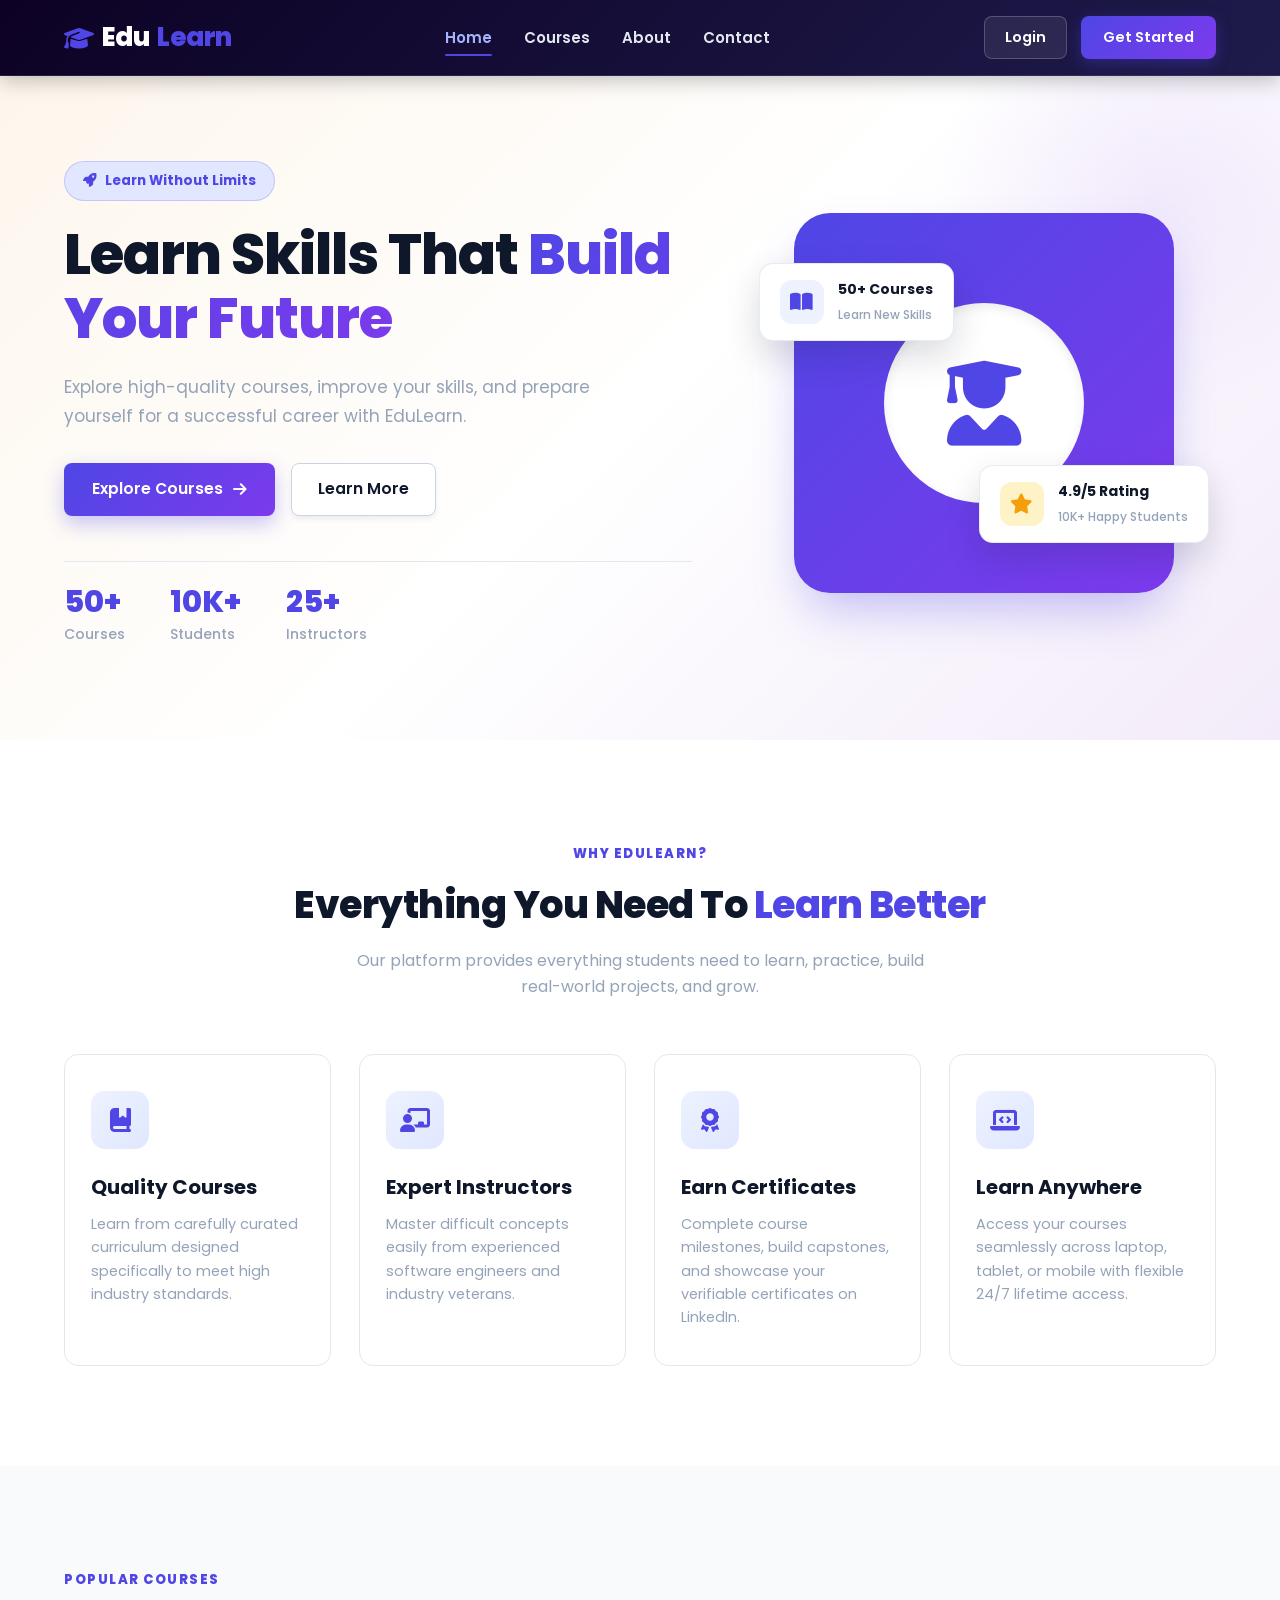
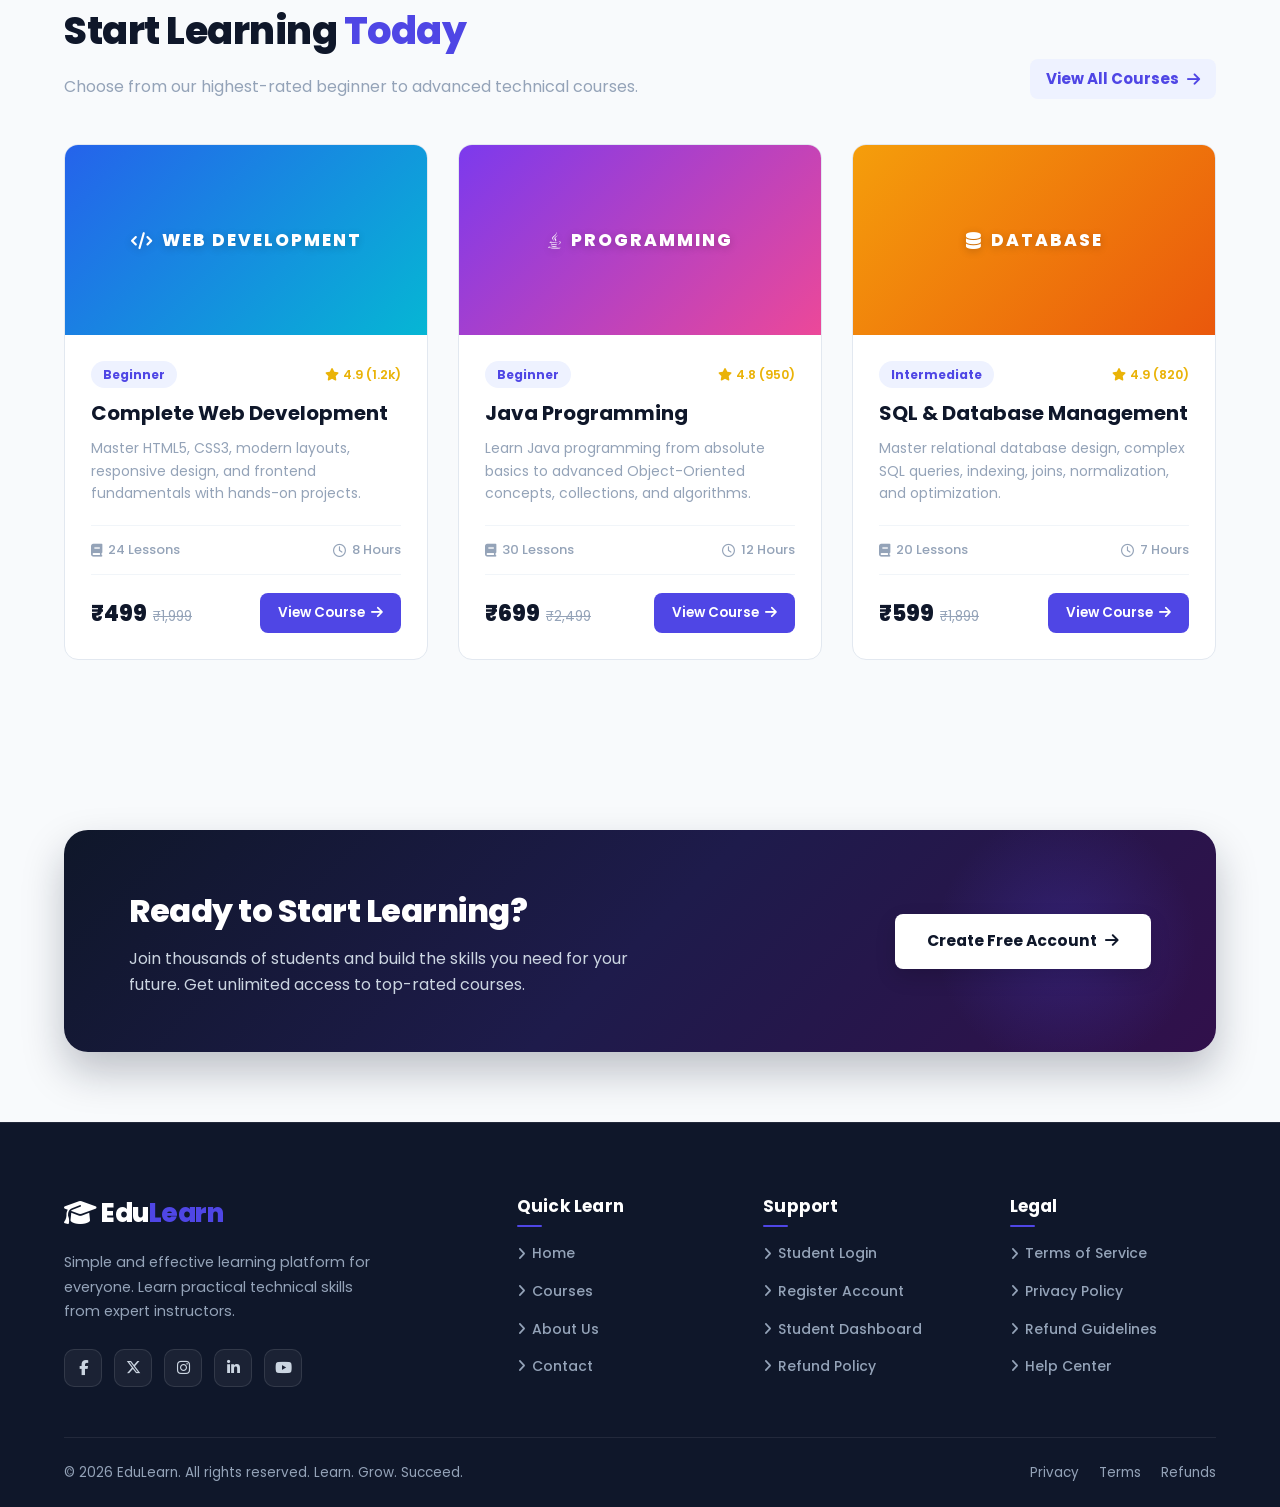
<file: index.html>
<!DOCTYPE html>
<html lang="en">
<head>
    <meta charset="UTF-8">
    <meta name="viewport" content="width=device-width, initial-scale=1.0">
    <title>EduLearn - Learn. Grow. Succeed.</title>

    <!-- Google Fonts -->
    <link rel="preconnect" href="https://fonts.googleapis.com">
    <link rel="preconnect" href="https://fonts.gstatic.com" crossorigin>
    <link href="https://fonts.googleapis.com/css2?family=Inter:wght@300;400;500;600;700&family=Poppins:wght@400;500;600;700;800&display=swap" rel="stylesheet">

    <!-- Font Awesome Icons -->
    <link rel="stylesheet" href="https://cdnjs.cloudflare.com/ajax/libs/font-awesome/6.5.1/css/all.min.css">

    <!-- Stylesheets -->
    <link rel="stylesheet" href="css/index.css">
    <link rel="stylesheet" href="css/footer.css">
</head>
<body>

    <!-- ================= NAVBAR ================= -->
    <header class="navbar">
        <div class="container nav-container">
            <a href="index.html" class="logo">
                <i class="fa-solid fa-graduation-cap"></i> Edu<span>Learn</span>
            </a>

            <!-- Mobile Hamburger Toggle -->
            <input type="checkbox" id="nav-toggle" class="nav-toggle-checkbox">
            <label for="nav-toggle" class="nav-toggle-label" aria-label="Toggle Navigation">
                <i class="fa-solid fa-bars"></i>
            </label>

            <nav class="nav-links">
                <a href="index.html" class="active">Home</a>
                <a href="course.html">Courses</a>
                <a href="about.html">About</a>
                <a href="contact.html">Contact</a>
            </nav>

            <div class="nav-buttons">
                <a href="login.html" class="login-btn">Login</a>
                <a href="register.html" class="register-btn">Get Started</a>
            </div>
        </div>
    </header>

    <main>
        <!-- ================= HERO SECTION ================= -->
        <section class="hero">
            <div class="container hero-container">
                <div class="hero-content">
                    <span class="hero-badge">
                        <i class="fa-solid fa-rocket"></i> Learn Without Limits
                    </span>

                    <h1>
                        Learn Skills That
                        <span>Build Your Future</span>
                    </h1>

                    <p>
                        Explore high-quality courses, improve your skills, and prepare yourself for a successful career with EduLearn.
                    </p>

                    <div class="hero-buttons">
                        <a href="course.html" class="primary-btn">
                            Explore Courses <i class="fa-solid fa-arrow-right"></i>
                        </a>
                        <a href="about.html" class="secondary-btn">
                            Learn More
                        </a>
                    </div>

                    <div class="hero-stats">
                        <div>
                            <h3>50+</h3>
                            <p>Courses</p>
                        </div>
                        <div>
                            <h3>10K+</h3>
                            <p>Students</p>
                        </div>
                        <div>
                            <h3>25+</h3>
                            <p>Instructors</p>
                        </div>
                    </div>
                </div>

                <!-- Hero Visual / Floating Cards -->
                <div class="hero-image">
                    <div class="image-card">
                        <!-- Floating Card 1 -->
                        <div class="floating-card card-one">
                            <div class="card-icon">
                                <i class="fa-solid fa-book-open"></i>
                            </div>
                            <div>
                                <strong>50+ Courses</strong>
                                <small>Learn New Skills</small>
                            </div>
                        </div>

                        <!-- Central Illustration Icon -->
                        <div class="student-illustration">
                            <i class="fa-solid fa-user-graduate"></i>
                        </div>

                        <!-- Floating Card 2 -->
                        <div class="floating-card card-two">
                            <div class="card-icon" style="color: #f59e0b; background: #fef3c7;">
                                <i class="fa-solid fa-star"></i>
                            </div>
                            <div>
                                <strong>4.9/5 Rating</strong>
                                <small>10K+ Happy Students</small>
                            </div>
                        </div>
                    </div>
                </div>
            </div>
        </section>

        <!-- ================= WHY EDULEARN? (FEATURES) ================= -->
        <section class="features">
            <div class="container">
                <div class="section-heading">
                    <span class="section-tag">WHY EDULEARN?</span>
                    <h2>
                        Everything You Need To
                        <span>Learn Better</span>
                    </h2>
                    <p>
                        Our platform provides everything students need to learn, practice, build real-world projects, and grow.
                    </p>
                </div>

                <div class="feature-grid">
                    <!-- Feature Card 1 -->
                    <div class="feature-card">
                        <div class="feature-icon">
                            <i class="fa-solid fa-book-bookmark"></i>
                        </div>
                        <h3>Quality Courses</h3>
                        <p>
                            Learn from carefully curated curriculum designed specifically to meet high industry standards.
                        </p>
                    </div>

                    <!-- Feature Card 2 -->
                    <div class="feature-card">
                        <div class="feature-icon">
                            <i class="fa-solid fa-chalkboard-user"></i>
                        </div>
                        <h3>Expert Instructors</h3>
                        <p>
                            Master difficult concepts easily from experienced software engineers and industry veterans.
                        </p>
                    </div>

                    <!-- Feature Card 3 -->
                    <div class="feature-card">
                        <div class="feature-icon">
                            <i class="fa-solid fa-award"></i>
                        </div>
                        <h3>Earn Certificates</h3>
                        <p>
                            Complete course milestones, build capstones, and showcase your verifiable certificates on LinkedIn.
                        </p>
                    </div>

                    <!-- Feature Card 4 -->
                    <div class="feature-card">
                        <div class="feature-icon">
                            <i class="fa-solid fa-laptop-code"></i>
                        </div>
                        <h3>Learn Anywhere</h3>
                        <p>
                            Access your courses seamlessly across laptop, tablet, or mobile with flexible 24/7 lifetime access.
                        </p>
                    </div>
                </div>
            </div>
        </section>

        <!-- ================= POPULAR COURSES ================= -->
        <section class="courses">
            <div class="container">
                <div class="course-header-row">
                    <div class="section-heading">
                        <span class="section-tag">POPULAR COURSES</span>
                        <h2>
                            Start Learning
                            <span>Today</span>
                        </h2>
                        <p>
                            Choose from our highest-rated beginner to advanced technical courses.
                        </p>
                    </div>

                    <a href="course.html" class="view-all-btn">
                        View All Courses <i class="fa-solid fa-arrow-right"></i>
                    </a>
                </div>

                <div class="course-grid">
                    <!-- Course 1 -->
                    <div class="course-card">
                        <div class="course-image web">
                            <span><i class="fa-solid fa-code"></i> WEB DEVELOPMENT</span>
                        </div>
                        <div class="course-content">
                            <div class="course-badge-row">
                                <span class="course-level">Beginner</span>
                                <div class="course-rating">
                                    <i class="fa-solid fa-star"></i> 4.9 (1.2k)
                                </div>
                            </div>
                            <h3>Complete Web Development</h3>
                            <p>
                                Master HTML5, CSS3, modern layouts, responsive design, and frontend fundamentals with hands-on projects.
                            </p>
                            <div class="course-info">
                                <span><i class="fa-solid fa-book"></i> 24 Lessons</span>
                                <span><i class="fa-regular fa-clock"></i> 8 Hours</span>
                            </div>
                            <div class="course-bottom">
                                <div class="course-price">
                                    <strong>₹499</strong>
                                    <del>₹1,999</del>
                                </div>
                                <a href="course-details.html" class="course-btn">
                                    View Course <i class="fa-solid fa-arrow-right"></i>
                                </a>
                            </div>
                        </div>
                    </div>

                    <!-- Course 2 -->
                    <div class="course-card">
                        <div class="course-image programming">
                            <span><i class="fa-brands fa-java"></i> PROGRAMMING</span>
                        </div>
                        <div class="course-content">
                            <div class="course-badge-row">
                                <span class="course-level">Beginner</span>
                                <div class="course-rating">
                                    <i class="fa-solid fa-star"></i> 4.8 (950)
                                </div>
                            </div>
                            <h3>Java Programming</h3>
                            <p>
                                Learn Java programming from absolute basics to advanced Object-Oriented concepts, collections, and algorithms.
                            </p>
                            <div class="course-info">
                                <span><i class="fa-solid fa-book"></i> 30 Lessons</span>
                                <span><i class="fa-regular fa-clock"></i> 12 Hours</span>
                            </div>
                            <div class="course-bottom">
                                <div class="course-price">
                                    <strong>₹699</strong>
                                    <del>₹2,499</del>
                                </div>
                                <a href="course-details.html" class="course-btn">
                                    View Course <i class="fa-solid fa-arrow-right"></i>
                                </a>
                            </div>
                        </div>
                    </div>

                    <!-- Course 3 -->
                    <div class="course-card">
                        <div class="course-image database">
                            <span><i class="fa-solid fa-database"></i> DATABASE</span>
                        </div>
                        <div class="course-content">
                            <div class="course-badge-row">
                                <span class="course-level">Intermediate</span>
                                <div class="course-rating">
                                    <i class="fa-solid fa-star"></i> 4.9 (820)
                                </div>
                            </div>
                            <h3>SQL & Database Management</h3>
                            <p>
                                Master relational database design, complex SQL queries, indexing, joins, normalization, and optimization.
                            </p>
                            <div class="course-info">
                                <span><i class="fa-solid fa-book"></i> 20 Lessons</span>
                                <span><i class="fa-regular fa-clock"></i> 7 Hours</span>
                            </div>
                            <div class="course-bottom">
                                <div class="course-price">
                                    <strong>₹599</strong>
                                    <del>₹1,899</del>
                                </div>
                                <a href="course-details.html" class="course-btn">
                                    View Course <i class="fa-solid fa-arrow-right"></i>
                                </a>
                            </div>
                        </div>
                    </div>
                </div>
            </div>
        </section>

        <!-- ================= CTA SECTION ================= -->
        <section class="cta">
            <div class="container">
                <div class="cta-container">
                    <div class="cta-text">
                        <h2>Ready to Start Learning?</h2>
                        <p>
                            Join thousands of students and build the skills you need for your future. Get unlimited access to top-rated courses.
                        </p>
                    </div>
                    <a href="register.html" class="cta-btn">
                        Create Free Account <i class="fa-solid fa-arrow-right"></i>
                    </a>
                </div>
            </div>
        </section>
    </main>

    <!-- ================= FOOTER ================= -->
    <footer class="footer">
        <div class="footer-container">
            <div class="top-footer">
                <!-- Col 1: Brand & Bio -->
                <div class="footer-col footer-brand">
                    <a href="index.html" class="footer-logo">
                        <i class="fa-solid fa-graduation-cap"></i> Edu<span>Learn</span>
                    </a>
                    <p>
                        Simple and effective learning platform for everyone. Learn practical technical skills from expert instructors.
                    </p>
                    <div class="social-icons">
                        <a href="https://facebook.com" class="social-icon facebook" aria-label="Facebook" target="_blank"><i class="fa-brands fa-facebook-f"></i></a>
                        <a href="https://twitter.com" class="social-icon twitter" aria-label="Twitter"><i class="fa-brands fa-x-twitter"></i></a>
                        <a href="https://instagram.com" class="social-icon instagram" aria-label="Instagram"><i class="fa-brands fa-instagram"></i></a>
                        <a href="https://linkedin.com" class="social-icon linkedin" aria-label="LinkedIn"><i class="fa-brands fa-linkedin-in"></i></a>
                        <a href="https://youtube.com" class="social-icon youtube" aria-label="YouTube"><i class="fa-brands fa-youtube"></i></a>
                    </div>
                </div>

                <!-- Col 2: Quick Links -->
                <div class="footer-col">
                    <h3>Quick Learn</h3>
                    <ul class="footer-links">
                        <li><a href="index.html"><i class="fa-solid fa-angle-right"></i> Home</a></li>
                        <li><a href="course.html"><i class="fa-solid fa-angle-right"></i> Courses</a></li>
                        <li><a href="about.html"><i class="fa-solid fa-angle-right"></i> About Us</a></li>
                        <li><a href="contact.html"><i class="fa-solid fa-angle-right"></i> Contact</a></li>
                    </ul>
                </div>

                <!-- Col 3: Support -->
                <div class="footer-col">
                    <h3>Support</h3>
                    <ul class="footer-links">
                        <li><a href="login.html"><i class="fa-solid fa-angle-right"></i> Student Login</a></li>
                        <li><a href="register.html"><i class="fa-solid fa-angle-right"></i> Register Account</a></li>
                        <li><a href="student.html"><i class="fa-solid fa-angle-right"></i> Student Dashboard</a></li>
                        <li><a href="refund.html"><i class="fa-solid fa-angle-right"></i> Refund Policy</a></li>
                    </ul>
                </div>

                <!-- Col 4: Legal -->
                <div class="footer-col">
                    <h3>Legal</h3>
                    <ul class="footer-links">
                        <li><a href="privacy.html"><i class="fa-solid fa-angle-right"></i> Terms of Service</a></li>
                        <li><a href="privacy.html"><i class="fa-solid fa-angle-right"></i> Privacy Policy</a></li>
                        <li><a href="refund.html"><i class="fa-solid fa-angle-right"></i> Refund Guidelines</a></li>
                        <li><a href="contact.html"><i class="fa-solid fa-angle-right"></i> Help Center</a></li>
                    </ul>
                </div>
            </div>

            <hr class="footer-divider">

            <div class="bottom-footer">
                <p>&copy; 2026 EduLearn. All rights reserved. Learn. Grow. Succeed.</p>
                <div class="bottom-links">
                    <a href="privacy.html">Privacy</a>
                    <a href="privacy.html">Terms</a>
                    <a href="refund.html">Refunds</a>
                </div>
            </div>
        </div>
    </footer>

</body>
</html>
</file>
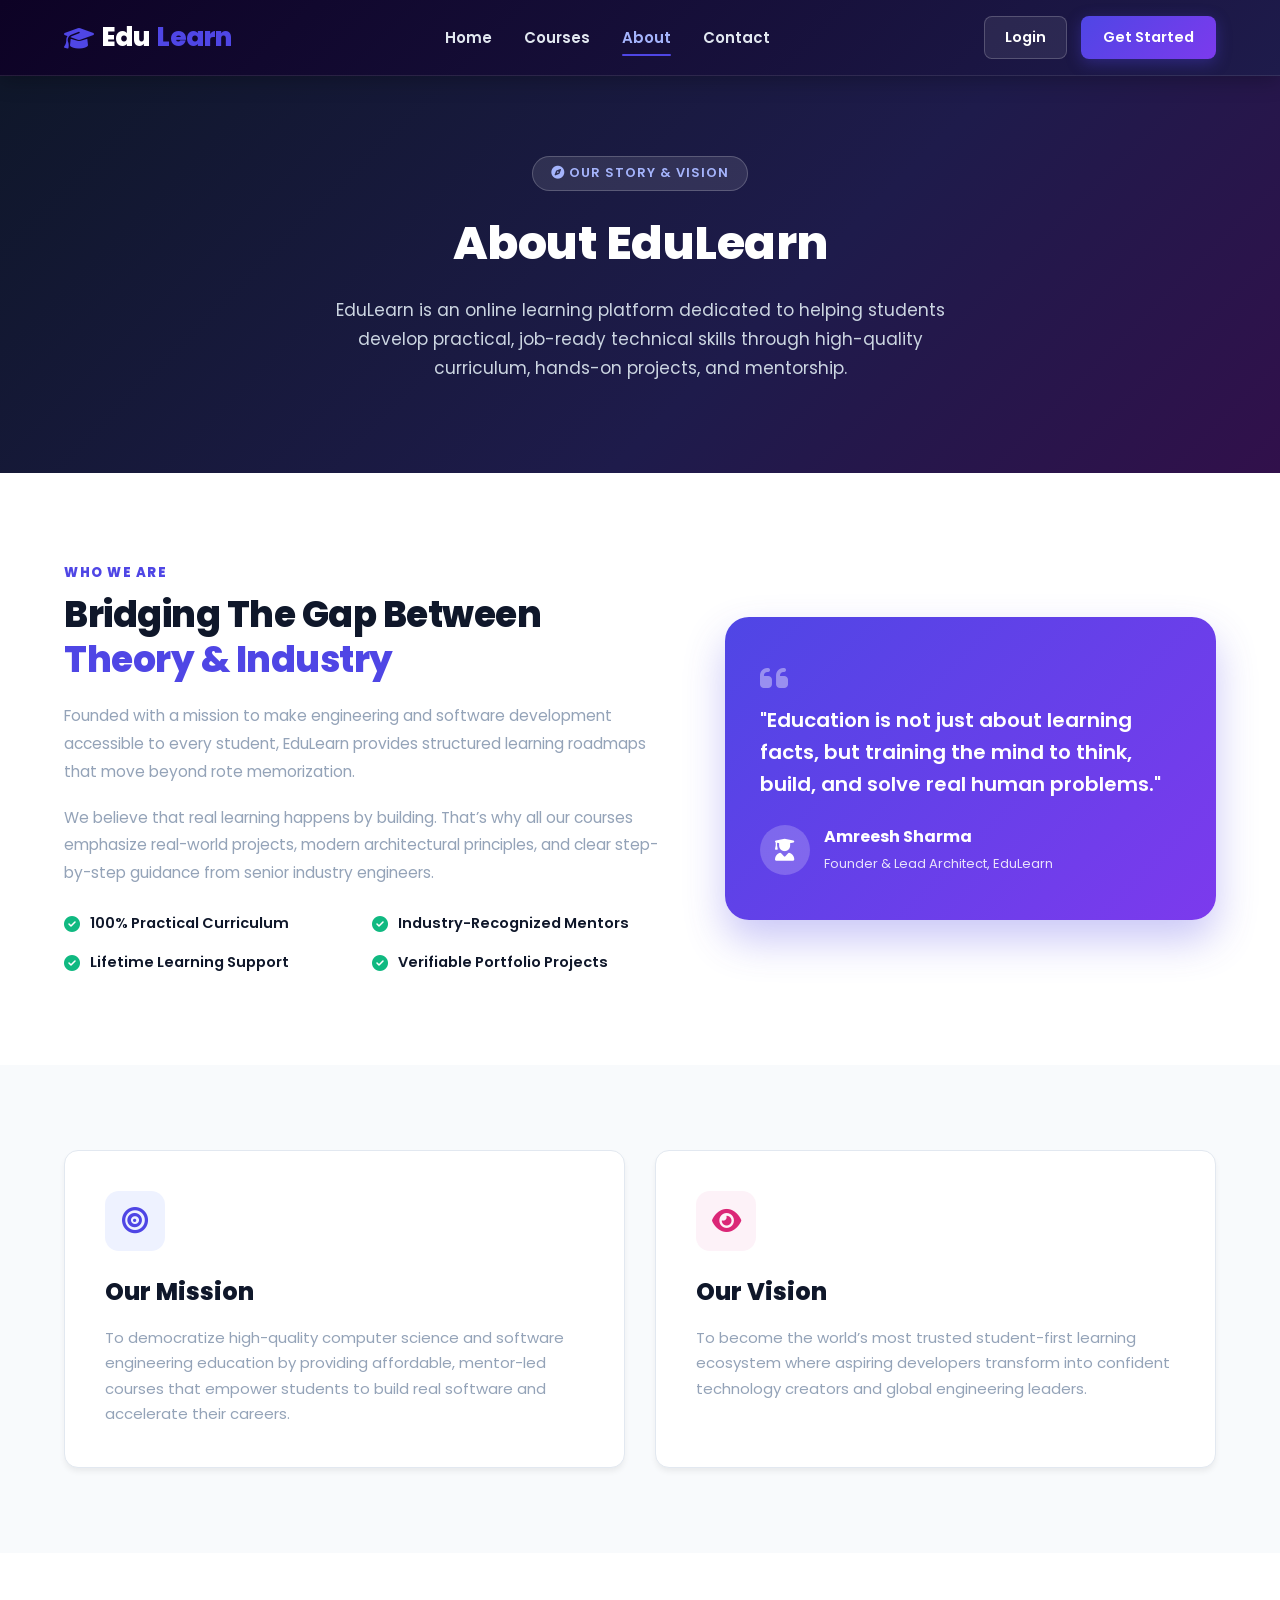
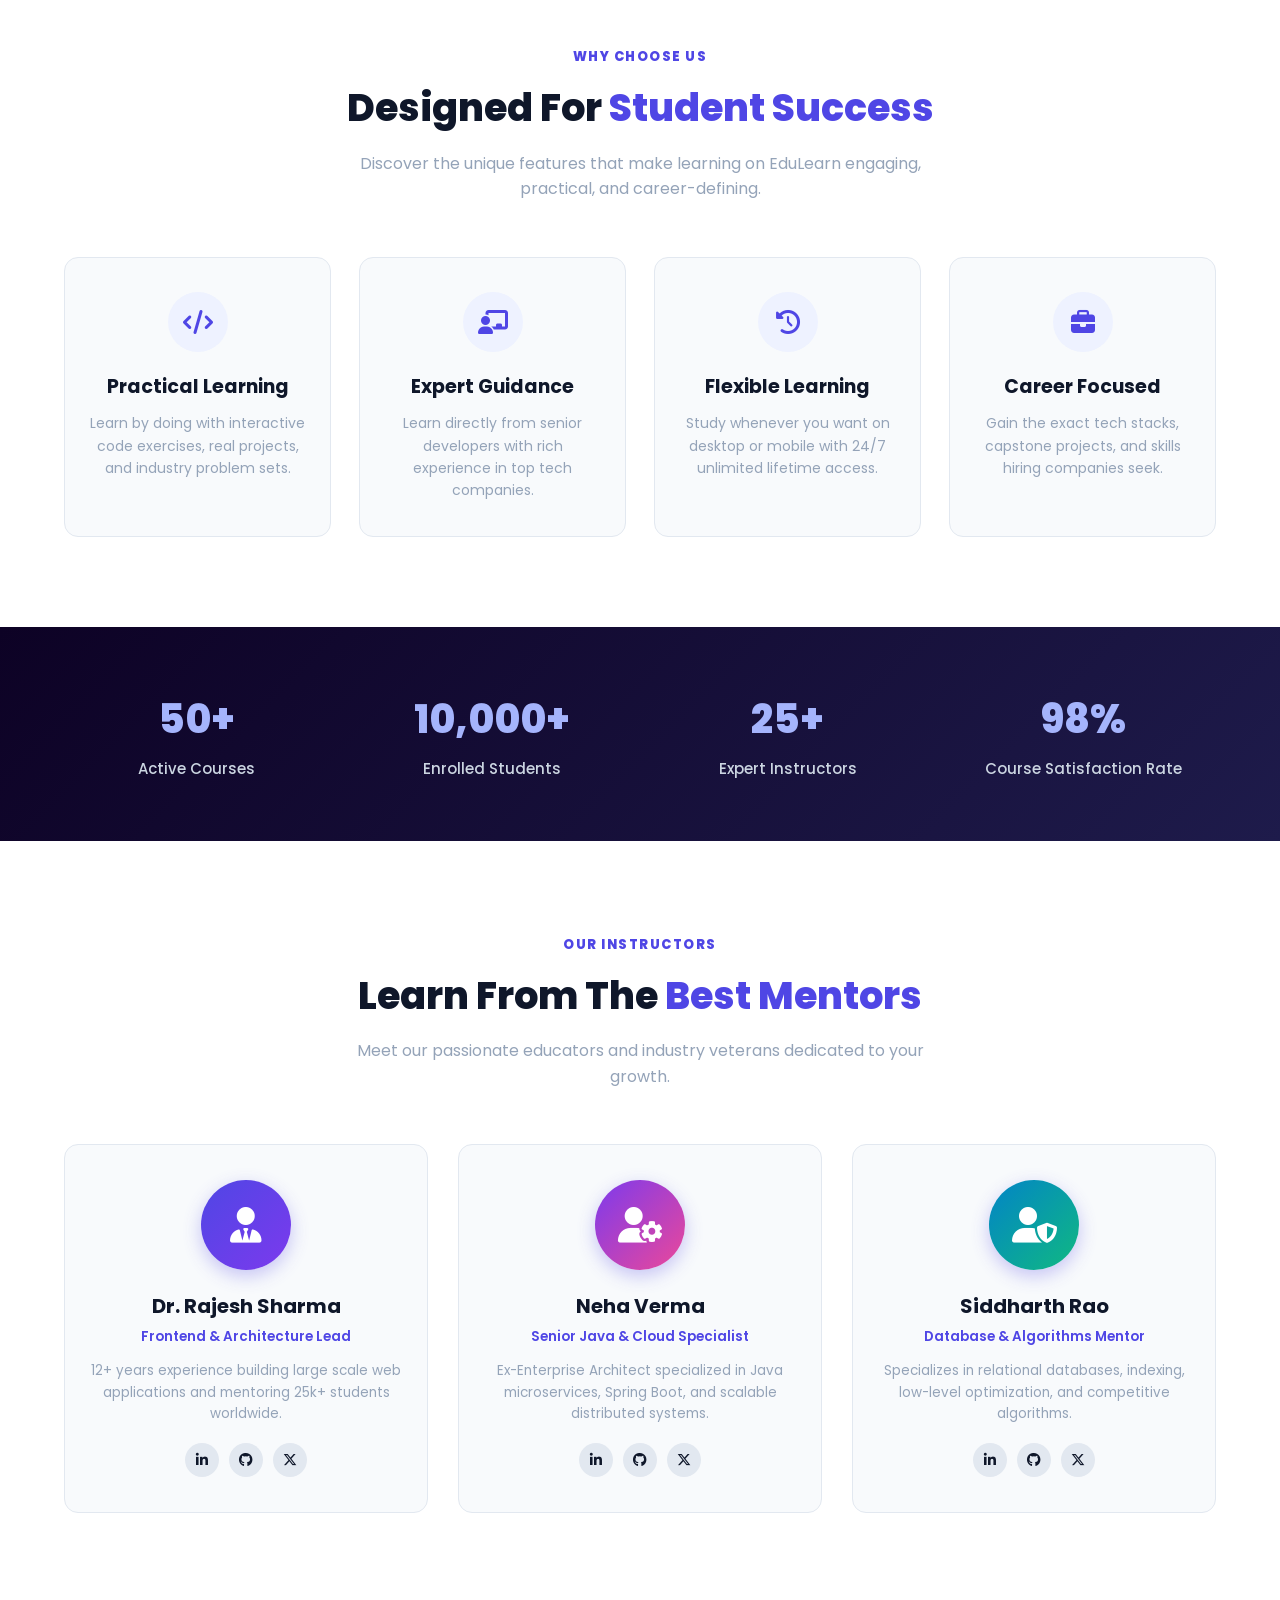
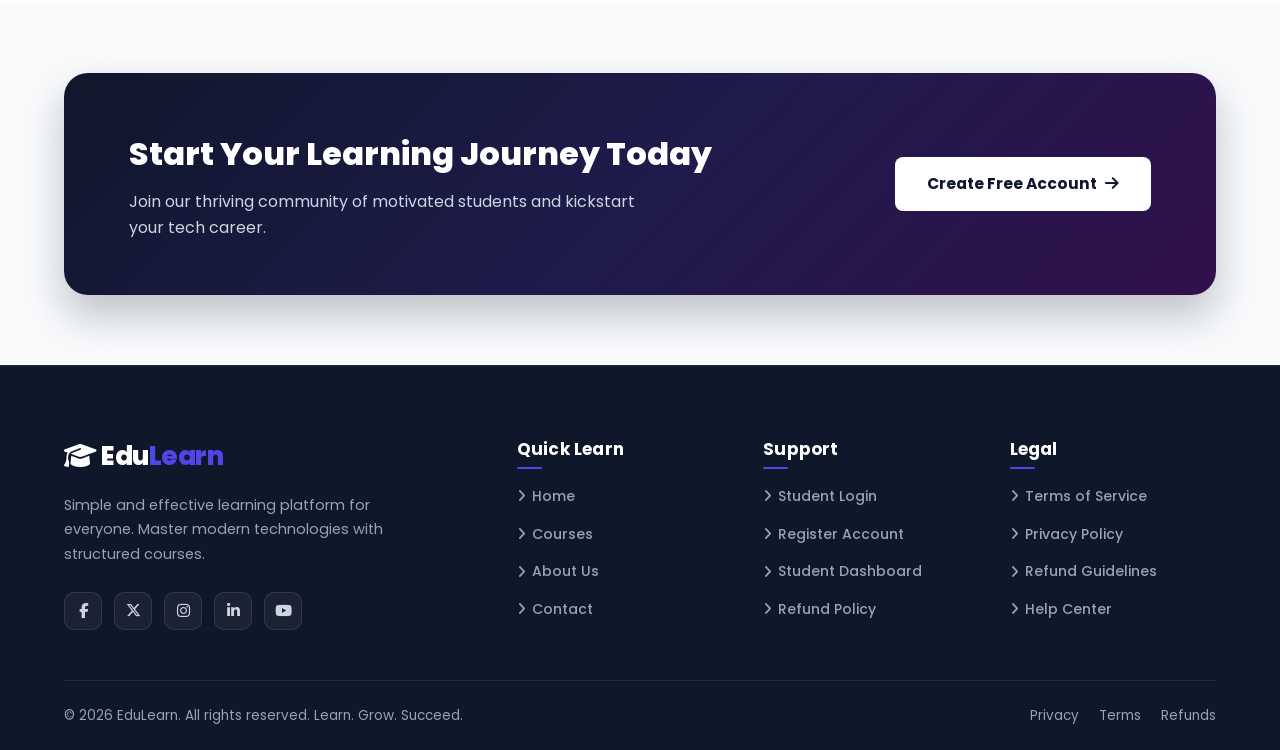
<file: about.html>
<!DOCTYPE html>
<html lang="en">
<head>
    <meta charset="UTF-8">
    <meta name="viewport" content="width=device-width, initial-scale=1.0">
    <title>About Us - EduLearn | Learn. Grow. Succeed.</title>

    <!-- Google Fonts -->
    <link rel="preconnect" href="https://fonts.googleapis.com">
    <link rel="preconnect" href="https://fonts.gstatic.com" crossorigin>
    <link href="https://fonts.googleapis.com/css2?family=Inter:wght@300;400;500;600;700&family=Poppins:wght@400;500;600;700;800&display=swap" rel="stylesheet">

    <!-- Font Awesome Icons -->
    <link rel="stylesheet" href="https://cdnjs.cloudflare.com/ajax/libs/font-awesome/6.5.1/css/all.min.css">

    <!-- Stylesheets -->
    <link rel="stylesheet" href="css/about.css">
    <link rel="stylesheet" href="css/footer.css">
</head>
<body>

    <!-- ================= NAVBAR ================= -->
    <header class="navbar">
        <div class="container nav-container">
            <a href="index.html" class="logo">
                <i class="fa-solid fa-graduation-cap"></i> Edu<span>Learn</span>
            </a>

            <input type="checkbox" id="nav-toggle" class="nav-toggle-checkbox">
            <label for="nav-toggle" class="nav-toggle-label" aria-label="Toggle Navigation">
                <i class="fa-solid fa-bars"></i>
            </label>

            <nav class="nav-links">
                <a href="index.html">Home</a>
                <a href="course.html">Courses</a>
                <a href="about.html" class="active">About</a>
                <a href="contact.html">Contact</a>
            </nav>

            <div class="nav-buttons">
                <a href="login.html" class="login-btn">Login</a>
                <a href="register.html" class="register-btn">Get Started</a>
            </div>
        </div>
    </header>

    <main>
        <!-- ================= ABOUT HERO ================= -->
        <section class="about-hero">
            <div class="container">
                <span class="about-hero-badge"><i class="fa-solid fa-compass"></i> Our Story &amp; Vision</span>
                <h1>About EduLearn</h1>
                <p>
                    EduLearn is an online learning platform dedicated to helping students develop practical, job-ready technical skills through high-quality curriculum, hands-on projects, and mentorship.
                </p>
            </div>
        </section>

        <!-- ================= WHO WE ARE ================= -->
        <section class="who-we-are">
            <div class="container">
                <div class="who-grid">
                    <div class="who-content">
                        <span class="sub-title">WHO WE ARE</span>
                        <h2>Bridging The Gap Between <span>Theory &amp; Industry</span></h2>
                        <p>
                            Founded with a mission to make engineering and software development accessible to every student, EduLearn provides structured learning roadmaps that move beyond rote memorization.
                        </p>
                        <p>
                            We believe that real learning happens by building. That’s why all our courses emphasize real-world projects, modern architectural principles, and clear step-by-step guidance from senior industry engineers.
                        </p>
                        <div class="who-highlights">
                            <div class="highlight-item"><i class="fa-solid fa-circle-check"></i> 100% Practical Curriculum</div>
                            <div class="highlight-item"><i class="fa-solid fa-circle-check"></i> Industry-Recognized Mentors</div>
                            <div class="highlight-item"><i class="fa-solid fa-circle-check"></i> Lifetime Learning Support</div>
                            <div class="highlight-item"><i class="fa-solid fa-circle-check"></i> Verifiable Portfolio Projects</div>
                        </div>
                    </div>

                    <div class="who-graphic-card">
                        <div class="quote-box">
                            <i class="fa-solid fa-quote-left"></i>
                            "Education is not just about learning facts, but training the mind to think, build, and solve real human problems."
                        </div>
                        <div class="quote-author">
                            <div class="avatar-icon"><i class="fa-solid fa-user-graduate"></i></div>
                            <div>
                                <strong>Amreesh Sharma</strong>
                                <span>Founder &amp; Lead Architect, EduLearn</span>
                            </div>
                        </div>
                    </div>
                </div>
            </div>
        </section>

        <!-- ================= MISSION & VISION ================= -->
        <section class="mission-vision">
            <div class="container">
                <div class="mv-grid">
                    <div class="mv-card">
                        <div class="mv-icon"><i class="fa-solid fa-bullseye"></i></div>
                        <h3>Our Mission</h3>
                        <p>
                            To democratize high-quality computer science and software engineering education by providing affordable, mentor-led courses that empower students to build real software and accelerate their careers.
                        </p>
                    </div>

                    <div class="mv-card vision">
                        <div class="mv-icon"><i class="fa-solid fa-eye"></i></div>
                        <h3>Our Vision</h3>
                        <p>
                            To become the world’s most trusted student-first learning ecosystem where aspiring developers transform into confident technology creators and global engineering leaders.
                        </p>
                    </div>
                </div>
            </div>
        </section>

        <!-- ================= WHY CHOOSE EDULEARN? ================= -->
        <section class="why-choose">
            <div class="container">
                <div class="section-heading">
                    <span class="section-tag">WHY CHOOSE US</span>
                    <h2>Designed For <span>Student Success</span></h2>
                    <p>
                        Discover the unique features that make learning on EduLearn engaging, practical, and career-defining.
                    </p>
                </div>

                <div class="features-grid">
                    <div class="feature-item">
                        <div class="f-icon"><i class="fa-solid fa-code"></i></div>
                        <h4>Practical Learning</h4>
                        <p>Learn by doing with interactive code exercises, real projects, and industry problem sets.</p>
                    </div>

                    <div class="feature-item">
                        <div class="f-icon"><i class="fa-solid fa-chalkboard-user"></i></div>
                        <h4>Expert Guidance</h4>
                        <p>Learn directly from senior developers with rich experience in top tech companies.</p>
                    </div>

                    <div class="feature-item">
                        <div class="f-icon"><i class="fa-solid fa-clock-rotate-left"></i></div>
                        <h4>Flexible Learning</h4>
                        <p>Study whenever you want on desktop or mobile with 24/7 unlimited lifetime access.</p>
                    </div>

                    <div class="feature-item">
                        <div class="f-icon"><i class="fa-solid fa-briefcase"></i></div>
                        <h4>Career Focused</h4>
                        <p>Gain the exact tech stacks, capstone projects, and skills hiring companies seek.</p>
                    </div>
                </div>
            </div>
        </section>

        <!-- ================= STATS STRIP ================= -->
        <section class="stats-strip">
            <div class="container">
                <div class="stats-grid">
                    <div class="stat-box">
                        <h3>50+</h3>
                        <p>Active Courses</p>
                    </div>
                    <div class="stat-box">
                        <h3>10,000+</h3>
                        <p>Enrolled Students</p>
                    </div>
                    <div class="stat-box">
                        <h3>25+</h3>
                        <p>Expert Instructors</p>
                    </div>
                    <div class="stat-box">
                        <h3>98%</h3>
                        <p>Course Satisfaction Rate</p>
                    </div>
                </div>
            </div>
        </section>

        <!-- ================= INSTRUCTOR TEAM ================= -->
        <section class="team-section">
            <div class="container">
                <div class="section-heading">
                    <span class="section-tag">OUR INSTRUCTORS</span>
                    <h2>Learn From The <span>Best Mentors</span></h2>
                    <p>Meet our passionate educators and industry veterans dedicated to your growth.</p>
                </div>

                <div class="team-grid">
                    <div class="team-card">
                        <div class="team-avatar"><i class="fa-solid fa-user-tie"></i></div>
                        <h3>Dr. Rajesh Sharma</h3>
                        <span class="team-role">Frontend &amp; Architecture Lead</span>
                        <p>12+ years experience building large scale web applications and mentoring 25k+ students worldwide.</p>
                        <div class="team-socials">
                            <a href="#" aria-label="LinkedIn"><i class="fa-brands fa-linkedin-in"></i></a>
                            <a href="#" aria-label="GitHub"><i class="fa-brands fa-github"></i></a>
                            <a href="#" aria-label="Twitter"><i class="fa-brands fa-x-twitter"></i></a>
                        </div>
                    </div>

                    <div class="team-card">
                        <div class="team-avatar" style="background: linear-gradient(135deg, #7c3aed, #ec4899);"><i class="fa-solid fa-user-gear"></i></div>
                        <h3>Neha Verma</h3>
                        <span class="team-role">Senior Java &amp; Cloud Specialist</span>
                        <p>Ex-Enterprise Architect specialized in Java microservices, Spring Boot, and scalable distributed systems.</p>
                        <div class="team-socials">
                            <a href="#" aria-label="LinkedIn"><i class="fa-brands fa-linkedin-in"></i></a>
                            <a href="#" aria-label="GitHub"><i class="fa-brands fa-github"></i></a>
                            <a href="#" aria-label="Twitter"><i class="fa-brands fa-x-twitter"></i></a>
                        </div>
                    </div>

                    <div class="team-card">
                        <div class="team-avatar" style="background: linear-gradient(135deg, #0284c7, #10b981);"><i class="fa-solid fa-user-shield"></i></div>
                        <h3>Siddharth Rao</h3>
                        <span class="team-role">Database &amp; Algorithms Mentor</span>
                        <p>Specializes in relational databases, indexing, low-level optimization, and competitive algorithms.</p>
                        <div class="team-socials">
                            <a href="#" aria-label="LinkedIn"><i class="fa-brands fa-linkedin-in"></i></a>
                            <a href="#" aria-label="GitHub"><i class="fa-brands fa-github"></i></a>
                            <a href="#" aria-label="Twitter"><i class="fa-brands fa-x-twitter"></i></a>
                        </div>
                    </div>
                </div>
            </div>
        </section>

        <!-- ================= CTA BANNER ================= -->
        <section class="about-cta">
            <div class="container">
                <div class="cta-container">
                    <div class="cta-text">
                        <h2>Start Your Learning Journey Today</h2>
                        <p>Join our thriving community of motivated students and kickstart your tech career.</p>
                    </div>
                    <a href="register.html" class="cta-btn">
                        Create Free Account <i class="fa-solid fa-arrow-right"></i>
                    </a>
                </div>
            </div>
        </section>
    </main>

    <!-- ================= FOOTER ================= -->
    <footer class="footer">
        <div class="footer-container">
            <div class="top-footer">
                <div class="footer-col footer-brand">
                    <a href="index.html" class="footer-logo">
                        <i class="fa-solid fa-graduation-cap"></i> Edu<span>Learn</span>
                    </a>
                    <p>
                        Simple and effective learning platform for everyone. Master modern technologies with structured courses.
                    </p>
                    <div class="social-icons">
                        <a href="https://facebook.com" class="social-icon facebook" aria-label="Facebook" target="_blank"><i class="fa-brands fa-facebook-f"></i></a>
                        <a href="https://twitter.com" class="social-icon twitter" aria-label="Twitter"><i class="fa-brands fa-x-twitter"></i></a>
                        <a href="https://instagram.com" class="social-icon instagram" aria-label="Instagram"><i class="fa-brands fa-instagram"></i></a>
                        <a href="https://linkedin.com" class="social-icon linkedin" aria-label="LinkedIn"><i class="fa-brands fa-linkedin-in"></i></a>
                        <a href="https://youtube.com" class="social-icon youtube" aria-label="YouTube"><i class="fa-brands fa-youtube"></i></a>
                    </div>
                </div>

                <div class="footer-col">
                    <h3>Quick Learn</h3>
                    <ul class="footer-links">
                        <li><a href="index.html"><i class="fa-solid fa-angle-right"></i> Home</a></li>
                        <li><a href="course.html"><i class="fa-solid fa-angle-right"></i> Courses</a></li>
                        <li><a href="about.html"><i class="fa-solid fa-angle-right"></i> About Us</a></li>
                        <li><a href="contact.html"><i class="fa-solid fa-angle-right"></i> Contact</a></li>
                    </ul>
                </div>

                <div class="footer-col">
                    <h3>Support</h3>
                    <ul class="footer-links">
                        <li><a href="login.html"><i class="fa-solid fa-angle-right"></i> Student Login</a></li>
                        <li><a href="register.html"><i class="fa-solid fa-angle-right"></i> Register Account</a></li>
                        <li><a href="student.html"><i class="fa-solid fa-angle-right"></i> Student Dashboard</a></li>
                        <li><a href="refund.html"><i class="fa-solid fa-angle-right"></i> Refund Policy</a></li>
                    </ul>
                </div>

                <div class="footer-col">
                    <h3>Legal</h3>
                    <ul class="footer-links">
                        <li><a href="privacy.html"><i class="fa-solid fa-angle-right"></i> Terms of Service</a></li>
                        <li><a href="privacy.html"><i class="fa-solid fa-angle-right"></i> Privacy Policy</a></li>
                        <li><a href="refund.html"><i class="fa-solid fa-angle-right"></i> Refund Guidelines</a></li>
                        <li><a href="contact.html"><i class="fa-solid fa-angle-right"></i> Help Center</a></li>
                    </ul>
                </div>
            </div>

            <hr class="footer-divider">

            <div class="bottom-footer">
                <p>&copy; 2026 EduLearn. All rights reserved. Learn. Grow. Succeed.</p>
                <div class="bottom-links">
                    <a href="privacy.html">Privacy</a>
                    <a href="privacy.html">Terms</a>
                    <a href="refund.html">Refunds</a>
                </div>
            </div>
        </div>
    </footer>

</body>
</html>
</file>
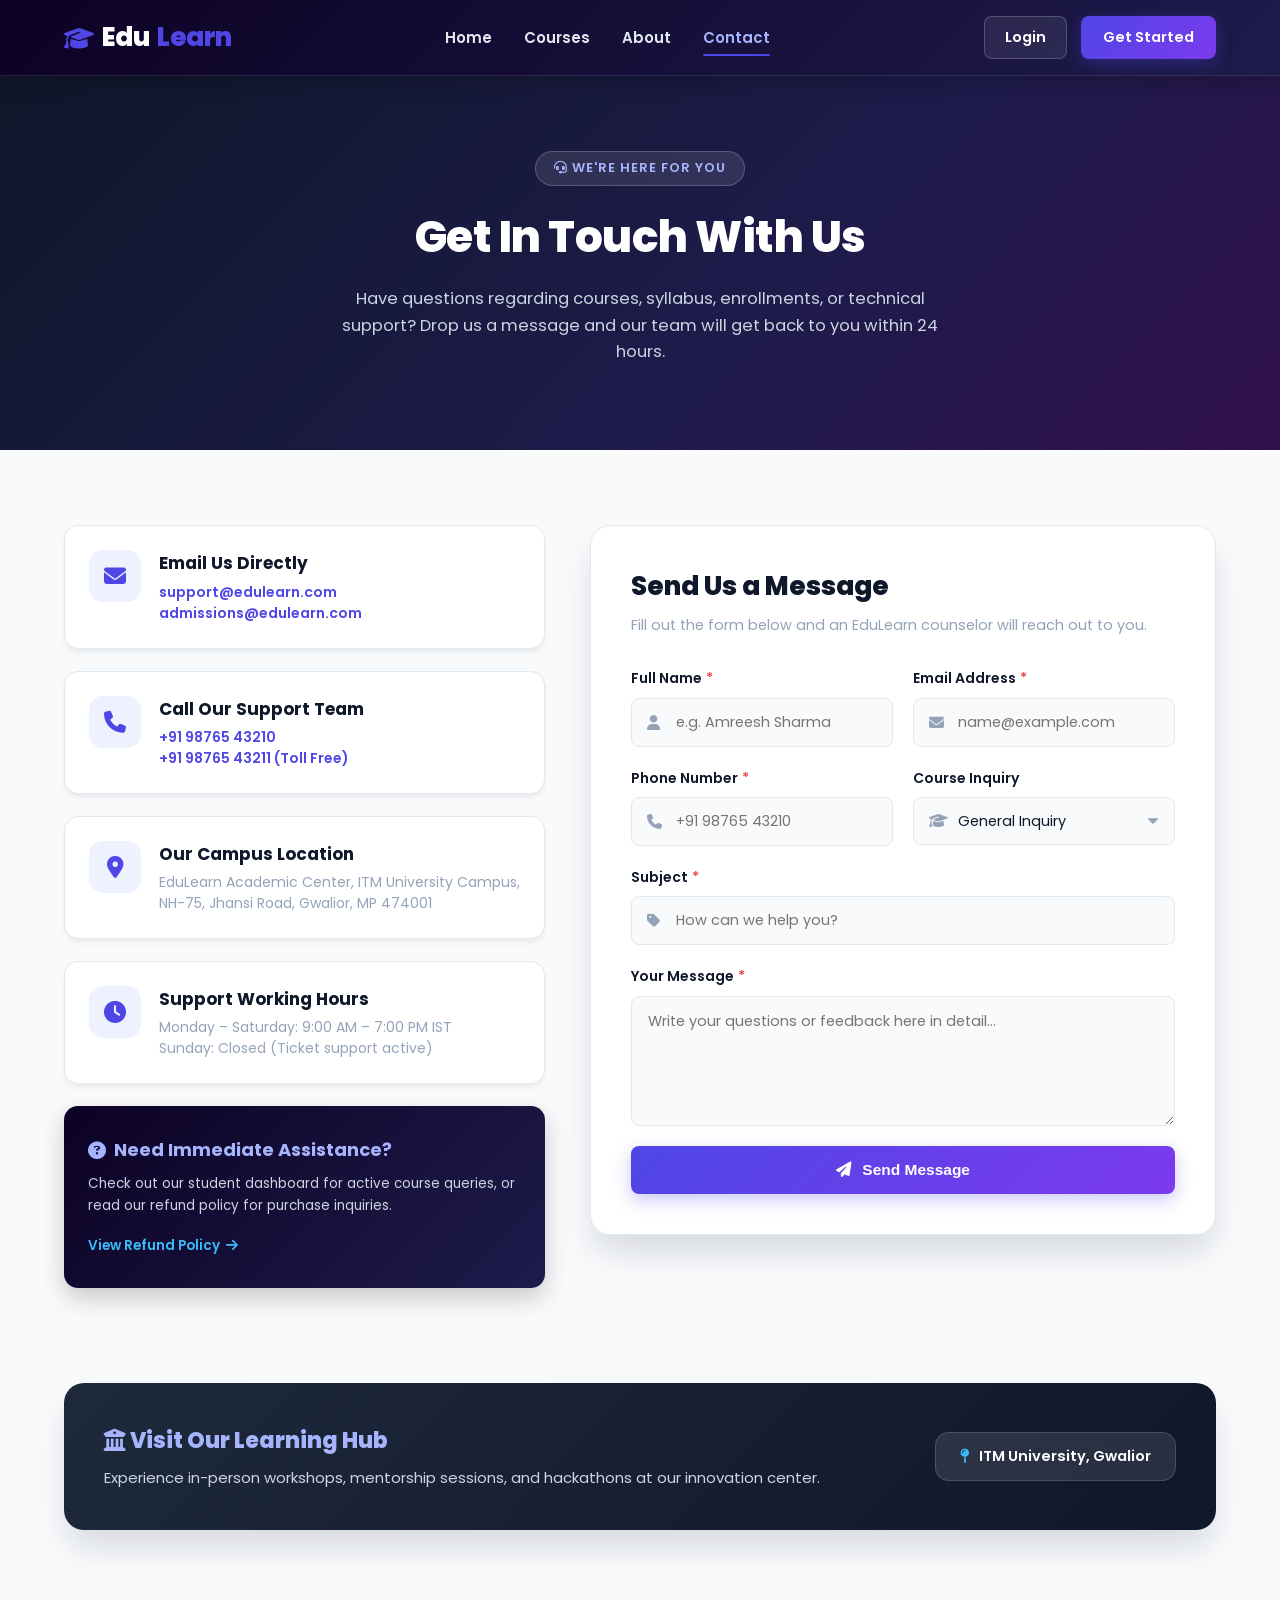
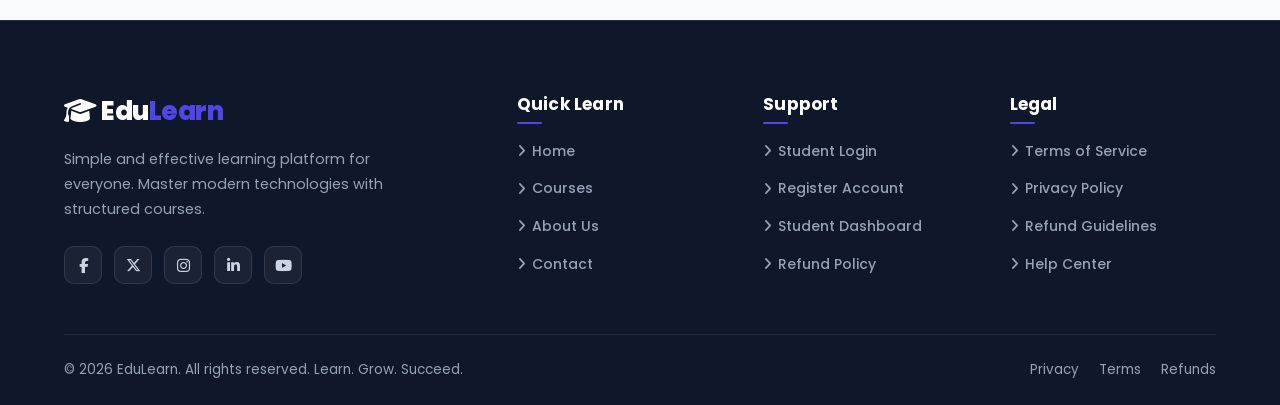
<file: contact.html>
<!DOCTYPE html>
<html lang="en">
<head>
    <meta charset="UTF-8">
    <meta name="viewport" content="width=device-width, initial-scale=1.0">
    <title>Contact Us - EduLearn | Learn. Grow. Succeed.</title>

    <!-- Google Fonts -->
    <link rel="preconnect" href="https://fonts.googleapis.com">
    <link rel="preconnect" href="https://fonts.gstatic.com" crossorigin>
    <link href="https://fonts.googleapis.com/css2?family=Inter:wght@300;400;500;600;700&family=Poppins:wght@400;500;600;700;800&display=swap" rel="stylesheet">

    <!-- Font Awesome Icons -->
    <link rel="stylesheet" href="https://cdnjs.cloudflare.com/ajax/libs/font-awesome/6.5.1/css/all.min.css">

    <!-- Stylesheets -->
    <link rel="stylesheet" href="css/contact.css">
    <link rel="stylesheet" href="css/footer.css">
</head>
<body>

    <!-- ================= NAVBAR ================= -->
    <header class="navbar">
        <div class="container nav-container">
            <a href="index.html" class="logo">
                <i class="fa-solid fa-graduation-cap"></i> Edu<span>Learn</span>
            </a>

            <input type="checkbox" id="nav-toggle" class="nav-toggle-checkbox">
            <label for="nav-toggle" class="nav-toggle-label" aria-label="Toggle Navigation">
                <i class="fa-solid fa-bars"></i>
            </label>

            <nav class="nav-links">
                <a href="index.html">Home</a>
                <a href="course.html">Courses</a>
                <a href="about.html">About</a>
                <a href="contact.html" class="active">Contact</a>
            </nav>

            <div class="nav-buttons">
                <a href="login.html" class="login-btn">Login</a>
                <a href="register.html" class="register-btn">Get Started</a>
            </div>
        </div>
    </header>

    <main>
        <!-- ================= PAGE BANNER ================= -->
        <section class="contact-hero">
            <div class="container">
                <span class="contact-hero-badge"><i class="fa-solid fa-headset"></i> We're Here For You</span>
                <h1>Get In Touch With Us</h1>
                <p>
                    Have questions regarding courses, syllabus, enrollments, or technical support? Drop us a message and our team will get back to you within 24 hours.
                </p>
            </div>
        </section>

        <!-- ================= CONTACT SECTION ================= -->
        <section class="contact-section">
            <div class="container">
                <div class="contact-grid">

                    <!-- Left Column: Info Cards -->
                    <div class="contact-info-wrap">

                        <!-- Email Card -->
                        <div class="info-card">
                            <div class="info-icon">
                                <i class="fa-solid fa-envelope"></i>
                            </div>
                            <div class="info-content">
                                <h3>Email Us Directly</h3>
                                <p><a href="mailto:support@edulearn.com">support@edulearn.com</a></p>
                                <p><a href="mailto:admissions@edulearn.com">admissions@edulearn.com</a></p>
                            </div>
                        </div>

                        <!-- Phone Card -->
                        <div class="info-card">
                            <div class="info-icon">
                                <i class="fa-solid fa-phone"></i>
                            </div>
                            <div class="info-content">
                                <h3>Call Our Support Team</h3>
                                <p><a href="tel:+919876543210">+91 98765 43210</a></p>
                                <p><a href="tel:+919876543211">+91 98765 43211 (Toll Free)</a></p>
                            </div>
                        </div>

                        <!-- Address Card -->
                        <div class="info-card">
                            <div class="info-icon">
                                <i class="fa-solid fa-location-dot"></i>
                            </div>
                            <div class="info-content">
                                <h3>Our Campus Location</h3>
                                <p>EduLearn Academic Center, ITM University Campus, NH-75, Jhansi Road, Gwalior, MP 474001</p>
                            </div>
                        </div>

                        <!-- Hours Card -->
                        <div class="info-card">
                            <div class="info-icon">
                                <i class="fa-solid fa-clock"></i>
                            </div>
                            <div class="info-content">
                                <h3>Support Working Hours</h3>
                                <p>Monday – Saturday: 9:00 AM – 7:00 PM IST</p>
                                <p>Sunday: Closed (Ticket support active)</p>
                            </div>
                        </div>

                        <!-- Help Box -->
                        <div class="support-box">
                            <h4><i class="fa-solid fa-circle-question"></i> Need Immediate Assistance?</h4>
                            <p>Check out our student dashboard for active course queries, or read our refund policy for purchase inquiries.</p>
                            <a href="refund.html">View Refund Policy <i class="fa-solid fa-arrow-right"></i></a>
                        </div>

                    </div>

                    <!-- Right Column: Contact Form -->
                    <div class="contact-form-card">
                        <div class="form-header">
                            <h2>Send Us a Message</h2>
                            <p>Fill out the form below and an EduLearn counselor will reach out to you.</p>
                        </div>

                        <form action="#" method="POST" onsubmit="alert('Thank you! Your message has been received. Our team will contact you shortly.'); return false;">
                            <div class="form-grid">
                                <!-- Full Name -->
                                <div class="form-group">
                                    <label for="fullName">Full Name <span class="required">*</span></label>
                                    <div class="input-wrapper">
                                        <i class="fa-solid fa-user"></i>
                                        <input type="text" id="fullName" name="fullName" class="form-control" placeholder="e.g. Amreesh Sharma" required>
                                    </div>
                                </div>

                                <!-- Email -->
                                <div class="form-group">
                                    <label for="emailAddress">Email Address <span class="required">*</span></label>
                                    <div class="input-wrapper">
                                        <i class="fa-solid fa-envelope"></i>
                                        <input type="email" id="emailAddress" name="emailAddress" class="form-control" placeholder="name@example.com" required>
                                    </div>
                                </div>

                                <!-- Phone Number -->
                                <div class="form-group">
                                    <label for="phoneNumber">Phone Number <span class="required">*</span></label>
                                    <div class="input-wrapper">
                                        <i class="fa-solid fa-phone"></i>
                                        <input type="tel" id="phoneNumber" name="phoneNumber" class="form-control" placeholder="+91 98765 43210" required>
                                    </div>
                                </div>

                                <!-- Course Interested -->
                                <div class="form-group">
                                    <label for="courseCategory">Course Inquiry</label>
                                    <div class="input-wrapper">
                                        <i class="fa-solid fa-graduation-cap"></i>
                                        <select id="courseCategory" name="courseCategory" class="form-control">
                                            <option value="general">General Inquiry</option>
                                            <option value="web-dev">Complete Web Development</option>
                                            <option value="java">Java Programming</option>
                                            <option value="database">SQL &amp; Database Management</option>
                                            <option value="python">Python for Beginners</option>
                                            <option value="dsa">DSA in C++</option>
                                        </select>
                                    </div>
                                </div>

                                <!-- Subject -->
                                <div class="form-group full-width">
                                    <label for="subject">Subject <span class="required">*</span></label>
                                    <div class="input-wrapper">
                                        <i class="fa-solid fa-tag"></i>
                                        <input type="text" id="subject" name="subject" class="form-control" placeholder="How can we help you?" required>
                                    </div>
                                </div>

                                <!-- Message -->
                                <div class="form-group full-width">
                                    <label for="message">Your Message <span class="required">*</span></label>
                                    <textarea id="message" name="message" class="form-control" placeholder="Write your questions or feedback here in detail..." required></textarea>
                                </div>

                                <!-- Submit Button -->
                                <div class="form-group full-width">
                                    <button type="submit" class="submit-btn">
                                        <i class="fa-solid fa-paper-plane"></i> Send Message
                                    </button>
                                </div>
                            </div>
                        </form>
                    </div>

                </div>
            </div>
        </section>

        <!-- ================= LOCATION BANNER ================= -->
        <section class="location-section">
            <div class="container">
                <div class="map-card">
                    <div class="map-info">
                        <h3><i class="fa-solid fa-building-columns"></i> Visit Our Learning Hub</h3>
                        <p>Experience in-person workshops, mentorship sessions, and hackathons at our innovation center.</p>
                    </div>
                    <div class="map-badge">
                        <i class="fa-solid fa-map-pin" style="color: #38bdf8;"></i> ITM University, Gwalior
                    </div>
                </div>
            </div>
        </section>
    </main>

    <!-- ================= FOOTER ================= -->
    <footer class="footer">
        <div class="footer-container">
            <div class="top-footer">
                <div class="footer-col footer-brand">
                    <a href="index.html" class="footer-logo">
                        <i class="fa-solid fa-graduation-cap"></i> Edu<span>Learn</span>
                    </a>
                    <p>
                        Simple and effective learning platform for everyone. Master modern technologies with structured courses.
                    </p>
                    <div class="social-icons">
                        <a href="https://facebook.com" class="social-icon facebook" aria-label="Facebook" target="_blank"><i class="fa-brands fa-facebook-f"></i></a>
                        <a href="https://twitter.com" class="social-icon twitter" aria-label="Twitter"><i class="fa-brands fa-x-twitter"></i></a>
                        <a href="https://instagram.com" class="social-icon instagram" aria-label="Instagram"><i class="fa-brands fa-instagram"></i></a>
                        <a href="https://linkedin.com" class="social-icon linkedin" aria-label="LinkedIn"><i class="fa-brands fa-linkedin-in"></i></a>
                        <a href="https://youtube.com" class="social-icon youtube" aria-label="YouTube"><i class="fa-brands fa-youtube"></i></a>
                    </div>
                </div>

                <div class="footer-col">
                    <h3>Quick Learn</h3>
                    <ul class="footer-links">
                        <li><a href="index.html"><i class="fa-solid fa-angle-right"></i> Home</a></li>
                        <li><a href="course.html"><i class="fa-solid fa-angle-right"></i> Courses</a></li>
                        <li><a href="about.html"><i class="fa-solid fa-angle-right"></i> About Us</a></li>
                        <li><a href="contact.html"><i class="fa-solid fa-angle-right"></i> Contact</a></li>
                    </ul>
                </div>

                <div class="footer-col">
                    <h3>Support</h3>
                    <ul class="footer-links">
                        <li><a href="login.html"><i class="fa-solid fa-angle-right"></i> Student Login</a></li>
                        <li><a href="register.html"><i class="fa-solid fa-angle-right"></i> Register Account</a></li>
                        <li><a href="student.html"><i class="fa-solid fa-angle-right"></i> Student Dashboard</a></li>
                        <li><a href="refund.html"><i class="fa-solid fa-angle-right"></i> Refund Policy</a></li>
                    </ul>
                </div>

                <div class="footer-col">
                    <h3>Legal</h3>
                    <ul class="footer-links">
                        <li><a href="privacy.html"><i class="fa-solid fa-angle-right"></i> Terms of Service</a></li>
                        <li><a href="privacy.html"><i class="fa-solid fa-angle-right"></i> Privacy Policy</a></li>
                        <li><a href="refund.html"><i class="fa-solid fa-angle-right"></i> Refund Guidelines</a></li>
                        <li><a href="contact.html"><i class="fa-solid fa-angle-right"></i> Help Center</a></li>
                    </ul>
                </div>
            </div>

            <hr class="footer-divider">

            <div class="bottom-footer">
                <p>&copy; 2026 EduLearn. All rights reserved. Learn. Grow. Succeed.</p>
                <div class="bottom-links">
                    <a href="privacy.html">Privacy</a>
                    <a href="privacy.html">Terms</a>
                    <a href="refund.html">Refunds</a>
                </div>
            </div>
        </div>
    </footer>

</body>
</html>
</file>
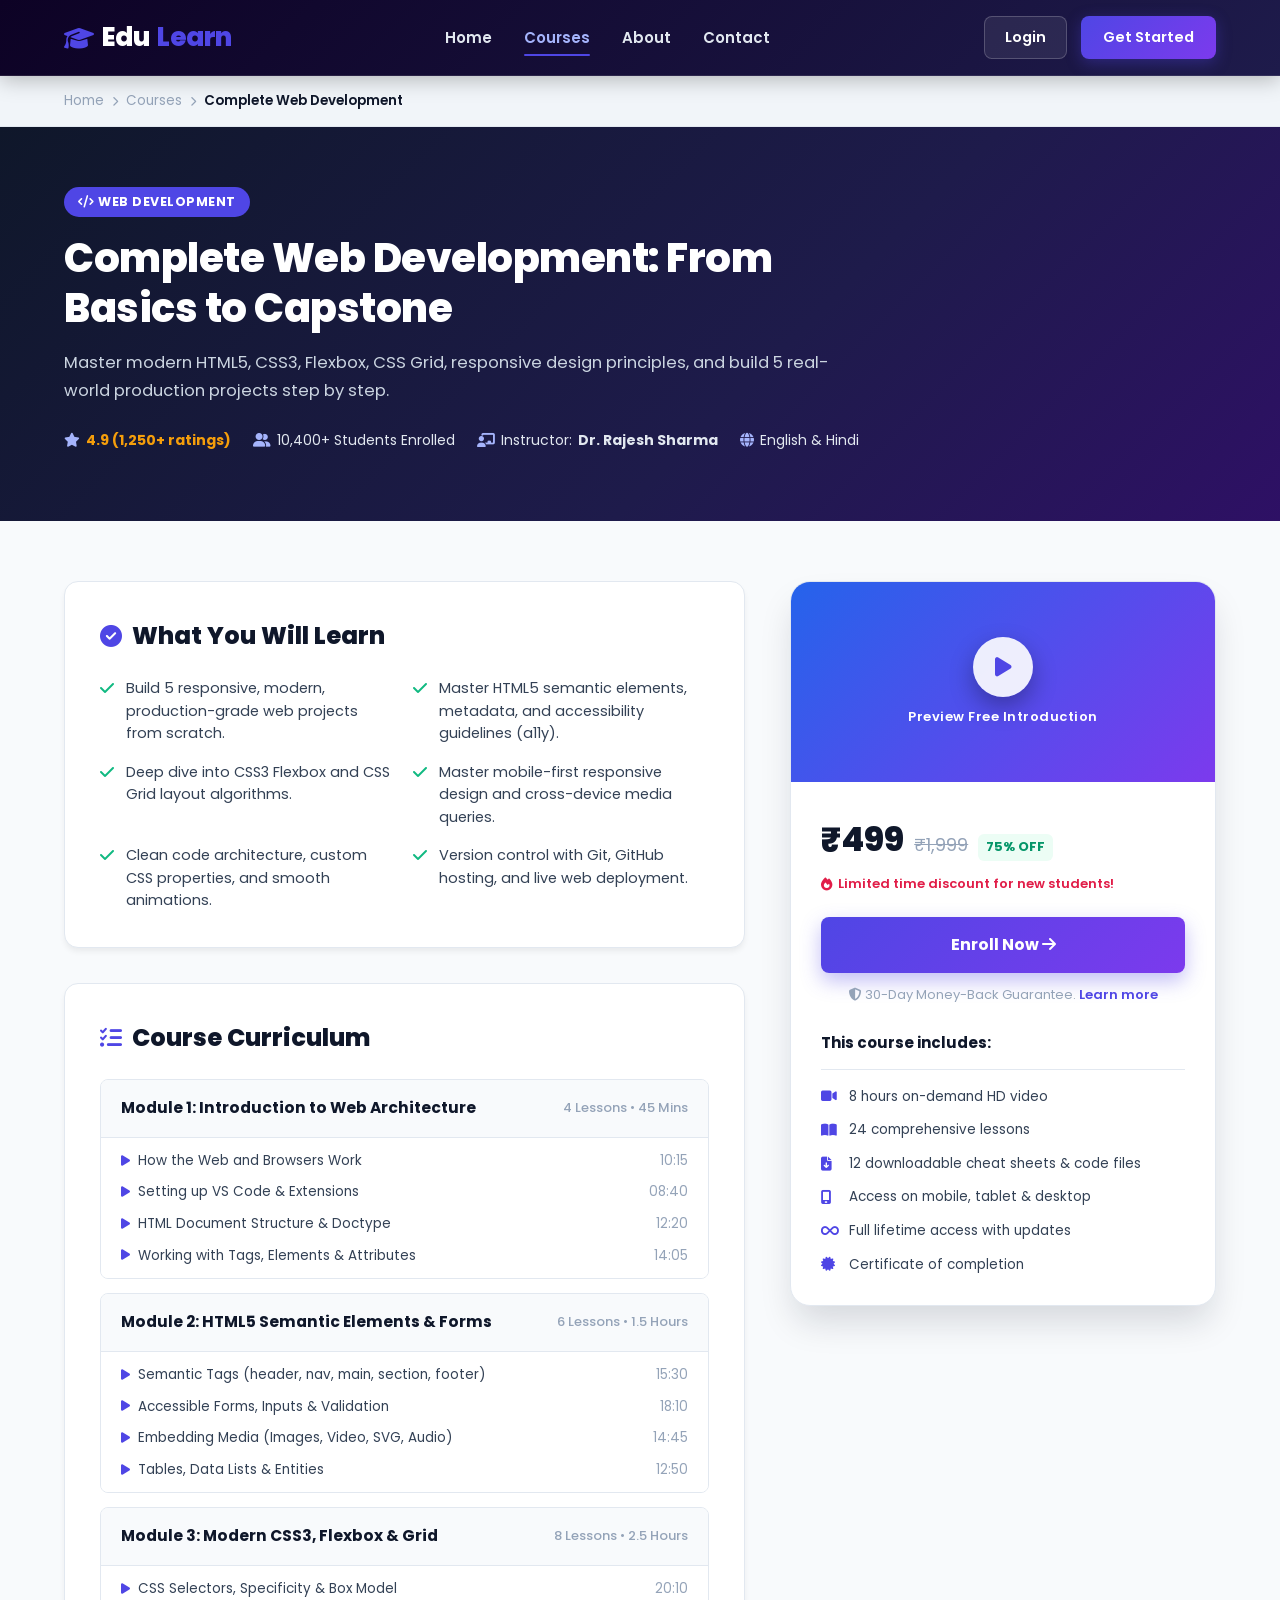
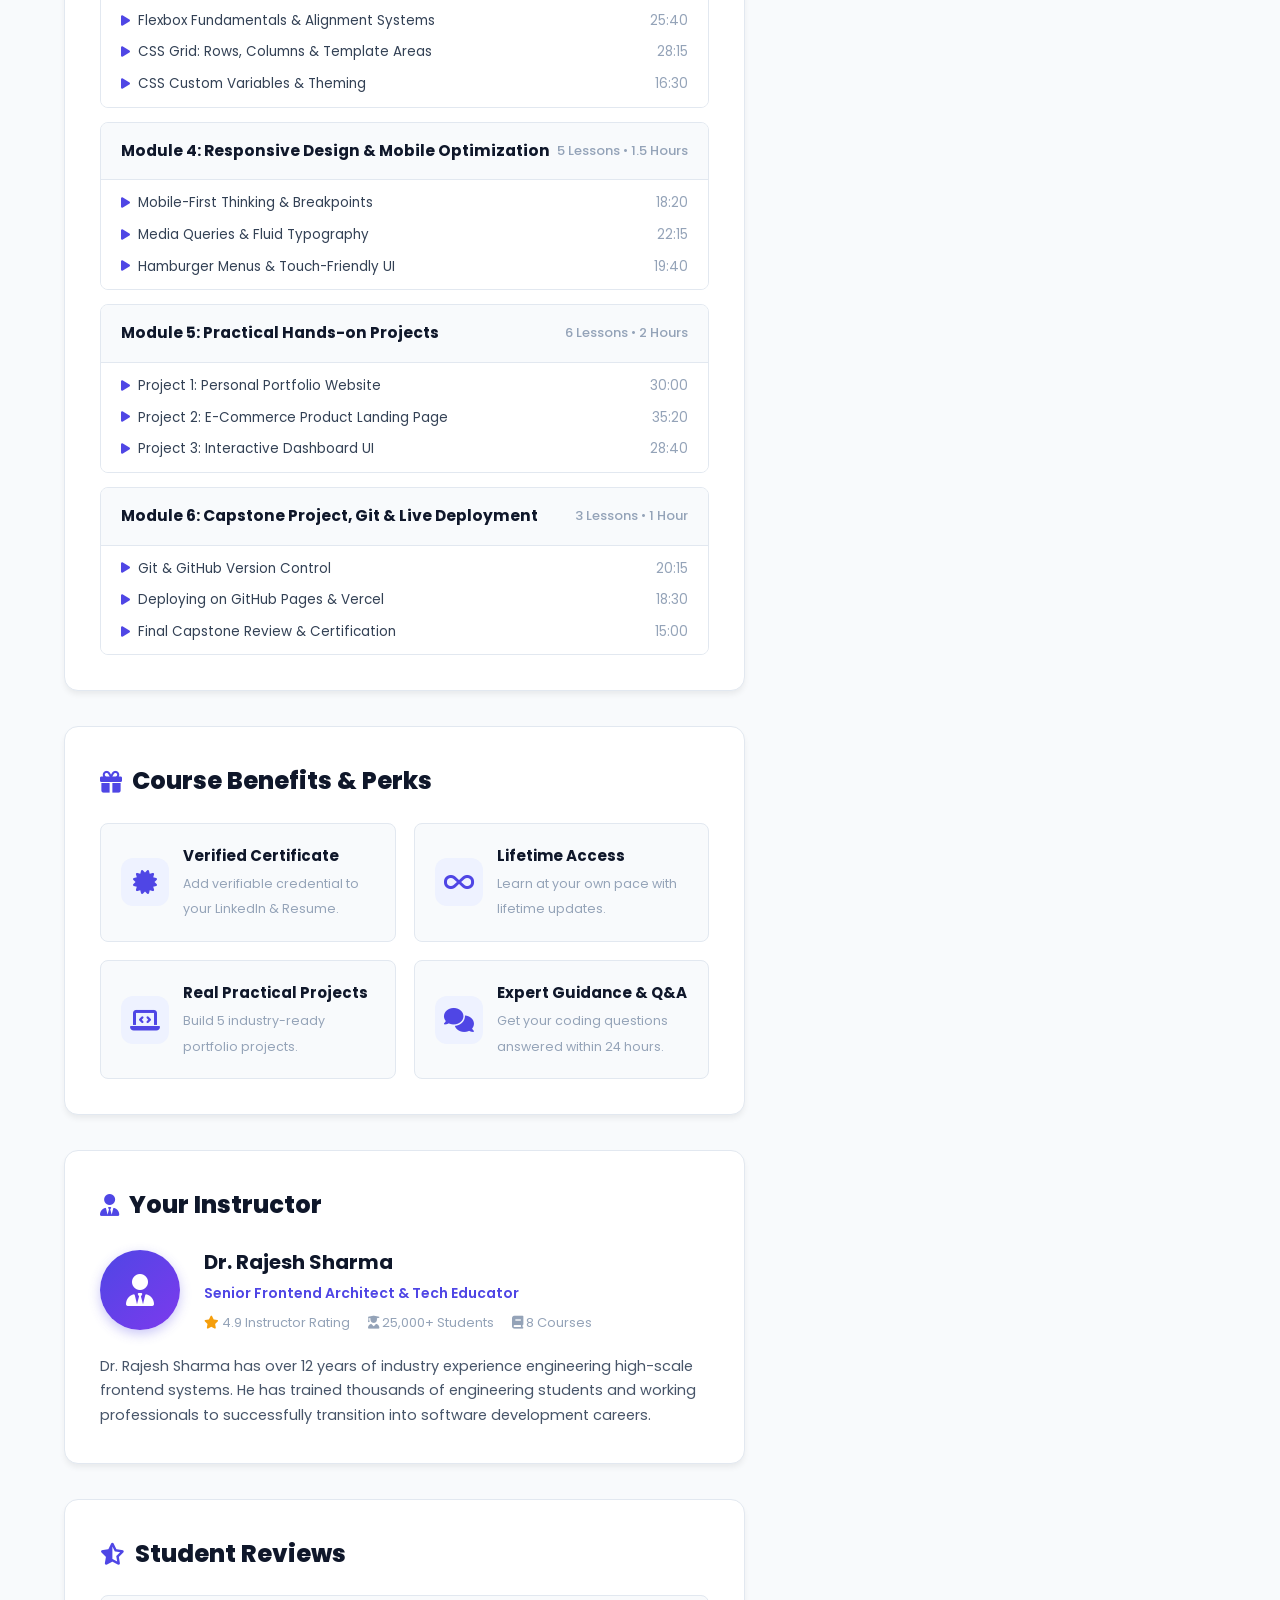
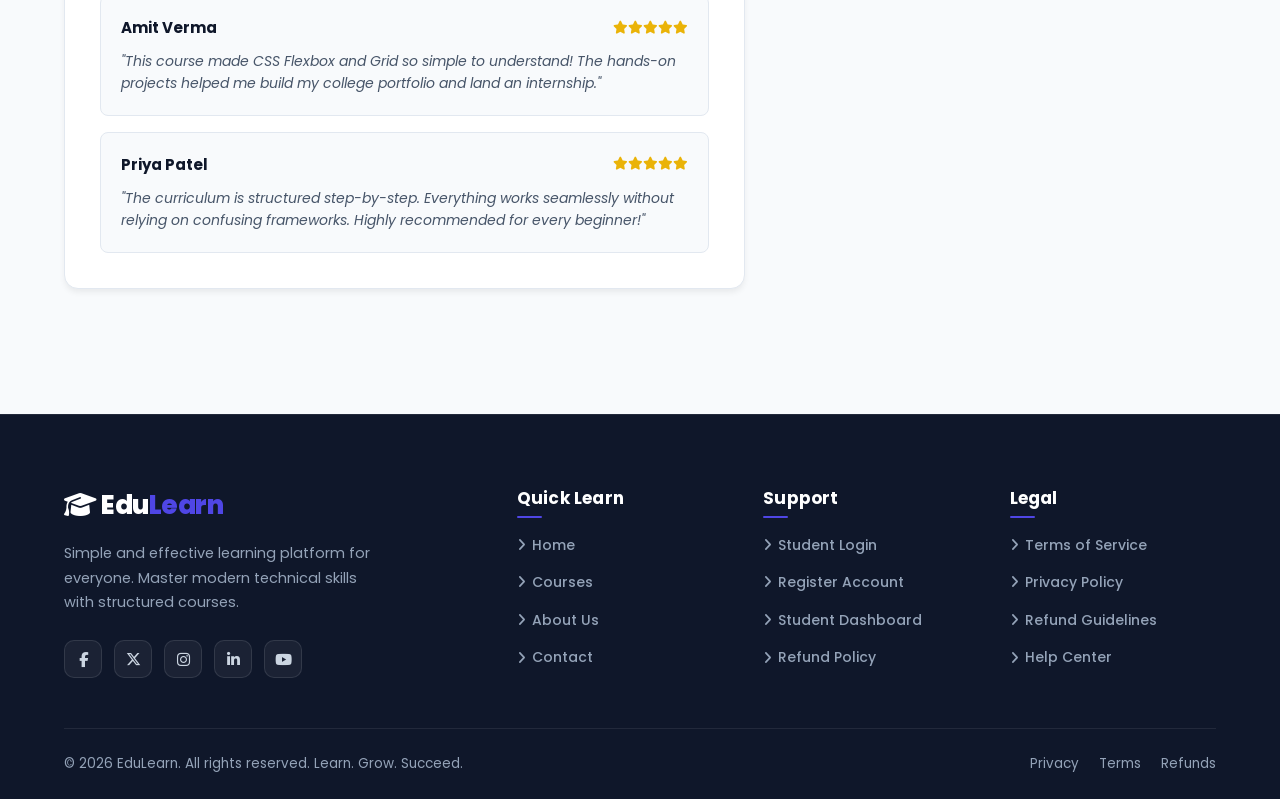
<file: course-details.html>
<!DOCTYPE html>
<html lang="en">
<head>
    <meta charset="UTF-8">
    <meta name="viewport" content="width=device-width, initial-scale=1.0">
    <title>Complete Web Development - Course Details | EduLearn</title>

    <!-- Google Fonts -->
    <link rel="preconnect" href="https://fonts.googleapis.com">
    <link rel="preconnect" href="https://fonts.gstatic.com" crossorigin>
    <link href="https://fonts.googleapis.com/css2?family=Inter:wght@300;400;500;600;700&family=Poppins:wght@400;500;600;700;800&display=swap" rel="stylesheet">

    <!-- Font Awesome Icons -->
    <link rel="stylesheet" href="https://cdnjs.cloudflare.com/ajax/libs/font-awesome/6.5.1/css/all.min.css">

    <!-- Stylesheets -->
    <link rel="stylesheet" href="css/course-details.css">
    <link rel="stylesheet" href="css/footer.css">
</head>
<body>

    <!-- ================= NAVBAR ================= -->
    <header class="navbar">
        <div class="container nav-container">
            <a href="index.html" class="logo">
                <i class="fa-solid fa-graduation-cap"></i> Edu<span>Learn</span>
            </a>

            <input type="checkbox" id="nav-toggle" class="nav-toggle-checkbox">
            <label for="nav-toggle" class="nav-toggle-label" aria-label="Toggle Navigation">
                <i class="fa-solid fa-bars"></i>
            </label>

            <nav class="nav-links">
                <a href="index.html">Home</a>
                <a href="course.html" class="active">Courses</a>
                <a href="about.html">About</a>
                <a href="contact.html">Contact</a>
            </nav>

            <div class="nav-buttons">
                <a href="login.html" class="login-btn">Login</a>
                <a href="register.html" class="register-btn">Get Started</a>
            </div>
        </div>
    </header>

    <!-- ================= BREADCRUMB ================= -->
    <div class="breadcrumb-nav">
        <div class="container">
            <div class="breadcrumbs">
                <a href="index.html">Home</a>
                <i class="fa-solid fa-chevron-right" style="font-size: 10px;"></i>
                <a href="course.html">Courses</a>
                <i class="fa-solid fa-chevron-right" style="font-size: 10px;"></i>
                <span class="current">Complete Web Development</span>
            </div>
        </div>
    </div>

    <!-- ================= COURSE HERO ================= -->
    <section class="course-hero">
        <div class="container">
            <div class="course-hero-content">
                <span class="badge-tag"><i class="fa-solid fa-code"></i> Web Development</span>
                <h1>Complete Web Development: From Basics to Capstone</h1>
                <p class="course-hero-lead">
                    Master modern HTML5, CSS3, Flexbox, CSS Grid, responsive design principles, and build 5 real-world production projects step by step.
                </p>

                <div class="course-hero-meta">
                    <div class="meta-item meta-rating">
                        <i class="fa-solid fa-star"></i> 4.9 (1,250+ ratings)
                    </div>
                    <div class="meta-item">
                        <i class="fa-solid fa-user-group"></i> 10,400+ Students Enrolled
                    </div>
                    <div class="meta-item">
                        <i class="fa-solid fa-chalkboard-user"></i> Instructor: <strong>Dr. Rajesh Sharma</strong>
                    </div>
                    <div class="meta-item">
                        <i class="fa-solid fa-globe"></i> English &amp; Hindi
                    </div>
                </div>
            </div>
        </div>
    </section>

    <!-- ================= MAIN COURSE DETAILS & SIDEBAR ================= -->
    <main class="course-details-section">
        <div class="container">
            <div class="details-grid">

                <!-- Left Column: Comprehensive Content -->
                <div class="main-details-col">

                    <!-- What You Will Learn -->
                    <div class="content-box">
                        <h2><i class="fa-solid fa-circle-check"></i> What You Will Learn</h2>
                        <div class="learn-grid">
                            <div class="learn-item">
                                <i class="fa-solid fa-check"></i>
                                <span>Build 5 responsive, modern, production-grade web projects from scratch.</span>
                            </div>
                            <div class="learn-item">
                                <i class="fa-solid fa-check"></i>
                                <span>Master HTML5 semantic elements, metadata, and accessibility guidelines (a11y).</span>
                            </div>
                            <div class="learn-item">
                                <i class="fa-solid fa-check"></i>
                                <span>Deep dive into CSS3 Flexbox and CSS Grid layout algorithms.</span>
                            </div>
                            <div class="learn-item">
                                <i class="fa-solid fa-check"></i>
                                <span>Master mobile-first responsive design and cross-device media queries.</span>
                            </div>
                            <div class="learn-item">
                                <i class="fa-solid fa-check"></i>
                                <span>Clean code architecture, custom CSS properties, and smooth animations.</span>
                            </div>
                            <div class="learn-item">
                                <i class="fa-solid fa-check"></i>
                                <span>Version control with Git, GitHub hosting, and live web deployment.</span>
                            </div>
                        </div>
                    </div>

                    <!-- Course Curriculum -->
                    <div class="content-box">
                        <h2><i class="fa-solid fa-list-check"></i> Course Curriculum</h2>
                        <div class="curriculum-list">
                            <!-- Module 1 -->
                            <div class="module-card">
                                <div class="module-header">
                                    <span>Module 1: Introduction to Web Architecture</span>
                                    <span class="module-meta">4 Lessons • 45 Mins</span>
                                </div>
                                <ul class="module-lessons">
                                    <li><span><i class="fa-solid fa-play"></i> How the Web and Browsers Work</span> <span>10:15</span></li>
                                    <li><span><i class="fa-solid fa-play"></i> Setting up VS Code &amp; Extensions</span> <span>08:40</span></li>
                                    <li><span><i class="fa-solid fa-play"></i> HTML Document Structure &amp; Doctype</span> <span>12:20</span></li>
                                    <li><span><i class="fa-solid fa-play"></i> Working with Tags, Elements &amp; Attributes</span> <span>14:05</span></li>
                                </ul>
                            </div>

                            <!-- Module 2 -->
                            <div class="module-card">
                                <div class="module-header">
                                    <span>Module 2: HTML5 Semantic Elements &amp; Forms</span>
                                    <span class="module-meta">6 Lessons • 1.5 Hours</span>
                                </div>
                                <ul class="module-lessons">
                                    <li><span><i class="fa-solid fa-play"></i> Semantic Tags (header, nav, main, section, footer)</span> <span>15:30</span></li>
                                    <li><span><i class="fa-solid fa-play"></i> Accessible Forms, Inputs &amp; Validation</span> <span>18:10</span></li>
                                    <li><span><i class="fa-solid fa-play"></i> Embedding Media (Images, Video, SVG, Audio)</span> <span>14:45</span></li>
                                    <li><span><i class="fa-solid fa-play"></i> Tables, Data Lists &amp; Entities</span> <span>12:50</span></li>
                                </ul>
                            </div>

                            <!-- Module 3 -->
                            <div class="module-card">
                                <div class="module-header">
                                    <span>Module 3: Modern CSS3, Flexbox &amp; Grid</span>
                                    <span class="module-meta">8 Lessons • 2.5 Hours</span>
                                </div>
                                <ul class="module-lessons">
                                    <li><span><i class="fa-solid fa-play"></i> CSS Selectors, Specificity &amp; Box Model</span> <span>20:10</span></li>
                                    <li><span><i class="fa-solid fa-play"></i> Flexbox Fundamentals &amp; Alignment Systems</span> <span>25:40</span></li>
                                    <li><span><i class="fa-solid fa-play"></i> CSS Grid: Rows, Columns &amp; Template Areas</span> <span>28:15</span></li>
                                    <li><span><i class="fa-solid fa-play"></i> CSS Custom Variables &amp; Theming</span> <span>16:30</span></li>
                                </ul>
                            </div>

                            <!-- Module 4 -->
                            <div class="module-card">
                                <div class="module-header">
                                    <span>Module 4: Responsive Design &amp; Mobile Optimization</span>
                                    <span class="module-meta">5 Lessons • 1.5 Hours</span>
                                </div>
                                <ul class="module-lessons">
                                    <li><span><i class="fa-solid fa-play"></i> Mobile-First Thinking &amp; Breakpoints</span> <span>18:20</span></li>
                                    <li><span><i class="fa-solid fa-play"></i> Media Queries &amp; Fluid Typography</span> <span>22:15</span></li>
                                    <li><span><i class="fa-solid fa-play"></i> Hamburger Menus &amp; Touch-Friendly UI</span> <span>19:40</span></li>
                                </ul>
                            </div>

                            <!-- Module 5 -->
                            <div class="module-card">
                                <div class="module-header">
                                    <span>Module 5: Practical Hands-on Projects</span>
                                    <span class="module-meta">6 Lessons • 2 Hours</span>
                                </div>
                                <ul class="module-lessons">
                                    <li><span><i class="fa-solid fa-play"></i> Project 1: Personal Portfolio Website</span> <span>30:00</span></li>
                                    <li><span><i class="fa-solid fa-play"></i> Project 2: E-Commerce Product Landing Page</span> <span>35:20</span></li>
                                    <li><span><i class="fa-solid fa-play"></i> Project 3: Interactive Dashboard UI</span> <span>28:40</span></li>
                                </ul>
                            </div>

                            <!-- Module 6 -->
                            <div class="module-card">
                                <div class="module-header">
                                    <span>Module 6: Capstone Project, Git &amp; Live Deployment</span>
                                    <span class="module-meta">3 Lessons • 1 Hour</span>
                                </div>
                                <ul class="module-lessons">
                                    <li><span><i class="fa-solid fa-play"></i> Git &amp; GitHub Version Control</span> <span>20:15</span></li>
                                    <li><span><i class="fa-solid fa-play"></i> Deploying on GitHub Pages &amp; Vercel</span> <span>18:30</span></li>
                                    <li><span><i class="fa-solid fa-play"></i> Final Capstone Review &amp; Certification</span> <span>15:00</span></li>
                                </ul>
                            </div>
                        </div>
                    </div>

                    <!-- Course Benefits -->
                    <div class="content-box">
                        <h2><i class="fa-solid fa-gift"></i> Course Benefits &amp; Perks</h2>
                        <div class="benefits-grid">
                            <div class="benefit-card">
                                <i class="fa-solid fa-certificate"></i>
                                <div>
                                    <strong>Verified Certificate</strong>
                                    <small>Add verifiable credential to your LinkedIn &amp; Resume.</small>
                                </div>
                            </div>
                            <div class="benefit-card">
                                <i class="fa-solid fa-infinity"></i>
                                <div>
                                    <strong>Lifetime Access</strong>
                                    <small>Learn at your own pace with lifetime updates.</small>
                                </div>
                            </div>
                            <div class="benefit-card">
                                <i class="fa-solid fa-laptop-code"></i>
                                <div>
                                    <strong>Real Practical Projects</strong>
                                    <small>Build 5 industry-ready portfolio projects.</small>
                                </div>
                            </div>
                            <div class="benefit-card">
                                <i class="fa-solid fa-comments"></i>
                                <div>
                                    <strong>Expert Guidance &amp; Q&amp;A</strong>
                                    <small>Get your coding questions answered within 24 hours.</small>
                                </div>
                            </div>
                        </div>
                    </div>

                    <!-- Instructor Section -->
                    <div class="content-box">
                        <h2><i class="fa-solid fa-user-tie"></i> Your Instructor</h2>
                        <div class="instructor-profile">
                            <div class="instructor-avatar">
                                <i class="fa-solid fa-user-tie"></i>
                            </div>
                            <div class="instructor-info">
                                <h3>Dr. Rajesh Sharma</h3>
                                <p>Senior Frontend Architect &amp; Tech Educator</p>
                                <div class="instructor-stats">
                                    <span><i class="fa-solid fa-star" style="color: #f59e0b;"></i> 4.9 Instructor Rating</span>
                                    <span><i class="fa-solid fa-user-graduate"></i> 25,000+ Students</span>
                                    <span><i class="fa-solid fa-book"></i> 8 Courses</span>
                                </div>
                            </div>
                        </div>
                        <p class="instructor-bio">
                            Dr. Rajesh Sharma has over 12 years of industry experience engineering high-scale frontend systems. He has trained thousands of engineering students and working professionals to successfully transition into software development careers.
                        </p>
                    </div>

                    <!-- Student Reviews -->
                    <div class="content-box">
                        <h2><i class="fa-solid fa-star-half-stroke"></i> Student Reviews</h2>
                        <div class="reviews-grid">
                            <div class="review-item">
                                <div class="review-header">
                                    <span class="reviewer-name">Amit Verma</span>
                                    <span class="review-stars">
                                        <i class="fa-solid fa-star"></i><i class="fa-solid fa-star"></i><i class="fa-solid fa-star"></i><i class="fa-solid fa-star"></i><i class="fa-solid fa-star"></i>
                                    </span>
                                </div>
                                <p>"This course made CSS Flexbox and Grid so simple to understand! The hands-on projects helped me build my college portfolio and land an internship."</p>
                            </div>

                            <div class="review-item">
                                <div class="review-header">
                                    <span class="reviewer-name">Priya Patel</span>
                                    <span class="review-stars">
                                        <i class="fa-solid fa-star"></i><i class="fa-solid fa-star"></i><i class="fa-solid fa-star"></i><i class="fa-solid fa-star"></i><i class="fa-solid fa-star"></i>
                                    </span>
                                </div>
                                <p>"The curriculum is structured step-by-step. Everything works seamlessly without relying on confusing frameworks. Highly recommended for every beginner!"</p>
                            </div>
                        </div>
                    </div>

                </div>

                <!-- Right Column: Sticky Enrollment Card -->
                <div class="sidebar-col">
                    <div class="sidebar-sticky-wrapper">
                        <div class="enroll-card">
                            <!-- Video Mockup Preview -->
                            <div class="video-preview" onclick="alert('Course preview video player ready! Enroll now to unlock all 24 lessons.');">
                                <div class="play-btn-circle">
                                    <i class="fa-solid fa-play"></i>
                                </div>
                                <span>Preview Free Introduction</span>
                            </div>

                            <div class="enroll-card-body">
                                <div class="price-box">
                                    <span class="current-price">₹499</span>
                                    <span class="old-price">₹1,999</span>
                                    <span class="discount-badge">75% OFF</span>
                                </div>
                                <div class="urgency-text">
                                    <i class="fa-solid fa-fire"></i> Limited time discount for new students!
                                </div>

                                <a href="register.html" class="enroll-now-btn">
                                    Enroll Now <i class="fa-solid fa-arrow-right"></i>
                                </a>

                                <div class="money-back">
                                    <i class="fa-solid fa-shield-halved"></i> 30-Day Money-Back Guarantee. <a href="refund.html">Learn more</a>
                                </div>

                                <div class="includes-title">This course includes:</div>
                                <ul class="includes-list">
                                    <li><i class="fa-solid fa-video"></i> 8 hours on-demand HD video</li>
                                    <li><i class="fa-solid fa-book-open"></i> 24 comprehensive lessons</li>
                                    <li><i class="fa-solid fa-file-arrow-down"></i> 12 downloadable cheat sheets &amp; code files</li>
                                    <li><i class="fa-solid fa-mobile-screen"></i> Access on mobile, tablet &amp; desktop</li>
                                    <li><i class="fa-solid fa-infinity"></i> Full lifetime access with updates</li>
                                    <li><i class="fa-solid fa-certificate"></i> Certificate of completion</li>
                                </ul>
                            </div>
                        </div>
                    </div>
                </div>

            </div>
        </div>
    </main>

    <!-- ================= FOOTER ================= -->
    <footer class="footer">
        <div class="footer-container">
            <div class="top-footer">
                <div class="footer-col footer-brand">
                    <a href="index.html" class="footer-logo">
                        <i class="fa-solid fa-graduation-cap"></i> Edu<span>Learn</span>
                    </a>
                    <p>
                        Simple and effective learning platform for everyone. Master modern technical skills with structured courses.
                    </p>
                    <div class="social-icons">
                        <a href="https://facebook.com" class="social-icon facebook" aria-label="Facebook" target="_blank"><i class="fa-brands fa-facebook-f"></i></a>
                        <a href="https://twitter.com" class="social-icon twitter" aria-label="Twitter"><i class="fa-brands fa-x-twitter"></i></a>
                        <a href="https://instagram.com" class="social-icon instagram" aria-label="Instagram"><i class="fa-brands fa-instagram"></i></a>
                        <a href="https://linkedin.com" class="social-icon linkedin" aria-label="LinkedIn"><i class="fa-brands fa-linkedin-in"></i></a>
                        <a href="https://youtube.com" class="social-icon youtube" aria-label="YouTube"><i class="fa-brands fa-youtube"></i></a>
                    </div>
                </div>

                <div class="footer-col">
                    <h3>Quick Learn</h3>
                    <ul class="footer-links">
                        <li><a href="index.html"><i class="fa-solid fa-angle-right"></i> Home</a></li>
                        <li><a href="course.html"><i class="fa-solid fa-angle-right"></i> Courses</a></li>
                        <li><a href="about.html"><i class="fa-solid fa-angle-right"></i> About Us</a></li>
                        <li><a href="contact.html"><i class="fa-solid fa-angle-right"></i> Contact</a></li>
                    </ul>
                </div>

                <div class="footer-col">
                    <h3>Support</h3>
                    <ul class="footer-links">
                        <li><a href="login.html"><i class="fa-solid fa-angle-right"></i> Student Login</a></li>
                        <li><a href="register.html"><i class="fa-solid fa-angle-right"></i> Register Account</a></li>
                        <li><a href="student.html"><i class="fa-solid fa-angle-right"></i> Student Dashboard</a></li>
                        <li><a href="refund.html"><i class="fa-solid fa-angle-right"></i> Refund Policy</a></li>
                    </ul>
                </div>

                <div class="footer-col">
                    <h3>Legal</h3>
                    <ul class="footer-links">
                        <li><a href="privacy.html"><i class="fa-solid fa-angle-right"></i> Terms of Service</a></li>
                        <li><a href="privacy.html"><i class="fa-solid fa-angle-right"></i> Privacy Policy</a></li>
                        <li><a href="refund.html"><i class="fa-solid fa-angle-right"></i> Refund Guidelines</a></li>
                        <li><a href="contact.html"><i class="fa-solid fa-angle-right"></i> Help Center</a></li>
                    </ul>
                </div>
            </div>

            <hr class="footer-divider">

            <div class="bottom-footer">
                <p>&copy; 2026 EduLearn. All rights reserved. Learn. Grow. Succeed.</p>
                <div class="bottom-links">
                    <a href="privacy.html">Privacy</a>
                    <a href="privacy.html">Terms</a>
                    <a href="refund.html">Refunds</a>
                </div>
            </div>
        </div>
    </footer>

</body>
</html>
</file>
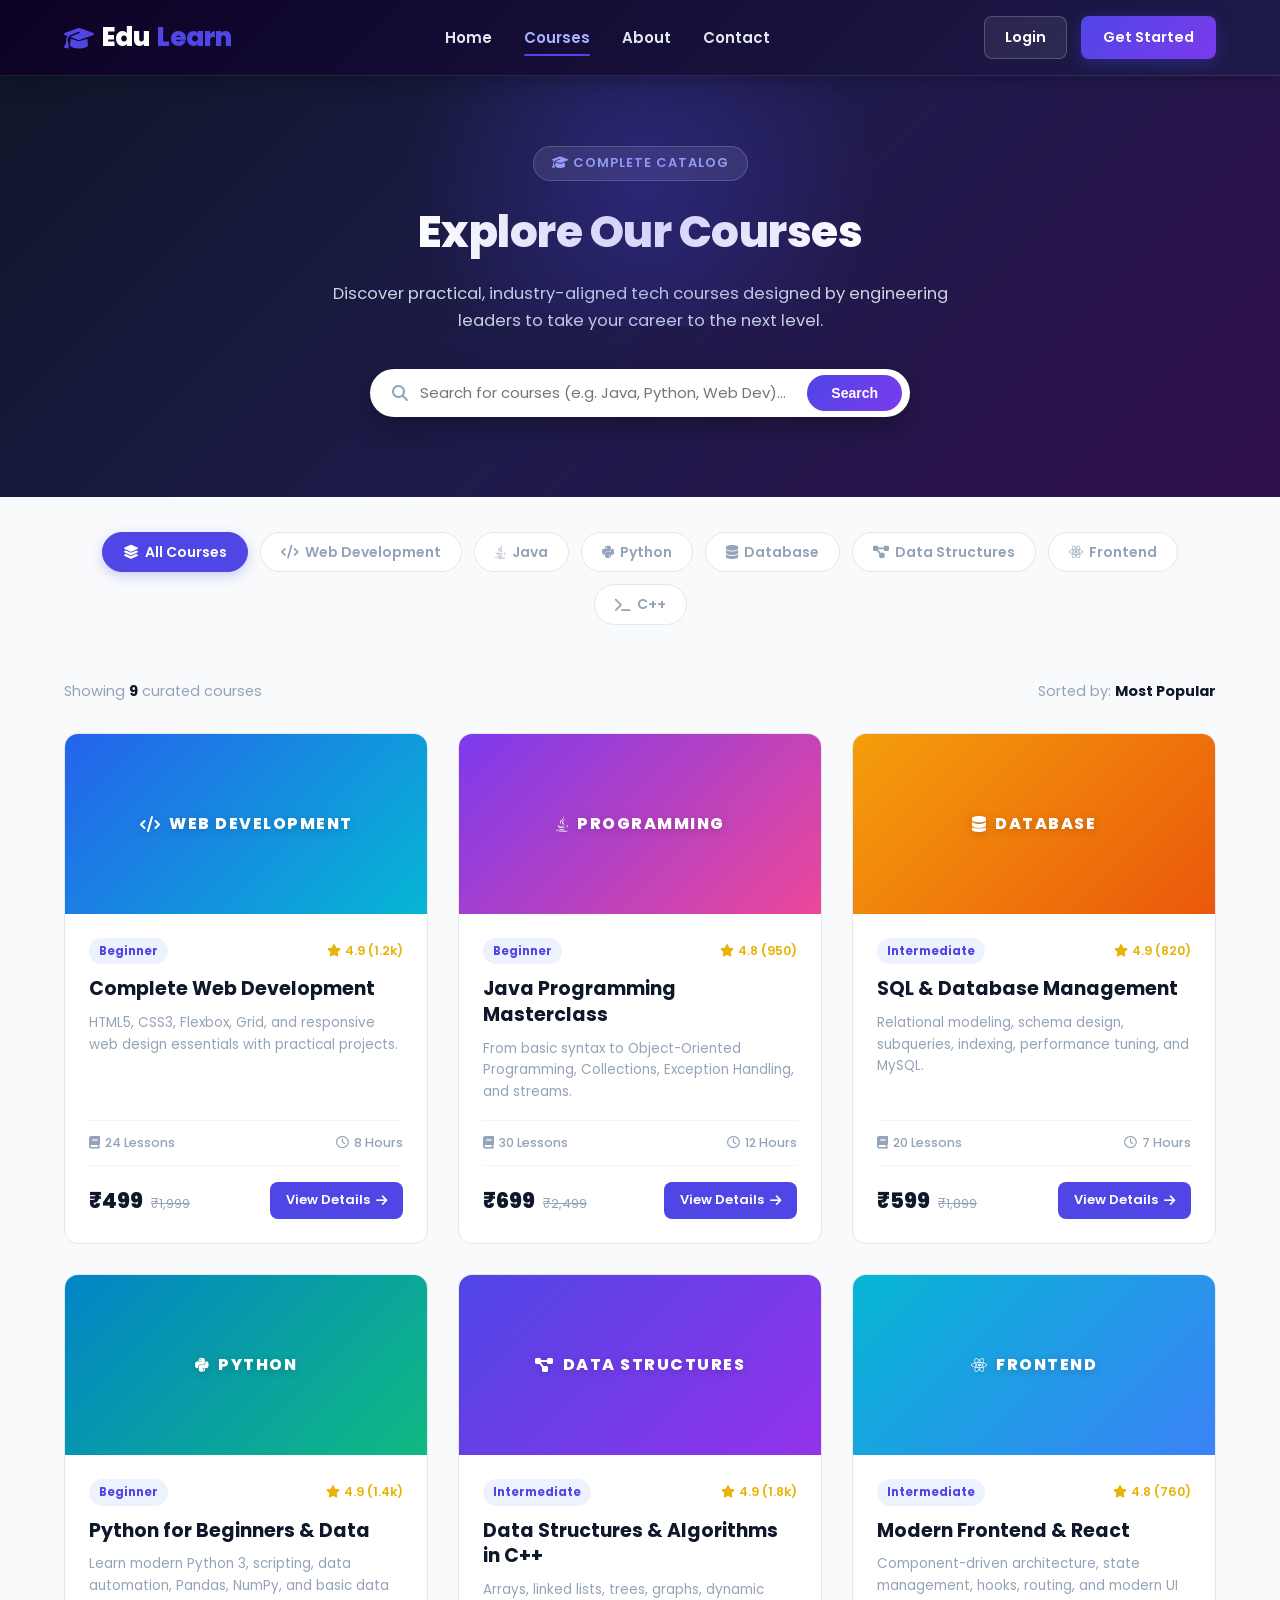
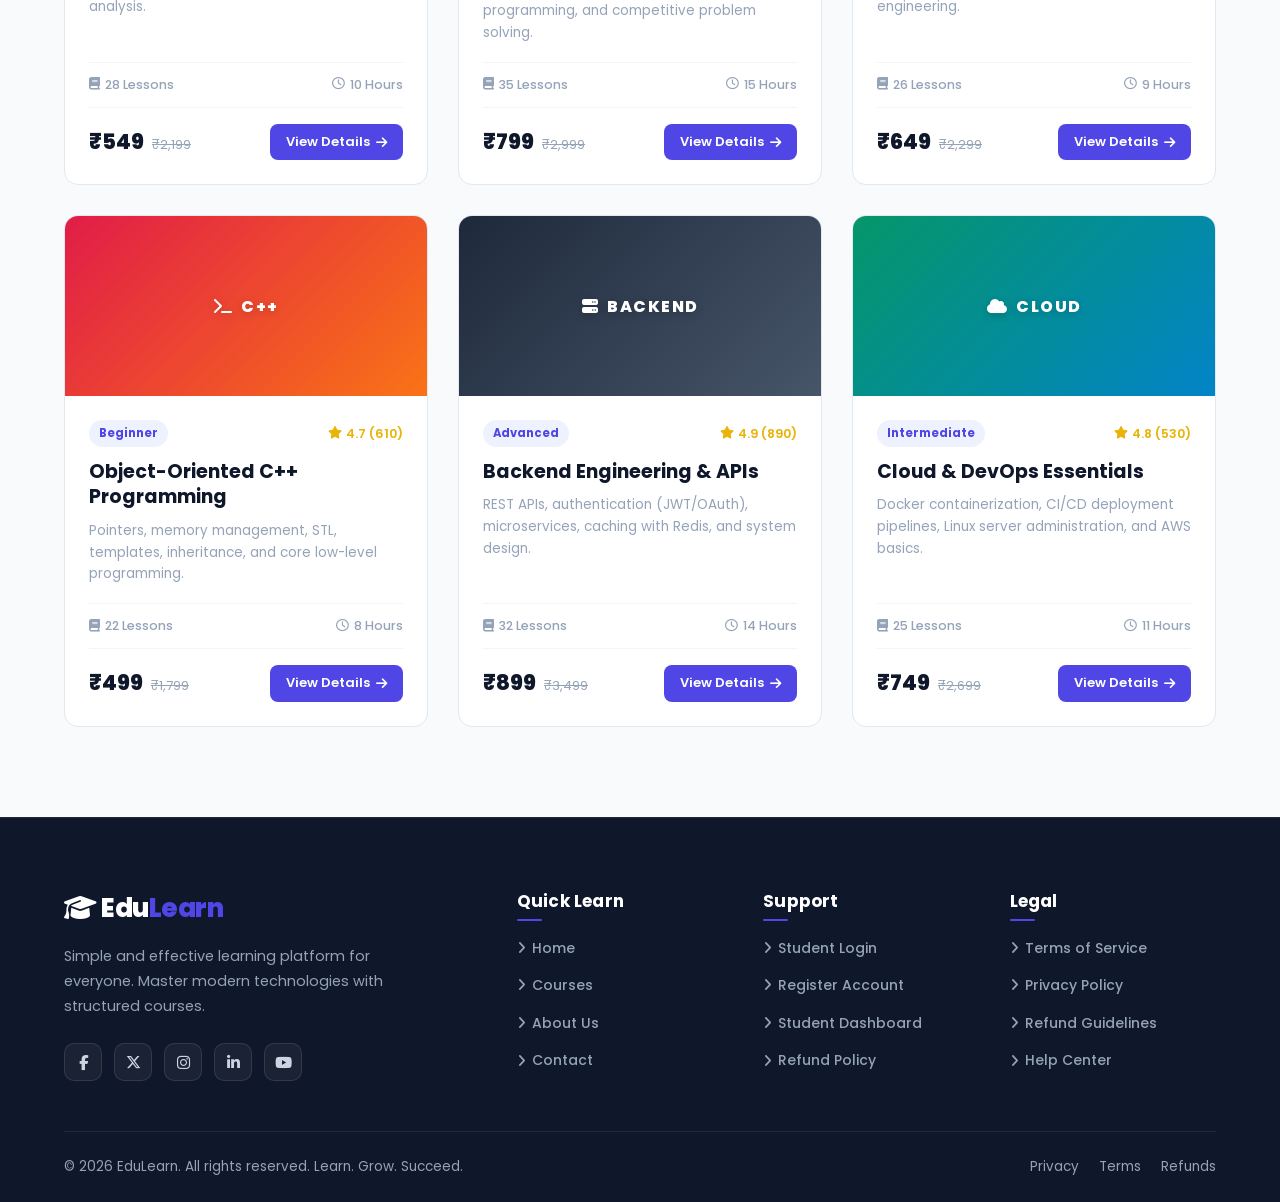
<file: course.html>
<!DOCTYPE html>
<html lang="en">
<head>
    <meta charset="UTF-8">
    <meta name="viewport" content="width=device-width, initial-scale=1.0">
    <title>Courses - EduLearn | Learn. Grow. Succeed.</title>

    <!-- Google Fonts -->
    <link rel="preconnect" href="https://fonts.googleapis.com">
    <link rel="preconnect" href="https://fonts.gstatic.com" crossorigin>
    <link href="https://fonts.googleapis.com/css2?family=Inter:wght@300;400;500;600;700&family=Poppins:wght@400;500;600;700;800&display=swap" rel="stylesheet">

    <!-- Font Awesome Icons -->
    <link rel="stylesheet" href="https://cdnjs.cloudflare.com/ajax/libs/font-awesome/6.5.1/css/all.min.css">

    <!-- Stylesheets -->
    <link rel="stylesheet" href="css/course.css">
    <link rel="stylesheet" href="css/footer.css">
</head>
<body>

    <!-- ================= NAVBAR ================= -->
    <header class="navbar">
        <div class="container nav-container">
            <a href="index.html" class="logo">
                <i class="fa-solid fa-graduation-cap"></i> Edu<span>Learn</span>
            </a>

            <input type="checkbox" id="nav-toggle" class="nav-toggle-checkbox">
            <label for="nav-toggle" class="nav-toggle-label" aria-label="Toggle Navigation">
                <i class="fa-solid fa-bars"></i>
            </label>

            <nav class="nav-links">
                <a href="index.html">Home</a>
                <a href="course.html" class="active">Courses</a>
                <a href="about.html">About</a>
                <a href="contact.html">Contact</a>
            </nav>

            <div class="nav-buttons">
                <a href="login.html" class="login-btn">Login</a>
                <a href="register.html" class="register-btn">Get Started</a>
            </div>
        </div>
    </header>

    <main>
        <!-- ================= PAGE BANNER ================= -->
        <section class="page-banner">
            <div class="container">
                <span class="banner-badge">
                    <i class="fa-solid fa-graduation-cap"></i> Complete Catalog
                </span>
                <h1>Explore Our Courses</h1>
                <p>
                    Discover practical, industry-aligned tech courses designed by engineering leaders to take your career to the next level.
                </p>

                <!-- Search Input -->
                <div class="course-search-wrapper">
                    <form class="search-box" action="#" method="GET" onsubmit="return false;">
                        <i class="fa-solid fa-magnifying-glass"></i>
                        <input type="text" placeholder="Search for courses (e.g. Java, Python, Web Dev)..." aria-label="Search courses">
                        <button type="submit">Search</button>
                    </form>
                </div>
            </div>
        </section>

        <!-- ================= CATEGORY FILTER PILLS ================= -->
        <section class="filter-section">
            <div class="container">
                <div class="filter-pills">
                    <a href="course.html" class="filter-pill active"><i class="fa-solid fa-layer-group"></i> All Courses</a>
                    <a href="course.html" class="filter-pill"><i class="fa-solid fa-code"></i> Web Development</a>
                    <a href="course.html" class="filter-pill"><i class="fa-brands fa-java"></i> Java</a>
                    <a href="course.html" class="filter-pill"><i class="fa-brands fa-python"></i> Python</a>
                    <a href="course.html" class="filter-pill"><i class="fa-solid fa-database"></i> Database</a>
                    <a href="course.html" class="filter-pill"><i class="fa-solid fa-diagram-project"></i> Data Structures</a>
                    <a href="course.html" class="filter-pill"><i class="fa-brands fa-react"></i> Frontend</a>
                    <a href="course.html" class="filter-pill"><i class="fa-solid fa-terminal"></i> C++</a>
                </div>
            </div>
        </section>

        <!-- ================= COURSES CATALOG ================= -->
        <section class="courses-catalog">
            <div class="container">
                <div class="catalog-info-bar">
                    <span>Showing <strong>9</strong> curated courses</span>
                    <span>Sorted by: <strong>Most Popular</strong></span>
                </div>

                <div class="course-grid">
                    <!-- Course Card 1 -->
                    <div class="course-card">
                        <div class="course-image web">
                            <span><i class="fa-solid fa-code"></i> WEB DEVELOPMENT</span>
                        </div>
                        <div class="course-content">
                            <div class="course-badge-row">
                                <span class="course-level">Beginner</span>
                                <div class="course-rating">
                                    <i class="fa-solid fa-star"></i> 4.9 (1.2k)
                                </div>
                            </div>
                            <h3>Complete Web Development</h3>
                            <p>
                                HTML5, CSS3, Flexbox, Grid, and responsive web design essentials with practical projects.
                            </p>
                            <div class="course-info">
                                <span><i class="fa-solid fa-book"></i> 24 Lessons</span>
                                <span><i class="fa-regular fa-clock"></i> 8 Hours</span>
                            </div>
                            <div class="course-bottom">
                                <div class="course-price">
                                    <strong>₹499</strong>
                                    <del>₹1,999</del>
                                </div>
                                <a href="course-details.html" class="course-btn">
                                    View Details <i class="fa-solid fa-arrow-right"></i>
                                </a>
                            </div>
                        </div>
                    </div>

                    <!-- Course Card 2 -->
                    <div class="course-card">
                        <div class="course-image java">
                            <span><i class="fa-brands fa-java"></i> PROGRAMMING</span>
                        </div>
                        <div class="course-content">
                            <div class="course-badge-row">
                                <span class="course-level">Beginner</span>
                                <div class="course-rating">
                                    <i class="fa-solid fa-star"></i> 4.8 (950)
                                </div>
                            </div>
                            <h3>Java Programming Masterclass</h3>
                            <p>
                                From basic syntax to Object-Oriented Programming, Collections, Exception Handling, and streams.
                            </p>
                            <div class="course-info">
                                <span><i class="fa-solid fa-book"></i> 30 Lessons</span>
                                <span><i class="fa-regular fa-clock"></i> 12 Hours</span>
                            </div>
                            <div class="course-bottom">
                                <div class="course-price">
                                    <strong>₹699</strong>
                                    <del>₹2,499</del>
                                </div>
                                <a href="course-details.html" class="course-btn">
                                    View Details <i class="fa-solid fa-arrow-right"></i>
                                </a>
                            </div>
                        </div>
                    </div>

                    <!-- Course Card 3 -->
                    <div class="course-card">
                        <div class="course-image db">
                            <span><i class="fa-solid fa-database"></i> DATABASE</span>
                        </div>
                        <div class="course-content">
                            <div class="course-badge-row">
                                <span class="course-level">Intermediate</span>
                                <div class="course-rating">
                                    <i class="fa-solid fa-star"></i> 4.9 (820)
                                </div>
                            </div>
                            <h3>SQL & Database Management</h3>
                            <p>
                                Relational modeling, schema design, subqueries, indexing, performance tuning, and MySQL.
                            </p>
                            <div class="course-info">
                                <span><i class="fa-solid fa-book"></i> 20 Lessons</span>
                                <span><i class="fa-regular fa-clock"></i> 7 Hours</span>
                            </div>
                            <div class="course-bottom">
                                <div class="course-price">
                                    <strong>₹599</strong>
                                    <del>₹1,899</del>
                                </div>
                                <a href="course-details.html" class="course-btn">
                                    View Details <i class="fa-solid fa-arrow-right"></i>
                                </a>
                            </div>
                        </div>
                    </div>

                    <!-- Course Card 4 -->
                    <div class="course-card">
                        <div class="course-image python">
                            <span><i class="fa-brands fa-python"></i> PYTHON</span>
                        </div>
                        <div class="course-content">
                            <div class="course-badge-row">
                                <span class="course-level">Beginner</span>
                                <div class="course-rating">
                                    <i class="fa-solid fa-star"></i> 4.9 (1.4k)
                                </div>
                            </div>
                            <h3>Python for Beginners & Data</h3>
                            <p>
                                Learn modern Python 3, scripting, data automation, Pandas, NumPy, and basic data analysis.
                            </p>
                            <div class="course-info">
                                <span><i class="fa-solid fa-book"></i> 28 Lessons</span>
                                <span><i class="fa-regular fa-clock"></i> 10 Hours</span>
                            </div>
                            <div class="course-bottom">
                                <div class="course-price">
                                    <strong>₹549</strong>
                                    <del>₹2,199</del>
                                </div>
                                <a href="course-details.html" class="course-btn">
                                    View Details <i class="fa-solid fa-arrow-right"></i>
                                </a>
                            </div>
                        </div>
                    </div>

                    <!-- Course Card 5 -->
                    <div class="course-card">
                        <div class="course-image dsa">
                            <span><i class="fa-solid fa-diagram-project"></i> DATA STRUCTURES</span>
                        </div>
                        <div class="course-content">
                            <div class="course-badge-row">
                                <span class="course-level">Intermediate</span>
                                <div class="course-rating">
                                    <i class="fa-solid fa-star"></i> 4.9 (1.8k)
                                </div>
                            </div>
                            <h3>Data Structures & Algorithms in C++</h3>
                            <p>
                                Arrays, linked lists, trees, graphs, dynamic programming, and competitive problem solving.
                            </p>
                            <div class="course-info">
                                <span><i class="fa-solid fa-book"></i> 35 Lessons</span>
                                <span><i class="fa-regular fa-clock"></i> 15 Hours</span>
                            </div>
                            <div class="course-bottom">
                                <div class="course-price">
                                    <strong>₹799</strong>
                                    <del>₹2,999</del>
                                </div>
                                <a href="course-details.html" class="course-btn">
                                    View Details <i class="fa-solid fa-arrow-right"></i>
                                </a>
                            </div>
                        </div>
                    </div>

                    <!-- Course Card 6 -->
                    <div class="course-card">
                        <div class="course-image react">
                            <span><i class="fa-brands fa-react"></i> FRONTEND</span>
                        </div>
                        <div class="course-content">
                            <div class="course-badge-row">
                                <span class="course-level">Intermediate</span>
                                <div class="course-rating">
                                    <i class="fa-solid fa-star"></i> 4.8 (760)
                                </div>
                            </div>
                            <h3>Modern Frontend & React</h3>
                            <p>
                                Component-driven architecture, state management, hooks, routing, and modern UI engineering.
                            </p>
                            <div class="course-info">
                                <span><i class="fa-solid fa-book"></i> 26 Lessons</span>
                                <span><i class="fa-regular fa-clock"></i> 9 Hours</span>
                            </div>
                            <div class="course-bottom">
                                <div class="course-price">
                                    <strong>₹649</strong>
                                    <del>₹2,299</del>
                                </div>
                                <a href="course-details.html" class="course-btn">
                                    View Details <i class="fa-solid fa-arrow-right"></i>
                                </a>
                            </div>
                        </div>
                    </div>

                    <!-- Course Card 7 -->
                    <div class="course-card">
                        <div class="course-image cpp">
                            <span><i class="fa-solid fa-terminal"></i> C++</span>
                        </div>
                        <div class="course-content">
                            <div class="course-badge-row">
                                <span class="course-level">Beginner</span>
                                <div class="course-rating">
                                    <i class="fa-solid fa-star"></i> 4.7 (610)
                                </div>
                            </div>
                            <h3>Object-Oriented C++ Programming</h3>
                            <p>
                                Pointers, memory management, STL, templates, inheritance, and core low-level programming.
                            </p>
                            <div class="course-info">
                                <span><i class="fa-solid fa-book"></i> 22 Lessons</span>
                                <span><i class="fa-regular fa-clock"></i> 8 Hours</span>
                            </div>
                            <div class="course-bottom">
                                <div class="course-price">
                                    <strong>₹499</strong>
                                    <del>₹1,799</del>
                                </div>
                                <a href="course-details.html" class="course-btn">
                                    View Details <i class="fa-solid fa-arrow-right"></i>
                                </a>
                            </div>
                        </div>
                    </div>

                    <!-- Course Card 8 -->
                    <div class="course-card">
                        <div class="course-image backend">
                            <span><i class="fa-solid fa-server"></i> BACKEND</span>
                        </div>
                        <div class="course-content">
                            <div class="course-badge-row">
                                <span class="course-level">Advanced</span>
                                <div class="course-rating">
                                    <i class="fa-solid fa-star"></i> 4.9 (890)
                                </div>
                            </div>
                            <h3>Backend Engineering & APIs</h3>
                            <p>
                                REST APIs, authentication (JWT/OAuth), microservices, caching with Redis, and system design.
                            </p>
                            <div class="course-info">
                                <span><i class="fa-solid fa-book"></i> 32 Lessons</span>
                                <span><i class="fa-regular fa-clock"></i> 14 Hours</span>
                            </div>
                            <div class="course-bottom">
                                <div class="course-price">
                                    <strong>₹899</strong>
                                    <del>₹3,499</del>
                                </div>
                                <a href="course-details.html" class="course-btn">
                                    View Details <i class="fa-solid fa-arrow-right"></i>
                                </a>
                            </div>
                        </div>
                    </div>

                    <!-- Course Card 9 -->
                    <div class="course-card">
                        <div class="course-image cloud">
                            <span><i class="fa-solid fa-cloud"></i> CLOUD</span>
                        </div>
                        <div class="course-content">
                            <div class="course-badge-row">
                                <span class="course-level">Intermediate</span>
                                <div class="course-rating">
                                    <i class="fa-solid fa-star"></i> 4.8 (530)
                                </div>
                            </div>
                            <h3>Cloud & DevOps Essentials</h3>
                            <p>
                                Docker containerization, CI/CD deployment pipelines, Linux server administration, and AWS basics.
                            </p>
                            <div class="course-info">
                                <span><i class="fa-solid fa-book"></i> 25 Lessons</span>
                                <span><i class="fa-regular fa-clock"></i> 11 Hours</span>
                            </div>
                            <div class="course-bottom">
                                <div class="course-price">
                                    <strong>₹749</strong>
                                    <del>₹2,699</del>
                                </div>
                                <a href="course-details.html" class="course-btn">
                                    View Details <i class="fa-solid fa-arrow-right"></i>
                                </a>
                            </div>
                        </div>
                    </div>
                </div>
            </div>
        </section>
    </main>

    <!-- ================= FOOTER ================= -->
    <footer class="footer">
        <div class="footer-container">
            <div class="top-footer">
                <div class="footer-col footer-brand">
                    <a href="index.html" class="footer-logo">
                        <i class="fa-solid fa-graduation-cap"></i> Edu<span>Learn</span>
                    </a>
                    <p>
                        Simple and effective learning platform for everyone. Master modern technologies with structured courses.
                    </p>
                    <div class="social-icons">
                        <a href="https://facebook.com" class="social-icon facebook" aria-label="Facebook" target="_blank"><i class="fa-brands fa-facebook-f"></i></a>
                        <a href="https://twitter.com" class="social-icon twitter" aria-label="Twitter"><i class="fa-brands fa-x-twitter"></i></a>
                        <a href="https://instagram.com" class="social-icon instagram" aria-label="Instagram"><i class="fa-brands fa-instagram"></i></a>
                        <a href="https://linkedin.com" class="social-icon linkedin" aria-label="LinkedIn"><i class="fa-brands fa-linkedin-in"></i></a>
                        <a href="https://youtube.com" class="social-icon youtube" aria-label="YouTube"><i class="fa-brands fa-youtube"></i></a>
                    </div>
                </div>

                <div class="footer-col">
                    <h3>Quick Learn</h3>
                    <ul class="footer-links">
                        <li><a href="index.html"><i class="fa-solid fa-angle-right"></i> Home</a></li>
                        <li><a href="course.html"><i class="fa-solid fa-angle-right"></i> Courses</a></li>
                        <li><a href="about.html"><i class="fa-solid fa-angle-right"></i> About Us</a></li>
                        <li><a href="contact.html"><i class="fa-solid fa-angle-right"></i> Contact</a></li>
                    </ul>
                </div>

                <div class="footer-col">
                    <h3>Support</h3>
                    <ul class="footer-links">
                        <li><a href="login.html"><i class="fa-solid fa-angle-right"></i> Student Login</a></li>
                        <li><a href="register.html"><i class="fa-solid fa-angle-right"></i> Register Account</a></li>
                        <li><a href="student.html"><i class="fa-solid fa-angle-right"></i> Student Dashboard</a></li>
                        <li><a href="refund.html"><i class="fa-solid fa-angle-right"></i> Refund Policy</a></li>
                    </ul>
                </div>

                <div class="footer-col">
                    <h3>Legal</h3>
                    <ul class="footer-links">
                        <li><a href="privacy.html"><i class="fa-solid fa-angle-right"></i> Terms of Service</a></li>
                        <li><a href="privacy.html"><i class="fa-solid fa-angle-right"></i> Privacy Policy</a></li>
                        <li><a href="refund.html"><i class="fa-solid fa-angle-right"></i> Refund Guidelines</a></li>
                        <li><a href="contact.html"><i class="fa-solid fa-angle-right"></i> Help Center</a></li>
                    </ul>
                </div>
            </div>

            <hr class="footer-divider">

            <div class="bottom-footer">
                <p>&copy; 2026 EduLearn. All rights reserved. Learn. Grow. Succeed.</p>
                <div class="bottom-links">
                    <a href="privacy.html">Privacy</a>
                    <a href="privacy.html">Terms</a>
                    <a href="refund.html">Refunds</a>
                </div>
            </div>
        </div>
    </footer>

</body>
</html>
</file>
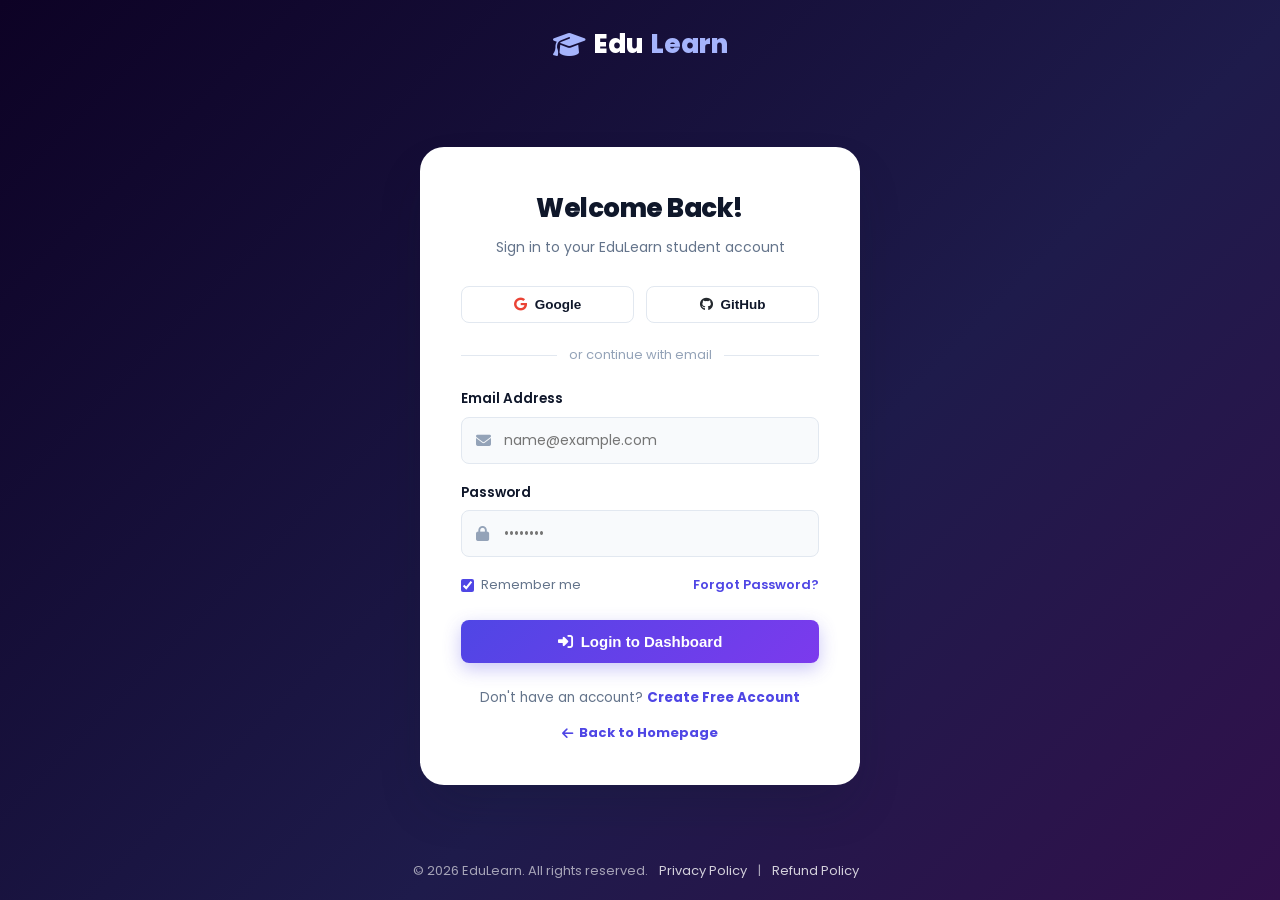
<file: login.html>
<!DOCTYPE html>
<html lang="en">
<head>
    <meta charset="UTF-8">
    <meta name="viewport" content="width=device-width, initial-scale=1.0">
    <title>Login - EduLearn | Learn. Grow. Succeed.</title>

    <!-- Google Fonts -->
    <link rel="preconnect" href="https://fonts.googleapis.com">
    <link rel="preconnect" href="https://fonts.gstatic.com" crossorigin>
    <link href="https://fonts.googleapis.com/css2?family=Inter:wght@300;400;500;600;700&family=Poppins:wght@400;500;600;700;800&display=swap" rel="stylesheet">

    <!-- Font Awesome Icons -->
    <link rel="stylesheet" href="https://cdnjs.cloudflare.com/ajax/libs/font-awesome/6.5.1/css/all.min.css">

    <!-- Stylesheet -->
    <link rel="stylesheet" href="css/login.css">
</head>
<body>

    <!-- Header Logo -->
    <header class="auth-header">
        <a href="index.html" class="auth-logo">
            <i class="fa-solid fa-graduation-cap"></i> Edu<span>Learn</span>
        </a>
    </header>

    <!-- Main Auth Card Container -->
    <main class="auth-wrapper">
        <div class="auth-card">
            <div class="auth-title">
                <h1>Welcome Back!</h1>
                <p>Sign in to your EduLearn student account</p>
            </div>

            <!-- Social Login Grid -->
            <div class="social-login-grid">
                <button type="button" class="social-btn google" onclick="window.location.href='student.html'">
                    <i class="fa-brands fa-google"></i> Google
                </button>
                <button type="button" class="social-btn github" onclick="window.location.href='student.html'">
                    <i class="fa-brands fa-github"></i> GitHub
                </button>
            </div>

            <div class="auth-divider">
                <span>or continue with email</span>
            </div>

            <!-- Login Form -->
            <form action="student.html" method="GET" class="auth-form">
                <div class="form-group">
                    <label for="email">Email Address</label>
                    <div class="input-wrapper">
                        <i class="fa-solid fa-envelope"></i>
                        <input type="email" id="email" name="email" class="form-control" placeholder="name@example.com" required>
                    </div>
                </div>

                <div class="form-group">
                    <label for="password">Password</label>
                    <div class="input-wrapper">
                        <i class="fa-solid fa-lock"></i>
                        <input type="password" id="password" name="password" class="form-control" placeholder="••••••••" required>
                    </div>
                </div>

                <div class="form-options">
                    <label class="remember-me">
                        <input type="checkbox" name="remember" checked>
                        <span>Remember me</span>
                    </label>
                    <a href="#" class="forgot-pass" onclick="alert('Password reset link sent to your registered email!'); return false;">Forgot Password?</a>
                </div>

                <button type="submit" class="auth-btn">
                    <i class="fa-solid fa-right-to-bracket"></i> Login to Dashboard
                </button>
            </form>

            <div class="auth-footer-links">
                <p>Don't have an account? <a href="register.html">Create Free Account</a></p>
                <a href="index.html" class="back-home"><i class="fa-solid fa-arrow-left"></i> Back to Homepage</a>
            </div>
        </div>
    </main>

    <!-- Simple Auth Footer -->
    <footer class="auth-page-footer">
        <p>&copy; 2026 EduLearn. All rights reserved. <a href="privacy.html">Privacy Policy</a> | <a href="refund.html">Refund Policy</a></p>
    </footer>

</body>
</html>
</file>
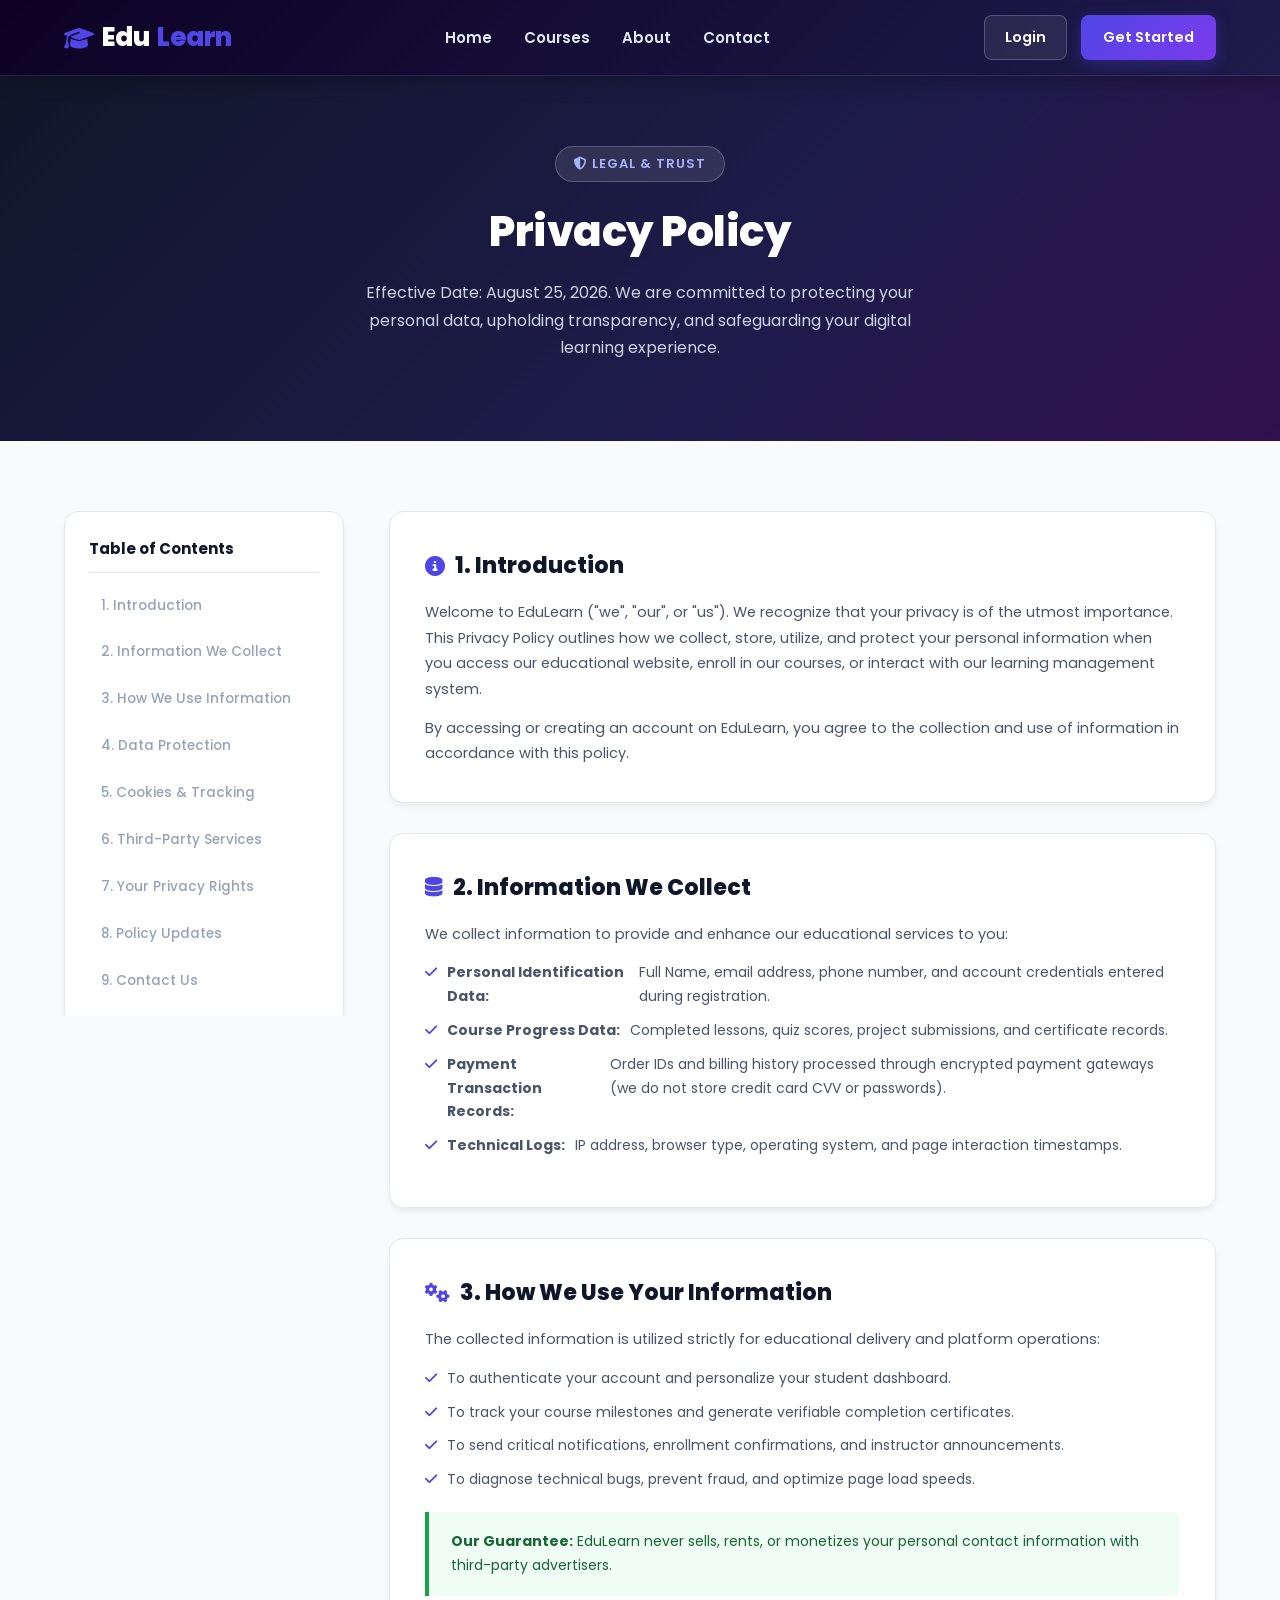
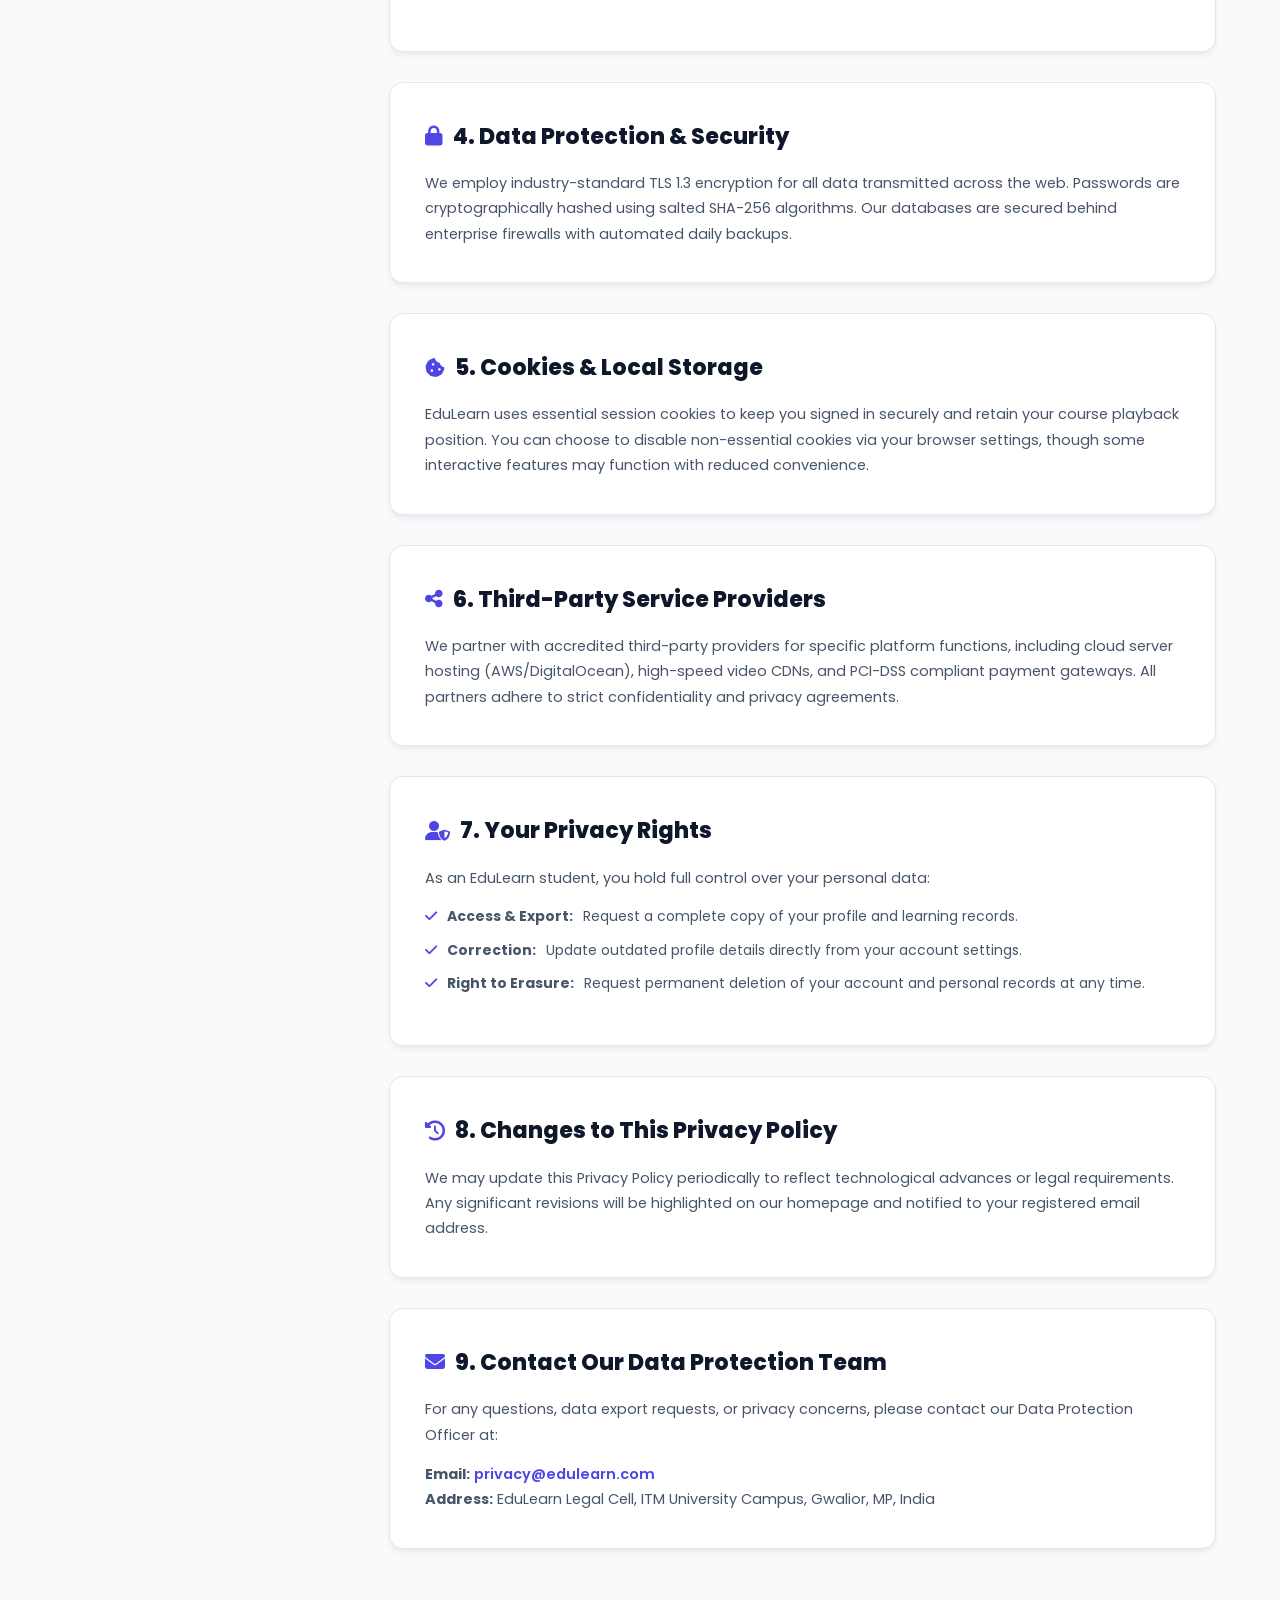
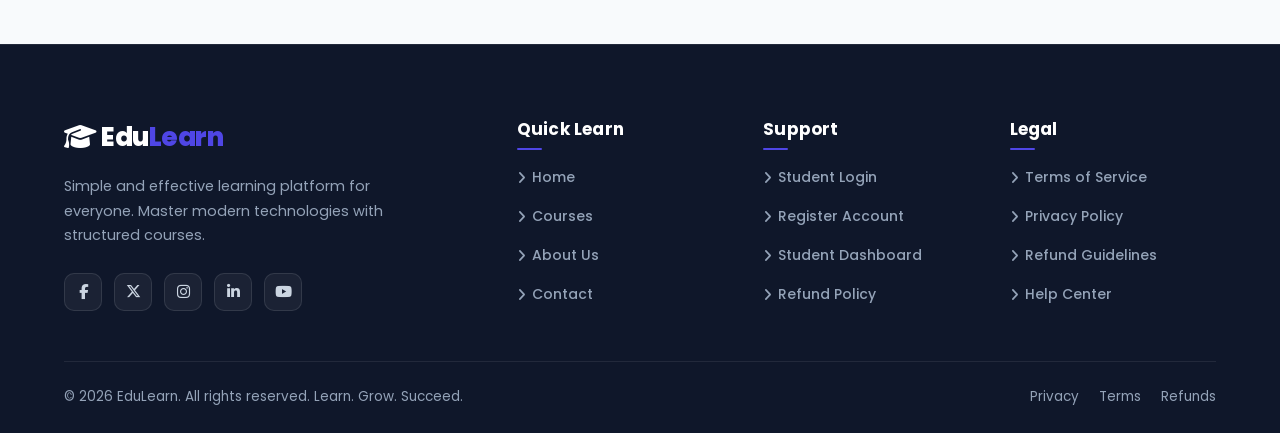
<file: privacy.html>
<!DOCTYPE html>
<html lang="en">
<head>
    <meta charset="UTF-8">
    <meta name="viewport" content="width=device-width, initial-scale=1.0">
    <title>Privacy Policy - EduLearn | Learn. Grow. Succeed.</title>

    <!-- Google Fonts -->
    <link rel="preconnect" href="https://fonts.googleapis.com">
    <link rel="preconnect" href="https://fonts.gstatic.com" crossorigin>
    <link href="https://fonts.googleapis.com/css2?family=Inter:wght@300;400;500;600;700&family=Poppins:wght@400;500;600;700;800&display=swap" rel="stylesheet">

    <!-- Font Awesome Icons -->
    <link rel="stylesheet" href="https://cdnjs.cloudflare.com/ajax/libs/font-awesome/6.5.1/css/all.min.css">

    <!-- Stylesheets -->
    <link rel="stylesheet" href="css/privacy.css">
    <link rel="stylesheet" href="css/footer.css">
</head>
<body>

    <!-- ================= NAVBAR ================= -->
    <header class="navbar">
        <div class="container nav-container">
            <a href="index.html" class="logo">
                <i class="fa-solid fa-graduation-cap"></i> Edu<span>Learn</span>
            </a>

            <input type="checkbox" id="nav-toggle" class="nav-toggle-checkbox">
            <label for="nav-toggle" class="nav-toggle-label" aria-label="Toggle Navigation">
                <i class="fa-solid fa-bars"></i>
            </label>

            <nav class="nav-links">
                <a href="index.html">Home</a>
                <a href="course.html">Courses</a>
                <a href="about.html">About</a>
                <a href="contact.html">Contact</a>
            </nav>

            <div class="nav-buttons">
                <a href="login.html" class="login-btn">Login</a>
                <a href="register.html" class="register-btn">Get Started</a>
            </div>
        </div>
    </header>

    <main>
        <!-- ================= PAGE BANNER ================= -->
        <section class="policy-hero">
            <div class="container">
                <span class="policy-badge"><i class="fa-solid fa-shield-halved"></i> Legal &amp; Trust</span>
                <h1>Privacy Policy</h1>
                <p>
                    Effective Date: August 25, 2026. We are committed to protecting your personal data, upholding transparency, and safeguarding your digital learning experience.
                </p>
            </div>
        </section>

        <!-- ================= MAIN POLICY CONTENT ================= -->
        <section class="policy-main">
            <div class="container">
                <div class="policy-grid">

                    <!-- Sticky Sidebar Navigation -->
                    <aside class="policy-sidebar">
                        <div class="sidebar-title">Table of Contents</div>
                        <ul class="policy-nav-list">
                            <li><a href="#intro">1. Introduction</a></li>
                            <li><a href="#collect">2. Information We Collect</a></li>
                            <li><a href="#use">3. How We Use Information</a></li>
                            <li><a href="#protection">4. Data Protection</a></li>
                            <li><a href="#cookies">5. Cookies &amp; Tracking</a></li>
                            <li><a href="#third-party">6. Third-Party Services</a></li>
                            <li><a href="#rights">7. Your Privacy Rights</a></li>
                            <li><a href="#changes">8. Policy Updates</a></li>
                            <li><a href="#contact-dpo">9. Contact Us</a></li>
                        </ul>
                    </aside>

                    <!-- Policy Documentation Cards -->
                    <div class="policy-content-col">

                        <!-- 1. Introduction -->
                        <div class="policy-card" id="intro">
                            <h2><i class="fa-solid fa-circle-info"></i> 1. Introduction</h2>
                            <p>
                                Welcome to EduLearn ("we", "our", or "us"). We recognize that your privacy is of the utmost importance. This Privacy Policy outlines how we collect, store, utilize, and protect your personal information when you access our educational website, enroll in our courses, or interact with our learning management system.
                            </p>
                            <p>
                                By accessing or creating an account on EduLearn, you agree to the collection and use of information in accordance with this policy.
                            </p>
                        </div>

                        <!-- 2. Information We Collect -->
                        <div class="policy-card" id="collect">
                            <h2><i class="fa-solid fa-database"></i> 2. Information We Collect</h2>
                            <p>We collect information to provide and enhance our educational services to you:</p>
                            <ul>
                                <li><i class="fa-solid fa-check"></i> <strong>Personal Identification Data:</strong> Full Name, email address, phone number, and account credentials entered during registration.</li>
                                <li><i class="fa-solid fa-check"></i> <strong>Course Progress Data:</strong> Completed lessons, quiz scores, project submissions, and certificate records.</li>
                                <li><i class="fa-solid fa-check"></i> <strong>Payment Transaction Records:</strong> Order IDs and billing history processed through encrypted payment gateways (we do not store credit card CVV or passwords).</li>
                                <li><i class="fa-solid fa-check"></i> <strong>Technical Logs:</strong> IP address, browser type, operating system, and page interaction timestamps.</li>
                            </ul>
                        </div>

                        <!-- 3. How We Use Information -->
                        <div class="policy-card" id="use">
                            <h2><i class="fa-solid fa-gears"></i> 3. How We Use Your Information</h2>
                            <p>The collected information is utilized strictly for educational delivery and platform operations:</p>
                            <ul>
                                <li><i class="fa-solid fa-check"></i> To authenticate your account and personalize your student dashboard.</li>
                                <li><i class="fa-solid fa-check"></i> To track your course milestones and generate verifiable completion certificates.</li>
                                <li><i class="fa-solid fa-check"></i> To send critical notifications, enrollment confirmations, and instructor announcements.</li>
                                <li><i class="fa-solid fa-check"></i> To diagnose technical bugs, prevent fraud, and optimize page load speeds.</li>
                            </ul>
                            <div class="highlight-box">
                                <strong>Our Guarantee:</strong> EduLearn never sells, rents, or monetizes your personal contact information with third-party advertisers.
                            </div>
                        </div>

                        <!-- 4. Data Protection -->
                        <div class="policy-card" id="protection">
                            <h2><i class="fa-solid fa-lock"></i> 4. Data Protection &amp; Security</h2>
                            <p>
                                We employ industry-standard TLS 1.3 encryption for all data transmitted across the web. Passwords are cryptographically hashed using salted SHA-256 algorithms. Our databases are secured behind enterprise firewalls with automated daily backups.
                            </p>
                        </div>

                        <!-- 5. Cookies -->
                        <div class="policy-card" id="cookies">
                            <h2><i class="fa-solid fa-cookie-bite"></i> 5. Cookies &amp; Local Storage</h2>
                            <p>
                                EduLearn uses essential session cookies to keep you signed in securely and retain your course playback position. You can choose to disable non-essential cookies via your browser settings, though some interactive features may function with reduced convenience.
                            </p>
                        </div>

                        <!-- 6. Third-Party Services -->
                        <div class="policy-card" id="third-party">
                            <h2><i class="fa-solid fa-share-nodes"></i> 6. Third-Party Service Providers</h2>
                            <p>
                                We partner with accredited third-party providers for specific platform functions, including cloud server hosting (AWS/DigitalOcean), high-speed video CDNs, and PCI-DSS compliant payment gateways. All partners adhere to strict confidentiality and privacy agreements.
                            </p>
                        </div>

                        <!-- 7. User Rights -->
                        <div class="policy-card" id="rights">
                            <h2><i class="fa-solid fa-user-shield"></i> 7. Your Privacy Rights</h2>
                            <p>As an EduLearn student, you hold full control over your personal data:</p>
                            <ul>
                                <li><i class="fa-solid fa-check"></i> <strong>Access &amp; Export:</strong> Request a complete copy of your profile and learning records.</li>
                                <li><i class="fa-solid fa-check"></i> <strong>Correction:</strong> Update outdated profile details directly from your account settings.</li>
                                <li><i class="fa-solid fa-check"></i> <strong>Right to Erasure:</strong> Request permanent deletion of your account and personal records at any time.</li>
                            </ul>
                        </div>

                        <!-- 8. Policy Updates -->
                        <div class="policy-card" id="changes">
                            <h2><i class="fa-solid fa-clock-rotate-left"></i> 8. Changes to This Privacy Policy</h2>
                            <p>
                                We may update this Privacy Policy periodically to reflect technological advances or legal requirements. Any significant revisions will be highlighted on our homepage and notified to your registered email address.
                            </p>
                        </div>

                        <!-- 9. Contact Info -->
                        <div class="policy-card" id="contact-dpo">
                            <h2><i class="fa-solid fa-envelope"></i> 9. Contact Our Data Protection Team</h2>
                            <p>
                                For any questions, data export requests, or privacy concerns, please contact our Data Protection Officer at:
                            </p>
                            <p>
                                <strong>Email:</strong> <a href="mailto:privacy@edulearn.com" style="color: var(--primary); font-weight: 600;">privacy@edulearn.com</a><br>
                                <strong>Address:</strong> EduLearn Legal Cell, ITM University Campus, Gwalior, MP, India
                            </p>
                        </div>

                    </div>

                </div>
            </div>
        </section>
    </main>

    <!-- ================= FOOTER ================= -->
    <footer class="footer">
        <div class="footer-container">
            <div class="top-footer">
                <div class="footer-col footer-brand">
                    <a href="index.html" class="footer-logo">
                        <i class="fa-solid fa-graduation-cap"></i> Edu<span>Learn</span>
                    </a>
                    <p>
                        Simple and effective learning platform for everyone. Master modern technologies with structured courses.
                    </p>
                    <div class="social-icons">
                        <a href="https://facebook.com" class="social-icon facebook" aria-label="Facebook" target="_blank"><i class="fa-brands fa-facebook-f"></i></a>
                        <a href="https://twitter.com" class="social-icon twitter" aria-label="Twitter"><i class="fa-brands fa-x-twitter"></i></a>
                        <a href="https://instagram.com" class="social-icon instagram" aria-label="Instagram"><i class="fa-brands fa-instagram"></i></a>
                        <a href="https://linkedin.com" class="social-icon linkedin" aria-label="LinkedIn"><i class="fa-brands fa-linkedin-in"></i></a>
                        <a href="https://youtube.com" class="social-icon youtube" aria-label="YouTube"><i class="fa-brands fa-youtube"></i></a>
                    </div>
                </div>

                <div class="footer-col">
                    <h3>Quick Learn</h3>
                    <ul class="footer-links">
                        <li><a href="index.html"><i class="fa-solid fa-angle-right"></i> Home</a></li>
                        <li><a href="course.html"><i class="fa-solid fa-angle-right"></i> Courses</a></li>
                        <li><a href="about.html"><i class="fa-solid fa-angle-right"></i> About Us</a></li>
                        <li><a href="contact.html"><i class="fa-solid fa-angle-right"></i> Contact</a></li>
                    </ul>
                </div>

                <div class="footer-col">
                    <h3>Support</h3>
                    <ul class="footer-links">
                        <li><a href="login.html"><i class="fa-solid fa-angle-right"></i> Student Login</a></li>
                        <li><a href="register.html"><i class="fa-solid fa-angle-right"></i> Register Account</a></li>
                        <li><a href="student.html"><i class="fa-solid fa-angle-right"></i> Student Dashboard</a></li>
                        <li><a href="refund.html"><i class="fa-solid fa-angle-right"></i> Refund Policy</a></li>
                    </ul>
                </div>

                <div class="footer-col">
                    <h3>Legal</h3>
                    <ul class="footer-links">
                        <li><a href="privacy.html"><i class="fa-solid fa-angle-right"></i> Terms of Service</a></li>
                        <li><a href="privacy.html"><i class="fa-solid fa-angle-right"></i> Privacy Policy</a></li>
                        <li><a href="refund.html"><i class="fa-solid fa-angle-right"></i> Refund Guidelines</a></li>
                        <li><a href="contact.html"><i class="fa-solid fa-angle-right"></i> Help Center</a></li>
                    </ul>
                </div>
            </div>

            <hr class="footer-divider">

            <div class="bottom-footer">
                <p>&copy; 2026 EduLearn. All rights reserved. Learn. Grow. Succeed.</p>
                <div class="bottom-links">
                    <a href="privacy.html">Privacy</a>
                    <a href="privacy.html">Terms</a>
                    <a href="refund.html">Refunds</a>
                </div>
            </div>
        </div>
    </footer>

</body>
</html>
</file>
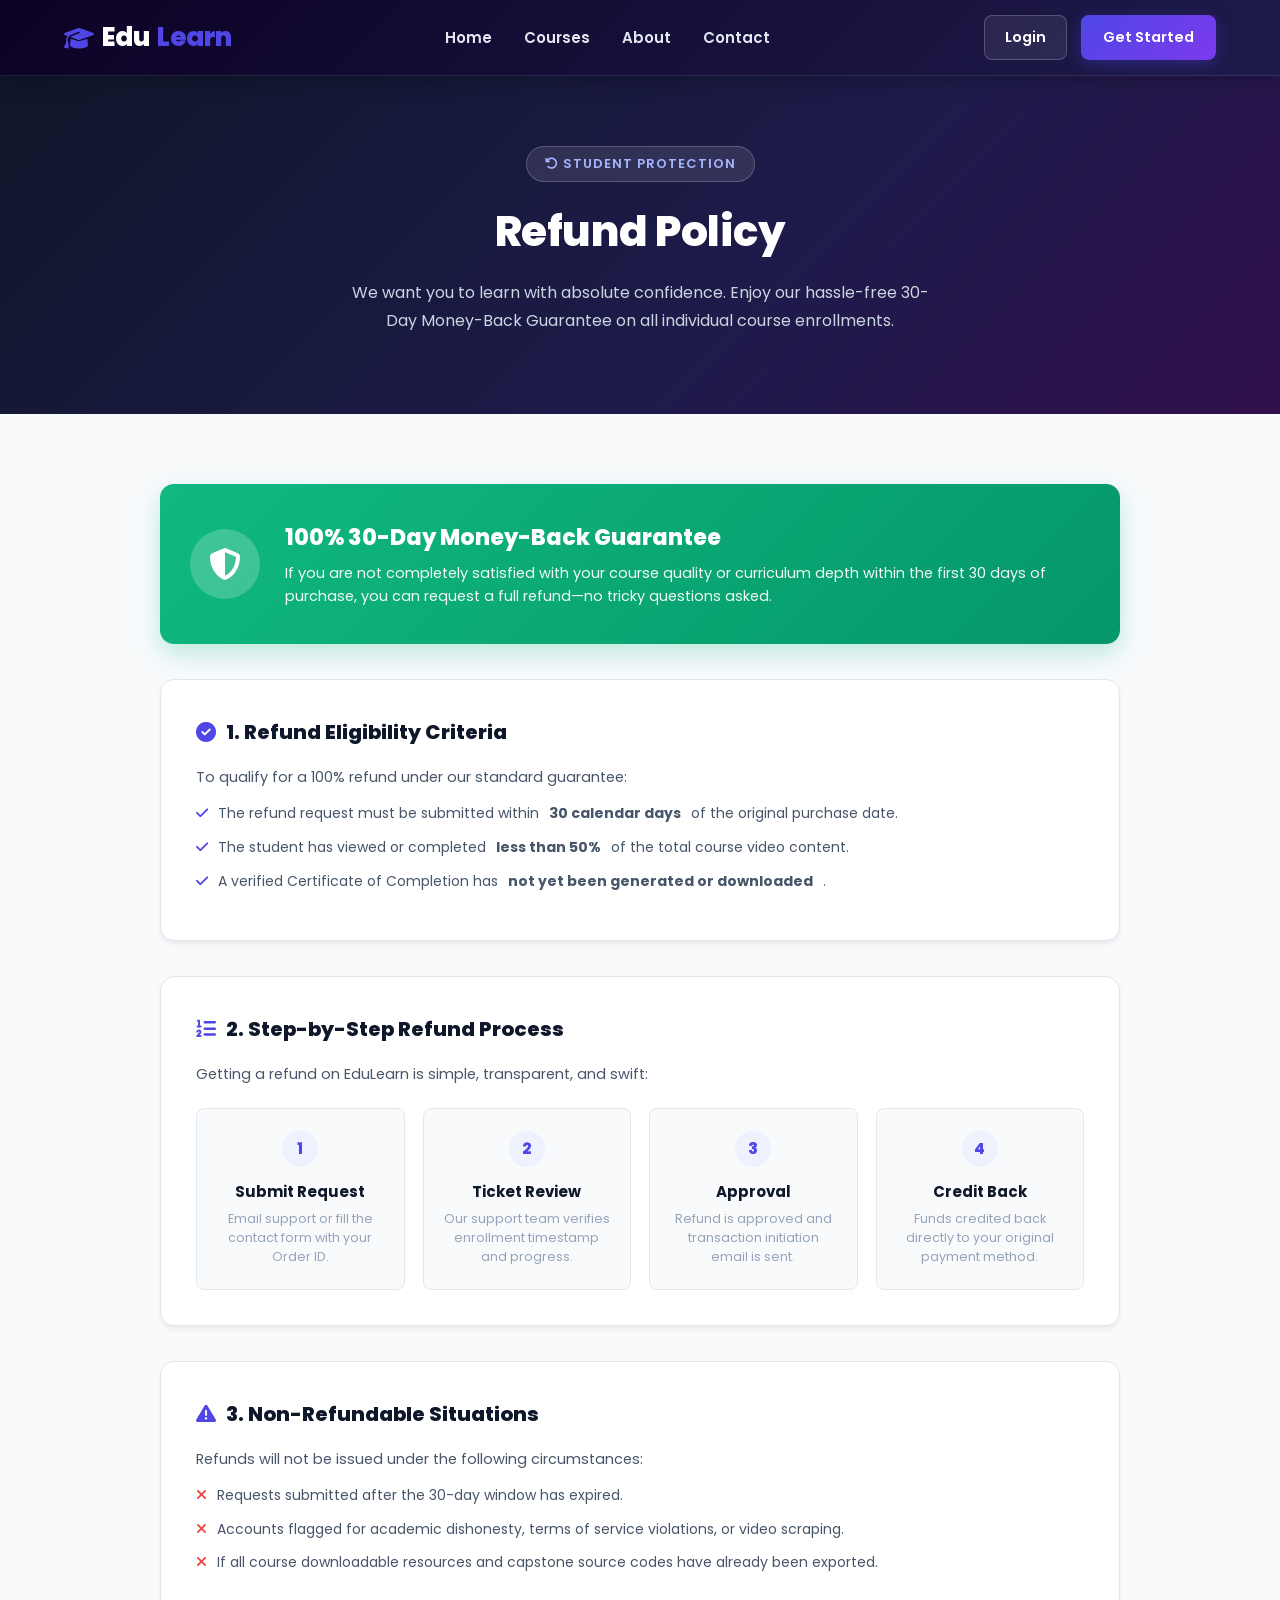
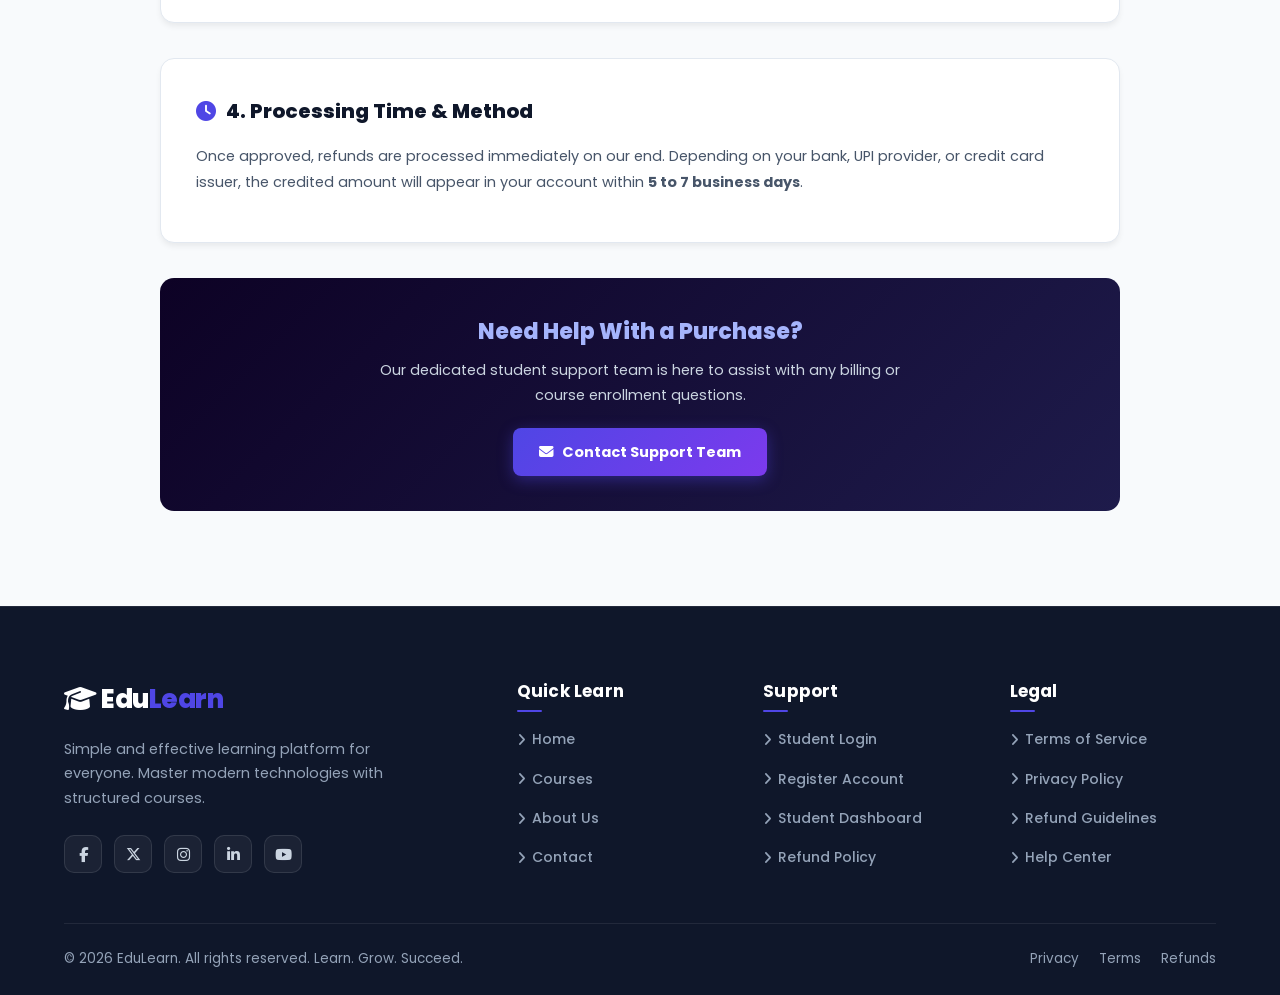
<file: refund.html>
<!DOCTYPE html>
<html lang="en">
<head>
    <meta charset="UTF-8">
    <meta name="viewport" content="width=device-width, initial-scale=1.0">
    <title>Refund Policy - EduLearn | Learn. Grow. Succeed.</title>

    <!-- Google Fonts -->
    <link rel="preconnect" href="https://fonts.googleapis.com">
    <link rel="preconnect" href="https://fonts.gstatic.com" crossorigin>
    <link href="https://fonts.googleapis.com/css2?family=Inter:wght@300;400;500;600;700&family=Poppins:wght@400;500;600;700;800&display=swap" rel="stylesheet">

    <!-- Font Awesome Icons -->
    <link rel="stylesheet" href="https://cdnjs.cloudflare.com/ajax/libs/font-awesome/6.5.1/css/all.min.css">

    <!-- Stylesheets -->
    <link rel="stylesheet" href="css/refund.css">
    <link rel="stylesheet" href="css/footer.css">
</head>
<body>

    <!-- ================= NAVBAR ================= -->
    <header class="navbar">
        <div class="container nav-container">
            <a href="index.html" class="logo">
                <i class="fa-solid fa-graduation-cap"></i> Edu<span>Learn</span>
            </a>

            <input type="checkbox" id="nav-toggle" class="nav-toggle-checkbox">
            <label for="nav-toggle" class="nav-toggle-label" aria-label="Toggle Navigation">
                <i class="fa-solid fa-bars"></i>
            </label>

            <nav class="nav-links">
                <a href="index.html">Home</a>
                <a href="course.html">Courses</a>
                <a href="about.html">About</a>
                <a href="contact.html">Contact</a>
            </nav>

            <div class="nav-buttons">
                <a href="login.html" class="login-btn">Login</a>
                <a href="register.html" class="register-btn">Get Started</a>
            </div>
        </div>
    </header>

    <main>
        <!-- ================= PAGE BANNER ================= -->
        <section class="refund-hero">
            <div class="container">
                <span class="refund-badge"><i class="fa-solid fa-rotate-left"></i> Student Protection</span>
                <h1>Refund Policy</h1>
                <p>
                    We want you to learn with absolute confidence. Enjoy our hassle-free 30-Day Money-Back Guarantee on all individual course enrollments.
                </p>
            </div>
        </section>

        <!-- ================= MAIN REFUND POLICY ================= -->
        <section class="refund-main">
            <div class="container">
                <div class="refund-container">

                    <!-- Guarantee Banner -->
                    <div class="guarantee-card">
                        <div class="guarantee-icon">
                            <i class="fa-solid fa-shield-halved"></i>
                        </div>
                        <div class="guarantee-text">
                            <h2>100% 30-Day Money-Back Guarantee</h2>
                            <p>
                                If you are not completely satisfied with your course quality or curriculum depth within the first 30 days of purchase, you can request a full refund—no tricky questions asked.
                            </p>
                        </div>
                    </div>

                    <!-- 1. Refund Eligibility -->
                    <div class="refund-card">
                        <h3><i class="fa-solid fa-circle-check"></i> 1. Refund Eligibility Criteria</h3>
                        <p>To qualify for a 100% refund under our standard guarantee:</p>
                        <ul>
                            <li><i class="fa-solid fa-check"></i> The refund request must be submitted within <strong>30 calendar days</strong> of the original purchase date.</li>
                            <li><i class="fa-solid fa-check"></i> The student has viewed or completed <strong>less than 50%</strong> of the total course video content.</li>
                            <li><i class="fa-solid fa-check"></i> A verified Certificate of Completion has <strong>not yet been generated or downloaded</strong>.</li>
                        </ul>
                    </div>

                    <!-- 2. Step-by-Step Process -->
                    <div class="refund-card">
                        <h3><i class="fa-solid fa-list-ol"></i> 2. Step-by-Step Refund Process</h3>
                        <p>Getting a refund on EduLearn is simple, transparent, and swift:</p>

                        <div class="steps-grid">
                            <div class="step-box">
                                <div class="step-num">1</div>
                                <h4>Submit Request</h4>
                                <p>Email support or fill the contact form with your Order ID.</p>
                            </div>
                            <div class="step-box">
                                <div class="step-num">2</div>
                                <h4>Ticket Review</h4>
                                <p>Our support team verifies enrollment timestamp and progress.</p>
                            </div>
                            <div class="step-box">
                                <div class="step-num">3</div>
                                <h4>Approval</h4>
                                <p>Refund is approved and transaction initiation email is sent.</p>
                            </div>
                            <div class="step-box">
                                <div class="step-num">4</div>
                                <h4>Credit Back</h4>
                                <p>Funds credited back directly to your original payment method.</p>
                            </div>
                        </div>
                    </div>

                    <!-- 3. Non-Refundable Situations -->
                    <div class="refund-card">
                        <h3><i class="fa-solid fa-triangle-exclamation"></i> 3. Non-Refundable Situations</h3>
                        <p>Refunds will not be issued under the following circumstances:</p>
                        <ul>
                            <li><i class="fa-solid fa-xmark" style="color: #ef4444;"></i> Requests submitted after the 30-day window has expired.</li>
                            <li><i class="fa-solid fa-xmark" style="color: #ef4444;"></i> Accounts flagged for academic dishonesty, terms of service violations, or video scraping.</li>
                            <li><i class="fa-solid fa-xmark" style="color: #ef4444;"></i> If all course downloadable resources and capstone source codes have already been exported.</li>
                        </ul>
                    </div>

                    <!-- 4. Processing Time -->
                    <div class="refund-card">
                        <h3><i class="fa-solid fa-clock"></i> 4. Processing Time &amp; Method</h3>
                        <p>
                            Once approved, refunds are processed immediately on our end. Depending on your bank, UPI provider, or credit card issuer, the credited amount will appear in your account within <strong>5 to 7 business days</strong>.
                        </p>
                    </div>

                    <!-- Support Card -->
                    <div class="refund-contact-card">
                        <h3>Need Help With a Purchase?</h3>
                        <p>Our dedicated student support team is here to assist with any billing or course enrollment questions.</p>
                        <a href="contact.html" class="refund-contact-btn">
                            <i class="fa-solid fa-envelope"></i> Contact Support Team
                        </a>
                    </div>

                </div>
            </div>
        </section>
    </main>

    <!-- ================= FOOTER ================= -->
    <footer class="footer">
        <div class="footer-container">
            <div class="top-footer">
                <div class="footer-col footer-brand">
                    <a href="index.html" class="footer-logo">
                        <i class="fa-solid fa-graduation-cap"></i> Edu<span>Learn</span>
                    </a>
                    <p>
                        Simple and effective learning platform for everyone. Master modern technologies with structured courses.
                    </p>
                    <div class="social-icons">
                        <a href="https://facebook.com" class="social-icon facebook" aria-label="Facebook" target="_blank"><i class="fa-brands fa-facebook-f"></i></a>
                        <a href="https://twitter.com" class="social-icon twitter" aria-label="Twitter"><i class="fa-brands fa-x-twitter"></i></a>
                        <a href="https://instagram.com" class="social-icon instagram" aria-label="Instagram"><i class="fa-brands fa-instagram"></i></a>
                        <a href="https://linkedin.com" class="social-icon linkedin" aria-label="LinkedIn"><i class="fa-brands fa-linkedin-in"></i></a>
                        <a href="https://youtube.com" class="social-icon youtube" aria-label="YouTube"><i class="fa-brands fa-youtube"></i></a>
                    </div>
                </div>

                <div class="footer-col">
                    <h3>Quick Learn</h3>
                    <ul class="footer-links">
                        <li><a href="index.html"><i class="fa-solid fa-angle-right"></i> Home</a></li>
                        <li><a href="course.html"><i class="fa-solid fa-angle-right"></i> Courses</a></li>
                        <li><a href="about.html"><i class="fa-solid fa-angle-right"></i> About Us</a></li>
                        <li><a href="contact.html"><i class="fa-solid fa-angle-right"></i> Contact</a></li>
                    </ul>
                </div>

                <div class="footer-col">
                    <h3>Support</h3>
                    <ul class="footer-links">
                        <li><a href="login.html"><i class="fa-solid fa-angle-right"></i> Student Login</a></li>
                        <li><a href="register.html"><i class="fa-solid fa-angle-right"></i> Register Account</a></li>
                        <li><a href="student.html"><i class="fa-solid fa-angle-right"></i> Student Dashboard</a></li>
                        <li><a href="refund.html"><i class="fa-solid fa-angle-right"></i> Refund Policy</a></li>
                    </ul>
                </div>

                <div class="footer-col">
                    <h3>Legal</h3>
                    <ul class="footer-links">
                        <li><a href="privacy.html"><i class="fa-solid fa-angle-right"></i> Terms of Service</a></li>
                        <li><a href="privacy.html"><i class="fa-solid fa-angle-right"></i> Privacy Policy</a></li>
                        <li><a href="refund.html"><i class="fa-solid fa-angle-right"></i> Refund Guidelines</a></li>
                        <li><a href="contact.html"><i class="fa-solid fa-angle-right"></i> Help Center</a></li>
                    </ul>
                </div>
            </div>

            <hr class="footer-divider">

            <div class="bottom-footer">
                <p>&copy; 2026 EduLearn. All rights reserved. Learn. Grow. Succeed.</p>
                <div class="bottom-links">
                    <a href="privacy.html">Privacy</a>
                    <a href="privacy.html">Terms</a>
                    <a href="refund.html">Refunds</a>
                </div>
            </div>
        </div>
    </footer>

</body>
</html>
</file>
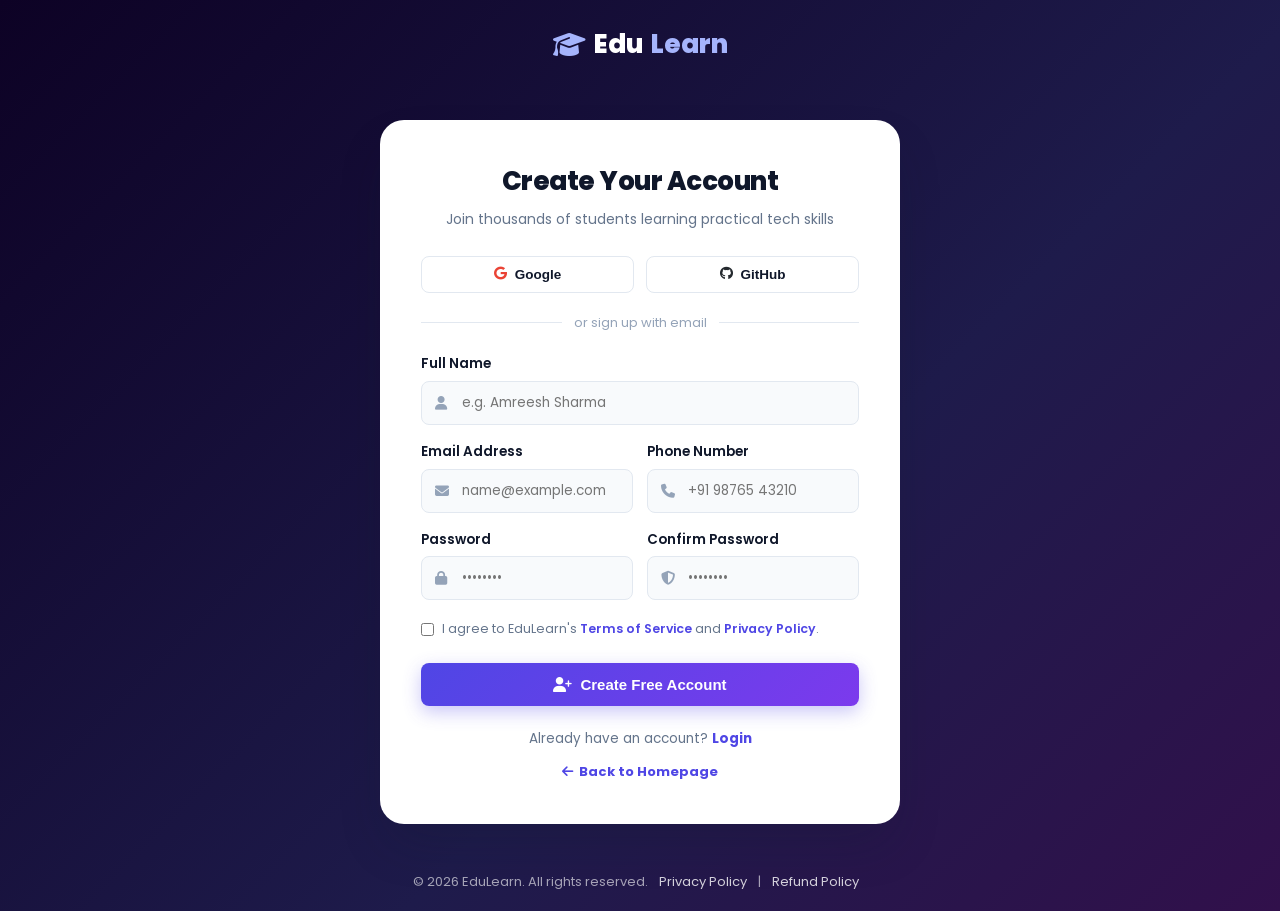
<file: register.html>
<!DOCTYPE html>
<html lang="en">
<head>
    <meta charset="UTF-8">
    <meta name="viewport" content="width=device-width, initial-scale=1.0">
    <title>Register - EduLearn | Learn. Grow. Succeed.</title>

    <!-- Google Fonts -->
    <link rel="preconnect" href="https://fonts.googleapis.com">
    <link rel="preconnect" href="https://fonts.gstatic.com" crossorigin>
    <link href="https://fonts.googleapis.com/css2?family=Inter:wght@300;400;500;600;700&family=Poppins:wght@400;500;600;700;800&display=swap" rel="stylesheet">

    <!-- Font Awesome Icons -->
    <link rel="stylesheet" href="https://cdnjs.cloudflare.com/ajax/libs/font-awesome/6.5.1/css/all.min.css">

    <!-- Stylesheet -->
    <link rel="stylesheet" href="css/register.css">
</head>
<body>

    <!-- Header Logo -->
    <header class="auth-header">
        <a href="index.html" class="auth-logo">
            <i class="fa-solid fa-graduation-cap"></i> Edu<span>Learn</span>
        </a>
    </header>

    <!-- Main Registration Container -->
    <main class="auth-wrapper">
        <div class="auth-card">
            <div class="auth-title">
                <h1>Create Your Account</h1>
                <p>Join thousands of students learning practical tech skills</p>
            </div>

            <!-- Social Sign Up -->
            <div class="social-login-grid">
                <button type="button" class="social-btn google" onclick="window.location.href='student.html'">
                    <i class="fa-brands fa-google"></i> Google
                </button>
                <button type="button" class="social-btn github" onclick="window.location.href='student.html'">
                    <i class="fa-brands fa-github"></i> GitHub
                </button>
            </div>

            <div class="auth-divider">
                <span>or sign up with email</span>
            </div>

            <!-- Register Form -->
            <form action="student.html" method="GET" class="auth-form" onsubmit="return true;">
                <!-- Full Name -->
                <div class="form-group">
                    <label for="fullName">Full Name</label>
                    <div class="input-wrapper">
                        <i class="fa-solid fa-user"></i>
                        <input type="text" id="fullName" name="fullName" class="form-control" placeholder="e.g. Amreesh Sharma" required>
                    </div>
                </div>

                <!-- Email & Phone in row -->
                <div class="form-row">
                    <div class="form-group">
                        <label for="regEmail">Email Address</label>
                        <div class="input-wrapper">
                            <i class="fa-solid fa-envelope"></i>
                            <input type="email" id="regEmail" name="email" class="form-control" placeholder="name@example.com" required>
                        </div>
                    </div>

                    <div class="form-group">
                        <label for="regPhone">Phone Number</label>
                        <div class="input-wrapper">
                            <i class="fa-solid fa-phone"></i>
                            <input type="tel" id="regPhone" name="phone" class="form-control" placeholder="+91 98765 43210" required>
                        </div>
                    </div>
                </div>

                <!-- Password & Confirm Password in row -->
                <div class="form-row">
                    <div class="form-group">
                        <label for="regPassword">Password</label>
                        <div class="input-wrapper">
                            <i class="fa-solid fa-lock"></i>
                            <input type="password" id="regPassword" name="password" class="form-control" placeholder="••••••••" minlength="6" required>
                        </div>
                    </div>

                    <div class="form-group">
                        <label for="confirmPassword">Confirm Password</label>
                        <div class="input-wrapper">
                            <i class="fa-solid fa-shield-halved"></i>
                            <input type="password" id="confirmPassword" name="confirmPassword" class="form-control" placeholder="••••••••" minlength="6" required>
                        </div>
                    </div>
                </div>

                <!-- Terms & Conditions Checkbox -->
                <label class="terms-agreement">
                    <input type="checkbox" name="terms" required>
                    <span>I agree to EduLearn's <a href="privacy.html" target="_blank">Terms of Service</a> and <a href="privacy.html" target="_blank">Privacy Policy</a>.</span>
                </label>

                <!-- Submit Button -->
                <button type="submit" class="auth-btn">
                    <i class="fa-solid fa-user-plus"></i> Create Free Account
                </button>
            </form>

            <div class="auth-footer-links">
                <p>Already have an account? <a href="login.html">Login</a></p>
                <a href="index.html" class="back-home"><i class="fa-solid fa-arrow-left"></i> Back to Homepage</a>
            </div>
        </div>
    </main>

    <!-- Simple Auth Footer -->
    <footer class="auth-page-footer">
        <p>&copy; 2026 EduLearn. All rights reserved. <a href="privacy.html">Privacy Policy</a> | <a href="refund.html">Refund Policy</a></p>
    </footer>

</body>
</html>
</file>
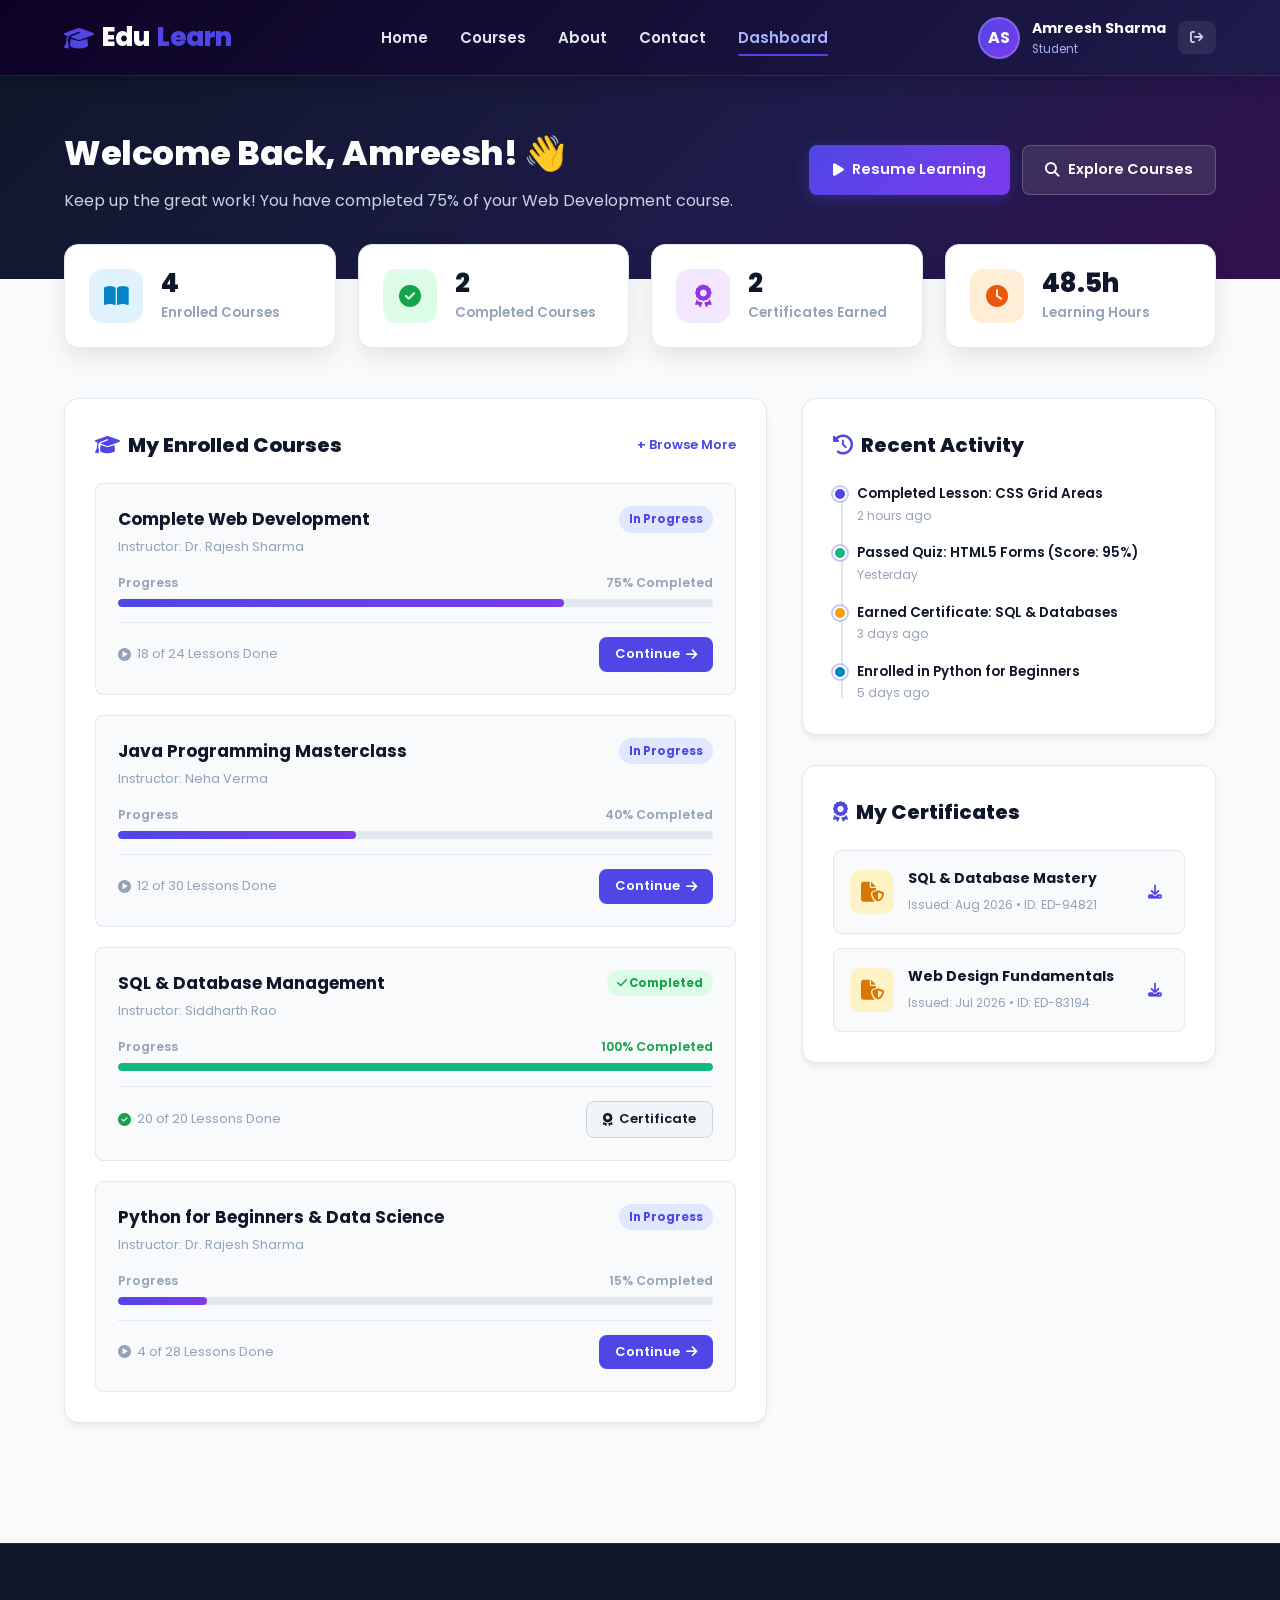
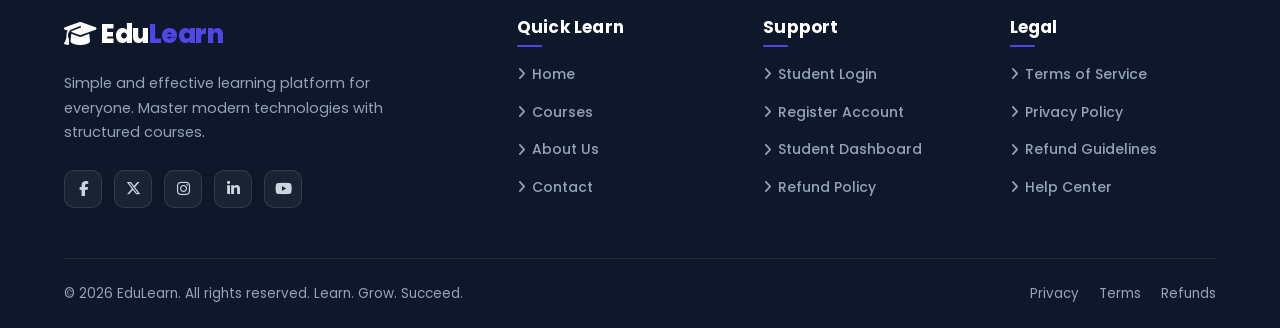
<file: student.html>
<!DOCTYPE html>
<html lang="en">
<head>
    <meta charset="UTF-8">
    <meta name="viewport" content="width=device-width, initial-scale=1.0">
    <title>Student Dashboard - EduLearn | Learn. Grow. Succeed.</title>

    <!-- Google Fonts -->
    <link rel="preconnect" href="https://fonts.googleapis.com">
    <link rel="preconnect" href="https://fonts.gstatic.com" crossorigin>
    <link href="https://fonts.googleapis.com/css2?family=Inter:wght@300;400;500;600;700&family=Poppins:wght@400;500;600;700;800&display=swap" rel="stylesheet">

    <!-- Font Awesome Icons -->
    <link rel="stylesheet" href="https://cdnjs.cloudflare.com/ajax/libs/font-awesome/6.5.1/css/all.min.css">

    <!-- Stylesheets -->
    <link rel="stylesheet" href="css/student.css">
    <link rel="stylesheet" href="css/footer.css">
</head>
<body>

    <!-- ================= NAVBAR ================= -->
    <header class="navbar">
        <div class="container nav-container">
            <a href="index.html" class="logo">
                <i class="fa-solid fa-graduation-cap"></i> Edu<span>Learn</span>
            </a>

            <input type="checkbox" id="nav-toggle" class="nav-toggle-checkbox">
            <label for="nav-toggle" class="nav-toggle-label" aria-label="Toggle Navigation">
                <i class="fa-solid fa-bars"></i>
            </label>

            <nav class="nav-links">
                <a href="index.html">Home</a>
                <a href="course.html">Courses</a>
                <a href="about.html">About</a>
                <a href="contact.html">Contact</a>
                <a href="student.html" class="active">Dashboard</a>
            </nav>

            <div class="user-profile-nav">
                <div class="user-avatar-badge">AS</div>
                <div class="user-info-text">
                    <span class="user-name">Amreesh Sharma</span>
                    <span class="user-role">Student</span>
                </div>
                <a href="login.html" class="logout-link" title="Logout"><i class="fa-solid fa-arrow-right-from-bracket"></i></a>
            </div>
        </div>
    </header>

    <main>
        <!-- ================= DASHBOARD HERO ================= -->
        <section class="dashboard-hero">
            <div class="container">
                <div class="welcome-row">
                    <div class="welcome-text">
                        <h1>Welcome Back, Amreesh! 👋</h1>
                        <p>Keep up the great work! You have completed 75% of your Web Development course.</p>
                    </div>
                    <div class="welcome-actions">
                        <a href="course-details.html" class="btn-dash-primary">
                            <i class="fa-solid fa-play"></i> Resume Learning
                        </a>
                        <a href="course.html" class="btn-dash-secondary">
                            <i class="fa-solid fa-magnifying-glass"></i> Explore Courses
                        </a>
                    </div>
                </div>
            </div>
        </section>

        <!-- ================= STATISTICS METRICS ================= -->
        <section class="stats-section">
            <div class="container">
                <div class="stats-grid">
                    <!-- Stat 1 -->
                    <div class="metric-card">
                        <div class="metric-icon blue">
                            <i class="fa-solid fa-book-open"></i>
                        </div>
                        <div class="metric-data">
                            <h3>4</h3>
                            <p>Enrolled Courses</p>
                        </div>
                    </div>

                    <!-- Stat 2 -->
                    <div class="metric-card">
                        <div class="metric-icon green">
                            <i class="fa-solid fa-circle-check"></i>
                        </div>
                        <div class="metric-data">
                            <h3>2</h3>
                            <p>Completed Courses</p>
                        </div>
                    </div>

                    <!-- Stat 3 -->
                    <div class="metric-card">
                        <div class="metric-icon purple">
                            <i class="fa-solid fa-award"></i>
                        </div>
                        <div class="metric-data">
                            <h3>2</h3>
                            <p>Certificates Earned</p>
                        </div>
                    </div>

                    <!-- Stat 4 -->
                    <div class="metric-card">
                        <div class="metric-icon orange">
                            <i class="fa-solid fa-clock"></i>
                        </div>
                        <div class="metric-data">
                            <h3>48.5h</h3>
                            <p>Learning Hours</p>
                        </div>
                    </div>
                </div>
            </div>
        </section>

        <!-- ================= MAIN DASHBOARD CONTENT ================= -->
        <section class="dashboard-main">
            <div class="container">
                <div class="dash-grid">

                    <!-- Left Column: My Courses -->
                    <div class="dash-main-col">
                        <div class="section-box">
                            <div class="box-title">
                                <span><i class="fa-solid fa-graduation-cap"></i> My Enrolled Courses</span>
                                <a href="course.html" style="font-size: 13px; color: var(--primary); font-weight: 600;">+ Browse More</a>
                            </div>

                            <div class="enrolled-courses-list">
                                <!-- Course 1 (75%) -->
                                <div class="course-progress-card">
                                    <div class="cp-top">
                                        <div class="cp-title">
                                            <h4>Complete Web Development</h4>
                                            <p>Instructor: Dr. Rajesh Sharma</p>
                                        </div>
                                        <span class="cp-badge in-progress">In Progress</span>
                                    </div>
                                    <div class="progress-bar-wrapper">
                                        <div class="progress-info">
                                            <span>Progress</span>
                                            <span>75% Completed</span>
                                        </div>
                                        <div class="progress-track">
                                            <div class="progress-fill" style="width: 75%;"></div>
                                        </div>
                                    </div>
                                    <div class="cp-bottom">
                                        <span class="cp-lessons"><i class="fa-solid fa-play-circle"></i> 18 of 24 Lessons Done</span>
                                        <a href="course-details.html" class="continue-btn">
                                            Continue <i class="fa-solid fa-arrow-right"></i>
                                        </a>
                                    </div>
                                </div>

                                <!-- Course 2 (40%) -->
                                <div class="course-progress-card">
                                    <div class="cp-top">
                                        <div class="cp-title">
                                            <h4>Java Programming Masterclass</h4>
                                            <p>Instructor: Neha Verma</p>
                                        </div>
                                        <span class="cp-badge in-progress">In Progress</span>
                                    </div>
                                    <div class="progress-bar-wrapper">
                                        <div class="progress-info">
                                            <span>Progress</span>
                                            <span>40% Completed</span>
                                        </div>
                                        <div class="progress-track">
                                            <div class="progress-fill" style="width: 40%;"></div>
                                        </div>
                                    </div>
                                    <div class="cp-bottom">
                                        <span class="cp-lessons"><i class="fa-solid fa-play-circle"></i> 12 of 30 Lessons Done</span>
                                        <a href="course-details.html" class="continue-btn">
                                            Continue <i class="fa-solid fa-arrow-right"></i>
                                        </a>
                                    </div>
                                </div>

                                <!-- Course 3 (100% Completed) -->
                                <div class="course-progress-card">
                                    <div class="cp-top">
                                        <div class="cp-title">
                                            <h4>SQL &amp; Database Management</h4>
                                            <p>Instructor: Siddharth Rao</p>
                                        </div>
                                        <span class="cp-badge completed"><i class="fa-solid fa-check"></i> Completed</span>
                                    </div>
                                    <div class="progress-bar-wrapper">
                                        <div class="progress-info">
                                            <span>Progress</span>
                                            <span style="color: #16a34a;">100% Completed</span>
                                        </div>
                                        <div class="progress-track">
                                            <div class="progress-fill full" style="width: 100%;"></div>
                                        </div>
                                    </div>
                                    <div class="cp-bottom">
                                        <span class="cp-lessons"><i class="fa-solid fa-circle-check" style="color: #16a34a;"></i> 20 of 20 Lessons Done</span>
                                        <a href="#certificates" class="continue-btn btn-outline">
                                            <i class="fa-solid fa-award"></i> Certificate
                                        </a>
                                    </div>
                                </div>

                                <!-- Course 4 (15%) -->
                                <div class="course-progress-card">
                                    <div class="cp-top">
                                        <div class="cp-title">
                                            <h4>Python for Beginners &amp; Data Science</h4>
                                            <p>Instructor: Dr. Rajesh Sharma</p>
                                        </div>
                                        <span class="cp-badge in-progress">In Progress</span>
                                    </div>
                                    <div class="progress-bar-wrapper">
                                        <div class="progress-info">
                                            <span>Progress</span>
                                            <span>15% Completed</span>
                                        </div>
                                        <div class="progress-track">
                                            <div class="progress-fill" style="width: 15%;"></div>
                                        </div>
                                    </div>
                                    <div class="cp-bottom">
                                        <span class="cp-lessons"><i class="fa-solid fa-play-circle"></i> 4 of 28 Lessons Done</span>
                                        <a href="course-details.html" class="continue-btn">
                                            Continue <i class="fa-solid fa-arrow-right"></i>
                                        </a>
                                    </div>
                                </div>
                            </div>
                        </div>
                    </div>

                    <!-- Right Column: Sidebar Widgets -->
                    <div class="dash-side-col">

                        <!-- Recent Activity Widget -->
                        <div class="section-box">
                            <div class="box-title">
                                <span><i class="fa-solid fa-clock-rotate-left"></i> Recent Activity</span>
                            </div>
                            <ul class="activity-timeline">
                                <li class="timeline-item">
                                    <div class="timeline-dot"></div>
                                    <div class="timeline-content">
                                        <strong>Completed Lesson: CSS Grid Areas</strong>
                                        <span>2 hours ago</span>
                                    </div>
                                </li>
                                <li class="timeline-item">
                                    <div class="timeline-dot" style="background: #10b981;"></div>
                                    <div class="timeline-content">
                                        <strong>Passed Quiz: HTML5 Forms (Score: 95%)</strong>
                                        <span>Yesterday</span>
                                    </div>
                                </li>
                                <li class="timeline-item">
                                    <div class="timeline-dot" style="background: #f59e0b;"></div>
                                    <div class="timeline-content">
                                        <strong>Earned Certificate: SQL &amp; Databases</strong>
                                        <span>3 days ago</span>
                                    </div>
                                </li>
                                <li class="timeline-item">
                                    <div class="timeline-dot" style="background: #0284c7;"></div>
                                    <div class="timeline-content">
                                        <strong>Enrolled in Python for Beginners</strong>
                                        <span>5 days ago</span>
                                    </div>
                                </li>
                            </ul>
                        </div>

                        <!-- My Certificates Widget -->
                        <div class="section-box" id="certificates">
                            <div class="box-title">
                                <span><i class="fa-solid fa-award"></i> My Certificates</span>
                            </div>
                            <div class="certificates-list">
                                <div class="cert-card">
                                    <div class="cert-icon">
                                        <i class="fa-solid fa-file-shield"></i>
                                    </div>
                                    <div class="cert-info">
                                        <h5>SQL &amp; Database Mastery</h5>
                                        <small>Issued: Aug 2026 • ID: ED-94821</small>
                                    </div>
                                    <a href="#" class="cert-download-btn" title="Download Certificate" onclick="alert('Downloading verified PDF certificate for SQL & Database Mastery!'); return false;">
                                        <i class="fa-solid fa-download"></i>
                                    </a>
                                </div>

                                <div class="cert-card">
                                    <div class="cert-icon">
                                        <i class="fa-solid fa-file-shield"></i>
                                    </div>
                                    <div class="cert-info">
                                        <h5>Web Design Fundamentals</h5>
                                        <small>Issued: Jul 2026 • ID: ED-83194</small>
                                    </div>
                                    <a href="#" class="cert-download-btn" title="Download Certificate" onclick="alert('Downloading verified PDF certificate for Web Design Fundamentals!'); return false;">
                                        <i class="fa-solid fa-download"></i>
                                    </a>
                                </div>
                            </div>
                        </div>

                    </div>

                </div>
            </div>
        </section>
    </main>

    <!-- ================= FOOTER ================= -->
    <footer class="footer">
        <div class="footer-container">
            <div class="top-footer">
                <div class="footer-col footer-brand">
                    <a href="index.html" class="footer-logo">
                        <i class="fa-solid fa-graduation-cap"></i> Edu<span>Learn</span>
                    </a>
                    <p>
                        Simple and effective learning platform for everyone. Master modern technologies with structured courses.
                    </p>
                    <div class="social-icons">
                        <a href="https://facebook.com" class="social-icon facebook" aria-label="Facebook" target="_blank"><i class="fa-brands fa-facebook-f"></i></a>
                        <a href="https://twitter.com" class="social-icon twitter" aria-label="Twitter"><i class="fa-brands fa-x-twitter"></i></a>
                        <a href="https://instagram.com" class="social-icon instagram" aria-label="Instagram"><i class="fa-brands fa-instagram"></i></a>
                        <a href="https://linkedin.com" class="social-icon linkedin" aria-label="LinkedIn"><i class="fa-brands fa-linkedin-in"></i></a>
                        <a href="https://youtube.com" class="social-icon youtube" aria-label="YouTube"><i class="fa-brands fa-youtube"></i></a>
                    </div>
                </div>

                <div class="footer-col">
                    <h3>Quick Learn</h3>
                    <ul class="footer-links">
                        <li><a href="index.html"><i class="fa-solid fa-angle-right"></i> Home</a></li>
                        <li><a href="course.html"><i class="fa-solid fa-angle-right"></i> Courses</a></li>
                        <li><a href="about.html"><i class="fa-solid fa-angle-right"></i> About Us</a></li>
                        <li><a href="contact.html"><i class="fa-solid fa-angle-right"></i> Contact</a></li>
                    </ul>
                </div>

                <div class="footer-col">
                    <h3>Support</h3>
                    <ul class="footer-links">
                        <li><a href="login.html"><i class="fa-solid fa-angle-right"></i> Student Login</a></li>
                        <li><a href="register.html"><i class="fa-solid fa-angle-right"></i> Register Account</a></li>
                        <li><a href="student.html"><i class="fa-solid fa-angle-right"></i> Student Dashboard</a></li>
                        <li><a href="refund.html"><i class="fa-solid fa-angle-right"></i> Refund Policy</a></li>
                    </ul>
                </div>

                <div class="footer-col">
                    <h3>Legal</h3>
                    <ul class="footer-links">
                        <li><a href="privacy.html"><i class="fa-solid fa-angle-right"></i> Terms of Service</a></li>
                        <li><a href="privacy.html"><i class="fa-solid fa-angle-right"></i> Privacy Policy</a></li>
                        <li><a href="refund.html"><i class="fa-solid fa-angle-right"></i> Refund Guidelines</a></li>
                        <li><a href="contact.html"><i class="fa-solid fa-angle-right"></i> Help Center</a></li>
                    </ul>
                </div>
            </div>

            <hr class="footer-divider">

            <div class="bottom-footer">
                <p>&copy; 2026 EduLearn. All rights reserved. Learn. Grow. Succeed.</p>
                <div class="bottom-links">
                    <a href="privacy.html">Privacy</a>
                    <a href="privacy.html">Terms</a>
                    <a href="refund.html">Refunds</a>
                </div>
            </div>
        </div>
    </footer>

</body>
</html>
</file>
<file: css/index.css>
/* EDULEARN - HOMEPAGE STYLESHEET (css/index.css) */
  

@import url('https://fonts.googleapis.com/css2?family=Inter:wght@300;400;500;600;700&family=Poppins:wght@400;500;600;700;800&display=swap');


   /* CSS VARIABLES & DESIGN TOKENS */

:root {
    --primary: #4f46e5;
    --primary-hover: #4338ca;
    --primary-light: #eef2ff;
    --secondary: #7c3aed;
    --accent: #2563eb;
    --dark: #0f172a;
    --dark-alt: #1e293b;
    --navy-nav: #0d0225;
    --text-main: #1e293b;
    --text-muted: #64748b;
    --bg-light: #f8fafc;
    --white: #ffffff;
    --card-border: #e2e8f0;
    --radius-sm: 8px;
    --radius-md: 14px;
    --radius-lg: 24px;
    --radius-full: 9999px;
    --shadow-sm: 0 4px 6px -1px rgba(0, 0, 0, 0.07);
    --shadow-md: 0 10px 25px -3px rgba(0, 0, 0, 0.1);
    --shadow-lg: 0 20px 35px -5px rgba(15, 23, 42, 0.15);
    --shadow-hover: 0 20px 40px -10px rgba(79, 70, 229, 0.3);
    --transition: all 0.3s cubic-bezier(0.4, 0, 0.2, 1);
}

/* ==========================================================================
   GLOBAL RESET & BASE
   ========================================================================== */
* {
    margin: 0;
    padding: 0;
    box-sizing: border-box;
}

html {
    scroll-behavior: smooth;
}

body {
    font-family: 'Poppins', 'Inter', sans-serif;
    color: var(--text-main);
    background-color: var(--bg-light);
    line-height: 1.6;
    overflow-x: hidden;
}

a {
    text-decoration: none;
    color: inherit;
    transition: var(--transition);
}

img {
    max-width: 100%;
    height: auto;
    display: block;
}

.container {
    width: 90%;
    max-width: 1200px;
    margin: 0 auto;
}

/* ==========================================================================
   NAVBAR
   ========================================================================== */
.navbar {
    background: linear-gradient(135deg, #0d0225 0%, #1e1b4b 100%);
    position: sticky;
    top: 0;
    z-index: 1000;
    box-shadow: 0 4px 20px rgba(0, 0, 0, 0.25);
    border-bottom: 1px solid rgba(255, 255, 255, 0.1);
}

.nav-container {
    height: 75px;
    display: flex;
    align-items: center;
    justify-content: space-between;
}

.logo {
    font-size: 26px;
    font-weight: 800;
    color: var(--white);
    display: flex;
    align-items: center;
    gap: 8px;
    letter-spacing: -0.5px;
}

.logo i {
    color: var(--primary);
    font-size: 24px;
}

.logo span {
    color: var(--primary);
}

.nav-links {
    display: flex;
    align-items: center;
    gap: 32px;
}

.nav-links a {
    color: #e2e8f0;
    font-size: 15px;
    font-weight: 600;
    padding: 6px 0;
    position: relative;
}

.nav-links a:hover,
.nav-links a.active {
    color: #a5b4fc;
}

.nav-links a.active::after,
.nav-links a:hover::after {
    content: '';
    position: absolute;
    bottom: 0;
    left: 0;
    width: 100%;
    height: 2px;
    background: var(--primary);
    border-radius: 2px;
}

.nav-buttons {
    display: flex;
    align-items: center;
    gap: 14px;
}

.login-btn {
    color: var(--white);
    background: rgba(255, 255, 255, 0.08);
    border: 1px solid rgba(255, 255, 255, 0.2);
    padding: 9px 20px;
    border-radius: var(--radius-sm);
    font-size: 14.5px;
    font-weight: 600;
}

.login-btn:hover {
    background: rgba(255, 255, 255, 0.2);
    color: var(--white);
    transform: translateY(-2px);
}

.register-btn {
    background: linear-gradient(135deg, var(--primary), var(--secondary));
    color: var(--white);
    padding: 10px 22px;
    border-radius: var(--radius-sm);
    font-size: 14.5px;
    font-weight: 600;
    box-shadow: 0 4px 15px rgba(79, 70, 229, 0.35);
}

.register-btn:hover {
    transform: translateY(-2px);
    box-shadow: 0 8px 25px rgba(79, 70, 229, 0.5);
    filter: brightness(1.1);
}

/* Mobile Nav Toggle via CSS Checkbox */
.nav-toggle-checkbox {
    display: none;
}

.nav-toggle-label {
    display: none;
    cursor: pointer;
    font-size: 22px;
    color: var(--white);
    padding: 6px;
}

/* ==========================================================================
   HERO SECTION
   ========================================================================== */
.hero {
    background: linear-gradient(135deg, #fdf6ec 0%, #ffffff 50%, #f3ebf9 100%);
    padding: 85px 0 95px;
    position: relative;
    overflow: hidden;
}

.hero::before {
    content: '';
    position: absolute;
    top: -100px;
    right: -100px;
    width: 450px;
    height: 450px;
    background: radial-gradient(circle, rgba(124, 58, 237, 0.08) 0%, transparent 70%);
    border-radius: 50%;
    pointer-events: none;
}

.hero-container {
    display: grid;
    grid-template-columns: 1.15fr 0.85fr;
    align-items: center;
    gap: 60px;
}

.hero-badge {
    display: inline-flex;
    align-items: center;
    gap: 8px;
    background: #e0e7ff;
    color: var(--primary);
    padding: 8px 18px;
    border-radius: var(--radius-full);
    font-size: 13.5px;
    font-weight: 700;
    margin-bottom: 22px;
    border: 1px solid rgba(79, 70, 229, 0.2);
}

.hero-content h1 {
    font-size: 56px;
    font-weight: 800;
    line-height: 1.15;
    color: var(--dark);
    margin-bottom: 22px;
    letter-spacing: -1px;
}

.hero-content h1 span {
    background: linear-gradient(135deg, var(--primary), var(--secondary));
    -webkit-background-clip: text;
    -webkit-text-fill-color: transparent;
}

.hero-content > p {
    font-size: 17px;
    line-height: 1.7;
    color: var(--text-muted);
    margin-bottom: 32px;
    max-width: 540px;
}

.hero-buttons {
    display: flex;
    align-items: center;
    gap: 16px;
    margin-bottom: 45px;
}

.primary-btn {
    display: inline-flex;
    align-items: center;
    gap: 10px;
    background: linear-gradient(135deg, var(--primary), var(--secondary));
    color: var(--white);
    padding: 14px 28px;
    border-radius: var(--radius-sm);
    font-size: 15.5px;
    font-weight: 600;
    box-shadow: 0 8px 20px rgba(79, 70, 229, 0.3);
}

.primary-btn:hover {
    transform: translateY(-3px);
    box-shadow: 0 12px 28px rgba(79, 70, 229, 0.45);
    color: var(--white);
}

.secondary-btn {
    display: inline-flex;
    align-items: center;
    gap: 8px;
    background: var(--white);
    color: var(--dark);
    padding: 13px 26px;
    border-radius: var(--radius-sm);
    font-size: 15.5px;
    font-weight: 600;
    border: 1.5px solid #cbd5e1;
    box-shadow: var(--shadow-sm);
}

.secondary-btn:hover {
    border-color: var(--primary);
    color: var(--primary);
    transform: translateY(-3px);
    box-shadow: var(--shadow-md);
}

.hero-stats {
    display: flex;
    gap: 45px;
    padding-top: 25px;
    border-top: 1px solid #e2e8f0;
}

.hero-stats > div h3 {
    font-size: 30px;
    font-weight: 800;
    color: var(--primary);
    line-height: 1;
    margin-bottom: 6px;
}

.hero-stats > div p {
    font-size: 14px;
    font-weight: 500;
    color: var(--text-muted);
}

/* Hero Right Visual / Card */
.hero-image {
    display: flex;
    justify-content: center;
    align-items: center;
    position: relative;
}

.image-card {
    width: 380px;
    height: 380px;
    background: linear-gradient(135deg, var(--primary) 0%, var(--secondary) 100%);
    border-radius: 36px;
    position: relative;
    display: flex;
    justify-content: center;
    align-items: center;
    box-shadow: 0 25px 50px -12px rgba(79, 70, 229, 0.35);
    animation: floatSlow 6s ease-in-out infinite;
}

@keyframes floatSlow {
    0%, 100% { transform: translateY(0px); }
    50% { transform: translateY(-10px); }
}

.student-illustration {
    width: 200px;
    height: 200px;
    border-radius: 50%;
    background: var(--white);
    display: flex;
    flex-direction: column;
    align-items: center;
    justify-content: center;
    font-size: 90px;
    box-shadow: inset 0 4px 12px rgba(0, 0, 0, 0.08);
}

.student-illustration i {
    color: var(--primary);
    font-size: 85px;
}

.floating-card {
    position: absolute;
    background: var(--white);
    padding: 14px 20px;
    border-radius: var(--radius-md);
    box-shadow: 0 15px 35px rgba(15, 23, 42, 0.15);
    display: flex;
    align-items: center;
    gap: 14px;
    border: 1px solid rgba(226, 232, 240, 0.8);
    backdrop-filter: blur(8px);
}

.floating-card .card-icon {
    width: 44px;
    height: 44px;
    border-radius: 12px;
    background: var(--primary-light);
    color: var(--primary);
    display: flex;
    align-items: center;
    justify-content: center;
    font-size: 20px;
}

.floating-card strong {
    display: block;
    font-size: 14px;
    font-weight: 700;
    color: var(--dark);
}

.floating-card small {
    color: var(--text-muted);
    font-size: 12px;
    font-weight: 500;
}

.card-one {
    left: -35px;
    top: 50px;
    animation: floatCard1 5s ease-in-out infinite;
}

.card-two {
    right: -35px;
    bottom: 50px;
    animation: floatCard2 5s ease-in-out infinite 1s;
}

@keyframes floatCard1 {
    0%, 100% { transform: translateY(0); }
    50% { transform: translateY(-8px); }
}

@keyframes floatCard2 {
    0%, 100% { transform: translateY(0); }
    50% { transform: translateY(8px); }
}

/* ==========================================================================
   SECTION HEADINGS
   ========================================================================== */
.section-heading {
    text-align: center;
    margin-bottom: 55px;
}

.section-tag {
    display: inline-block;
    color: var(--primary);
    font-size: 13px;
    font-weight: 800;
    letter-spacing: 1.5px;
    text-transform: uppercase;
    margin-bottom: 10px;
}

.section-heading h2 {
    font-size: 38px;
    font-weight: 800;
    color: var(--dark);
    margin-bottom: 12px;
    letter-spacing: -0.5px;
}

.section-heading h2 span {
    color: var(--primary);
}

.section-heading p {
    color: var(--text-muted);
    font-size: 16px;
    max-width: 600px;
    margin: 0 auto;
}

/* ==========================================================================
   WHY EDULEARN? (FEATURES)
   ========================================================================== */
.features {
    padding: 100px 0;
    background: var(--white);
}

.feature-grid {
    display: grid;
    grid-template-columns: repeat(4, 1fr);
    gap: 28px;
}

.feature-card {
    background: var(--white);
    padding: 36px 26px;
    border: 1px solid var(--card-border);
    border-radius: var(--radius-md);
    transition: var(--transition);
    position: relative;
}

.feature-card:hover {
    transform: translateY(-8px);
    border-color: #c7d2fe;
    box-shadow: var(--shadow-hover);
}

.feature-icon {
    width: 58px;
    height: 58px;
    background: linear-gradient(135deg, #eef2ff, #e0e7ff);
    color: var(--primary);
    border-radius: 14px;
    display: flex;
    justify-content: center;
    align-items: center;
    font-size: 24px;
    margin-bottom: 22px;
    transition: var(--transition);
}

.feature-card:hover .feature-icon {
    background: linear-gradient(135deg, var(--primary), var(--secondary));
    color: var(--white);
    transform: scale(1.05);
}

.feature-card h3 {
    font-size: 20px;
    font-weight: 700;
    color: var(--dark);
    margin-bottom: 10px;
}

.feature-card p {
    color: var(--text-muted);
    font-size: 14.5px;
    line-height: 1.6;
}

/* ==========================================================================
   POPULAR COURSES SECTION
   ========================================================================== */
.courses {
    padding: 100px 0;
    background: #f8fafc;
}

.course-header-row {
    display: flex;
    justify-content: space-between;
    align-items: flex-end;
    margin-bottom: 45px;
}

.course-header-row .section-heading {
    text-align: left;
    margin-bottom: 0;
}

.course-header-row .section-heading p {
    margin: 0;
}

.view-all-btn {
    color: var(--primary);
    font-weight: 700;
    font-size: 15px;
    display: inline-flex;
    align-items: center;
    gap: 8px;
    padding: 8px 16px;
    border-radius: var(--radius-sm);
    background: var(--primary-light);
}

.view-all-btn:hover {
    background: var(--primary);
    color: var(--white);
    transform: translateX(4px);
}

.course-grid {
    display: grid;
    grid-template-columns: repeat(3, 1fr);
    gap: 30px;
}

.course-card {
    background: var(--white);
    border-radius: var(--radius-md);
    overflow: hidden;
    border: 1px solid var(--card-border);
    transition: var(--transition);
    display: flex;
    flex-direction: column;
}

.course-card:hover {
    transform: translateY(-8px);
    box-shadow: var(--shadow-lg);
    border-color: #c7d2fe;
}

.course-image {
    height: 190px;
    display: flex;
    align-items: center;
    justify-content: center;
    position: relative;
}

.course-image span {
    color: var(--white);
    font-size: 17px;
    font-weight: 800;
    letter-spacing: 2px;
    text-shadow: 0 2px 8px rgba(0, 0, 0, 0.2);
    display: flex;
    align-items: center;
    gap: 8px;
}

.course-image.web {
    background: linear-gradient(135deg, #2563eb 0%, #06b6d4 100%);
}

.course-image.programming {
    background: linear-gradient(135deg, #7c3aed 0%, #ec4899 100%);
}

.course-image.database {
    background: linear-gradient(135deg, #f59e0b 0%, #ea580c 100%);
}

.course-content {
    padding: 26px;
    display: flex;
    flex-direction: column;
    flex-grow: 1;
}

.course-badge-row {
    display: flex;
    justify-content: space-between;
    align-items: center;
    margin-bottom: 12px;
}

.course-level {
    font-size: 12px;
    font-weight: 700;
    background: var(--primary-light);
    color: var(--primary);
    padding: 4px 12px;
    border-radius: var(--radius-full);
}

.course-rating {
    font-size: 12.5px;
    font-weight: 600;
    color: #eab308;
    display: flex;
    align-items: center;
    gap: 4px;
}

.course-content h3 {
    font-size: 20px;
    font-weight: 700;
    color: var(--dark);
    margin-bottom: 10px;
    line-height: 1.35;
}

.course-content p {
    color: var(--text-muted);
    font-size: 14px;
    line-height: 1.6;
    margin-bottom: 20px;
    flex-grow: 1;
}

.course-info {
    display: flex;
    justify-content: space-between;
    padding: 14px 0;
    border-top: 1px solid #f1f5f9;
    border-bottom: 1px solid #f1f5f9;
    margin-bottom: 18px;
    color: var(--text-muted);
    font-size: 13px;
    font-weight: 500;
}

.course-info span {
    display: flex;
    align-items: center;
    gap: 6px;
}

.course-bottom {
    display: flex;
    justify-content: space-between;
    align-items: center;
}

.course-price {
    display: flex;
    align-items: baseline;
    gap: 6px;
}

.course-price strong {
    color: var(--dark);
    font-size: 22px;
    font-weight: 800;
}

.course-price del {
    color: #94a3b8;
    font-size: 13.5px;
}

.course-btn {
    background: var(--primary);
    color: var(--white);
    padding: 9px 18px;
    border-radius: var(--radius-sm);
    font-size: 13.5px;
    font-weight: 600;
    display: inline-flex;
    align-items: center;
    gap: 6px;
}

.course-btn:hover {
    background: var(--primary-hover);
    transform: translateY(-2px);
    color: var(--white);
}

/* ==========================================================================
   CALL TO ACTION (CTA)
   ========================================================================== */
.cta {
    padding: 70px 0;
    background: var(--bg-light);
}

.cta-container {
    background: linear-gradient(135deg, #0f172a 0%, #1e1b4b 50%, #31104b 100%);
    color: var(--white);
    border-radius: var(--radius-lg);
    padding: 55px 65px;
    display: flex;
    align-items: center;
    justify-content: space-between;
    box-shadow: 0 20px 40px rgba(15, 23, 42, 0.25);
    position: relative;
    overflow: hidden;
}

.cta-container::before {
    content: '';
    position: absolute;
    top: 0;
    right: 0;
    width: 300px;
    height: 100%;
    background: radial-gradient(circle, rgba(79, 70, 229, 0.25) 0%, transparent 70%);
    pointer-events: none;
}

.cta-text h2 {
    font-size: 32px;
    font-weight: 800;
    margin-bottom: 10px;
    letter-spacing: -0.5px;
}

.cta-text p {
    color: #cbd5e1;
    font-size: 16px;
    max-width: 520px;
}

.cta-btn {
    background: var(--white);
    color: var(--dark);
    padding: 15px 32px;
    border-radius: var(--radius-sm);
    font-size: 15.5px;
    font-weight: 700;
    display: inline-flex;
    align-items: center;
    gap: 8px;
    box-shadow: 0 8px 20px rgba(0, 0, 0, 0.15);
    white-space: nowrap;
    z-index: 1;
}

.cta-btn:hover {
    background: var(--primary-light);
    color: var(--primary);
    transform: translateY(-3px);
    box-shadow: 0 12px 28px rgba(0, 0, 0, 0.25);
}

/* ==========================================================================
   RESPONSIVE DESIGN (MEDIA QUERIES)
   ========================================================================== */
@media (max-width: 1024px) {
    .hero-content h1 {
        font-size: 44px;
    }

    .feature-grid {
        grid-template-columns: repeat(2, 1fr);
    }

    .course-grid {
        grid-template-columns: repeat(2, 1fr);
    }
}

@media (max-width: 868px) {
    .nav-toggle-label {
        display: block;
    }

    .nav-links {
        display: none;
        position: absolute;
        top: 75px;
        left: 0;
        width: 100%;
        background: #0d0225;
        flex-direction: column;
        padding: 25px 0;
        gap: 18px;
        box-shadow: 0 10px 25px rgba(0, 0, 0, 0.4);
        border-bottom: 1px solid rgba(255, 255, 255, 0.1);
    }

    .nav-toggle-checkbox:checked ~ .nav-links {
        display: flex;
    }

    .hero-container {
        grid-template-columns: 1fr;
        text-align: center;
        gap: 40px;
    }

    .hero-content > p {
        margin: 0 auto 30px;
    }

    .hero-buttons {
        justify-content: center;
    }

    .hero-stats {
        justify-content: center;
    }

    .cta-container {
        flex-direction: column;
        text-align: center;
        gap: 30px;
        padding: 40px 25px;
    }

    .cta-text p {
        margin: 0 auto;
    }
}

@media (max-width: 640px) {
    .hero {
        padding: 55px 0 70px;
    }

    .hero-content h1 {
        font-size: 34px;
    }

    .hero-stats {
        gap: 24px;
    }

    .hero-stats > div h3 {
        font-size: 24px;
    }

    .image-card {
        width: 300px;
        height: 300px;
        border-radius: 28px;
    }

    .student-illustration {
        width: 150px;
        height: 150px;
    }

    .student-illustration i {
        font-size: 60px;
    }

    .floating-card {
        padding: 10px 14px;
    }

    .card-one {
        left: -15px;
        top: 20px;
    }

    .card-two {
        right: -15px;
        bottom: 20px;
    }

    .feature-grid,
    .course-grid {
        grid-template-columns: 1fr;
    }

    .course-header-row {
        flex-direction: column;
        align-items: flex-start;
        gap: 15px;
    }

    .nav-buttons {
        gap: 8px;
    }

    .login-btn,
    .register-btn {
        padding: 8px 14px;
        font-size: 13px;
    }
}
</file>
<file: css/footer.css>
/* ==========================================================================
   EDULEARN - COMMON FOOTER STYLESHEET (css/footer.css)
   ========================================================================== */

:root {
    --primary-dark: #0f172a;
    --secondary-dark: #1e293b;
    --navy-blue: #0d0225;
    --accent-blue: #2563eb;
    --accent-indigo: #4f46e5;
    --accent-purple: #7c3aed;
    --text-white: #ffffff;
    --text-light: #cbd5e1;
    --text-muted: #94a3b8;
    --border-dark: #334155;
    --transition: all 0.3s cubic-bezier(0.4, 0, 0.2, 1);
}

.footer {
    background-color: var(--primary-dark);
    color: var(--text-light);
    padding-top: 70px;
    position: relative;
    border-top: 1px solid rgba(255, 255, 255, 0.08);
    font-family: 'Poppins', sans-serif;
}

.footer-container {
    width: 90%;
    max-width: 1200px;
    margin: 0 auto;
}

.top-footer {
    display: grid;
    grid-template-columns: 2fr 1fr 1fr 1fr;
    gap: 40px;
    padding-bottom: 50px;
}

.footer-brand .footer-logo {
    display: inline-block;
    font-size: 26px;
    font-weight: 800;
    color: var(--text-white);
    margin-bottom: 15px;
    text-decoration: none;
    letter-spacing: -0.5px;
}

.footer-brand .footer-logo span {
    color: var(--accent-indigo);
}

.footer-brand p {
    font-size: 14.5px;
    line-height: 1.7;
    color: var(--text-muted);
    margin-bottom: 25px;
    max-width: 320px;
}

.footer-col h3 {
    font-size: 17px;
    font-weight: 700;
    color: var(--text-white);
    margin-bottom: 20px;
    position: relative;
    letter-spacing: 0.2px;
}

.footer-col h3::after {
    content: '';
    position: absolute;
    bottom: -6px;
    left: 0;
    width: 25px;
    height: 2px;
    background: var(--accent-indigo);
    border-radius: 2px;
}

.footer-links {
    list-style: none;
    padding: 0;
    margin: 0;
    display: flex;
    flex-direction: column;
    gap: 12px;
}

.footer-links li a {
    color: var(--text-muted);
    font-size: 14px;
    font-weight: 500;
    text-decoration: none;
    transition: var(--transition);
    display: inline-flex;
    align-items: center;
    gap: 6px;
}

.footer-links li a:hover {
    color: var(--text-white);
    transform: translateX(4px);
}

.social-icons {
    display: flex;
    align-items: center;
    gap: 12px;
    margin-top: 15px;
}

.social-icon {
    width: 38px;
    height: 38px;
    border-radius: 10px;
    background: rgba(255, 255, 255, 0.05);
    border: 1px solid rgba(255, 255, 255, 0.1);
    color: var(--text-light);
    display: flex;
    align-items: center;
    justify-content: center;
    font-size: 15px;
    text-decoration: none;
    transition: var(--transition);
}

.social-icon:hover {
    transform: translateY(-4px);
    color: var(--text-white);
    box-shadow: 0 10px 20px rgba(0, 0, 0, 0.3);
}

.social-icon.facebook:hover {
    background: #1877f2;
    border-color: #1877f2;
}

.social-icon.twitter:hover {
    background: #1da1f2;
    border-color: #1da1f2;
}

.social-icon.instagram:hover {
    background: radial-gradient(circle at 30% 107%, #fdf497 0%, #fdf497 5%, #fd5949 45%, #d6249f 60%, #285aeb 90%);
    border-color: transparent;
}

.social-icon.linkedin:hover {
    background: #0a66c2;
    border-color: #0a66c2;
}

.social-icon.youtube:hover {
    background: #ff0000;
    border-color: #ff0000;
}

.footer-divider {
    border: 0;
    height: 1px;
    background: rgba(255, 255, 255, 0.08);
    margin: 0;
}

.bottom-footer {
    padding: 24px 0;
    display: flex;
    align-items: center;
    justify-content: space-between;
    flex-wrap: wrap;
    gap: 15px;
    font-size: 13.5px;
    color: var(--text-muted);
}

.bottom-footer a {
    color: var(--text-muted);
    text-decoration: none;
    transition: var(--transition);
}

.bottom-footer a:hover {
    color: var(--text-white);
}

.bottom-links {
    display: flex;
    gap: 20px;
}

/* ==========================================================================
   FOOTER RESPONSIVE MEDIA QUERIES
   ========================================================================== */

@media (max-width: 992px) {
    .top-footer {
        grid-template-columns: repeat(2, 1fr);
        gap: 40px;
    }
}

@media (max-width: 576px) {
    .footer {
        padding-top: 50px;
    }

    .top-footer {
        grid-template-columns: 1fr;
        gap: 32px;
    }

    .bottom-footer {
        flex-direction: column;
        text-align: center;
        gap: 12px;
    }

    .bottom-links {
        justify-content: center;
    }
}
</file>
<file: css/about.css>
/* ==========================================================================
   EDULEARN - ABOUT PAGE STYLESHEET (css/about.css)
   ========================================================================== */

@import url('https://fonts.googleapis.com/css2?family=Inter:wght@300;400;500;600;700&family=Poppins:wght@400;500;600;700;800&display=swap');

:root {
    --primary: #4f46e5;
    --primary-hover: #4338ca;
    --primary-light: #eef2ff;
    --secondary: #7c3aed;
    --accent: #2563eb;
    --dark: #0f172a;
    --dark-alt: #1e293b;
    --text-main: #1e293b;
    --text-muted: #64748b;
    --bg-light: #f8fafc;
    --white: #ffffff;
    --card-border: #e2e8f0;
    --radius-sm: 8px;
    --radius-md: 14px;
    --radius-lg: 24px;
    --radius-full: 9999px;
    --shadow-sm: 0 4px 6px -1px rgba(0, 0, 0, 0.07);
    --shadow-md: 0 10px 25px -3px rgba(0, 0, 0, 0.1);
    --shadow-lg: 0 20px 35px -5px rgba(15, 23, 42, 0.15);
    --shadow-hover: 0 20px 40px -10px rgba(79, 70, 229, 0.25);
    --transition: all 0.3s cubic-bezier(0.4, 0, 0.2, 1);
}

* {
    margin: 0;
    padding: 0;
    box-sizing: border-box;
}

body {
    font-family: 'Poppins', 'Inter', sans-serif;
    color: var(--text-main);
    background-color: var(--bg-light);
    line-height: 1.6;
}

a {
    text-decoration: none;
    color: inherit;
    transition: var(--transition);
}

.container {
    width: 90%;
    max-width: 1200px;
    margin: 0 auto;
}

/* ==========================================================================
   NAVBAR
   ========================================================================== */
.navbar {
    background: linear-gradient(135deg, #0d0225 0%, #1e1b4b 100%);
    position: sticky;
    top: 0;
    z-index: 1000;
    box-shadow: 0 4px 20px rgba(0, 0, 0, 0.25);
    border-bottom: 1px solid rgba(255, 255, 255, 0.1);
}

.nav-container {
    height: 75px;
    display: flex;
    align-items: center;
    justify-content: space-between;
}

.logo {
    font-size: 26px;
    font-weight: 800;
    color: var(--white);
    display: flex;
    align-items: center;
    gap: 8px;
    letter-spacing: -0.5px;
}

.logo i {
    color: var(--primary);
    font-size: 24px;
}

.logo span {
    color: var(--primary);
}

.nav-links {
    display: flex;
    align-items: center;
    gap: 32px;
}

.nav-links a {
    color: #e2e8f0;
    font-size: 15px;
    font-weight: 600;
    padding: 6px 0;
    position: relative;
}

.nav-links a:hover,
.nav-links a.active {
    color: #a5b4fc;
}

.nav-links a.active::after,
.nav-links a:hover::after {
    content: '';
    position: absolute;
    bottom: 0;
    left: 0;
    width: 100%;
    height: 2px;
    background: var(--primary);
    border-radius: 2px;
}

.nav-buttons {
    display: flex;
    align-items: center;
    gap: 14px;
}

.login-btn {
    color: var(--white);
    background: rgba(255, 255, 255, 0.08);
    border: 1px solid rgba(255, 255, 255, 0.2);
    padding: 9px 20px;
    border-radius: var(--radius-sm);
    font-size: 14.5px;
    font-weight: 600;
}

.login-btn:hover {
    background: rgba(255, 255, 255, 0.2);
    transform: translateY(-2px);
}

.register-btn {
    background: linear-gradient(135deg, var(--primary), var(--secondary));
    color: var(--white);
    padding: 10px 22px;
    border-radius: var(--radius-sm);
    font-size: 14.5px;
    font-weight: 600;
    box-shadow: 0 4px 15px rgba(79, 70, 229, 0.35);
}

.register-btn:hover {
    transform: translateY(-2px);
    box-shadow: 0 8px 25px rgba(79, 70, 229, 0.5);
}

.nav-toggle-checkbox {
    display: none;
}

.nav-toggle-label {
    display: none;
    cursor: pointer;
    font-size: 22px;
    color: var(--white);
    padding: 6px;
}

/* ==========================================================================
   PAGE BANNER / HERO
   ========================================================================== */
.about-hero {
    background: linear-gradient(135deg, #0f172a 0%, #1e1b4b 60%, #31104b 100%);
    padding: 80px 0 90px;
    color: var(--white);
    text-align: center;
    position: relative;
    overflow: hidden;
}

.about-hero-badge {
    display: inline-block;
    background: rgba(255, 255, 255, 0.1);
    border: 1px solid rgba(255, 255, 255, 0.2);
    padding: 6px 18px;
    border-radius: var(--radius-full);
    font-size: 13px;
    font-weight: 600;
    letter-spacing: 1px;
    text-transform: uppercase;
    margin-bottom: 16px;
    color: #a5b4fc;
}

.about-hero h1 {
    font-size: 46px;
    font-weight: 800;
    margin-bottom: 16px;
    letter-spacing: -0.5px;
}

.about-hero p {
    font-size: 17px;
    color: #cbd5e1;
    max-width: 650px;
    margin: 0 auto;
    line-height: 1.7;
}

/* ==========================================================================
   WHO WE ARE SECTION
   ========================================================================== */
.who-we-are {
    padding: 90px 0;
    background: var(--white);
}

.who-grid {
    display: grid;
    grid-template-columns: 1.1fr 0.9fr;
    gap: 60px;
    align-items: center;
}

.who-content span.sub-title {
    color: var(--primary);
    font-size: 13px;
    font-weight: 800;
    letter-spacing: 1.5px;
    text-transform: uppercase;
    display: block;
    margin-bottom: 8px;
}

.who-content h2 {
    font-size: 36px;
    font-weight: 800;
    color: var(--dark);
    line-height: 1.25;
    margin-bottom: 20px;
    letter-spacing: -0.5px;
}

.who-content h2 span {
    color: var(--primary);
}

.who-content p {
    color: var(--text-muted);
    font-size: 15.5px;
    line-height: 1.8;
    margin-bottom: 18px;
}

.who-highlights {
    display: grid;
    grid-template-columns: repeat(2, 1fr);
    gap: 16px;
    margin-top: 25px;
}

.highlight-item {
    display: flex;
    align-items: center;
    gap: 10px;
    font-size: 14.5px;
    font-weight: 600;
    color: var(--dark);
}

.highlight-item i {
    color: #10b981;
    font-size: 16px;
}

.who-graphic-card {
    background: linear-gradient(135deg, var(--primary), var(--secondary));
    border-radius: var(--radius-lg);
    padding: 45px 35px;
    color: var(--white);
    box-shadow: 0 20px 40px rgba(79, 70, 229, 0.3);
    position: relative;
}

.quote-box {
    font-size: 20px;
    font-weight: 600;
    line-height: 1.6;
    margin-bottom: 24px;
    position: relative;
}

.quote-box i {
    font-size: 32px;
    opacity: 0.4;
    display: block;
    margin-bottom: 10px;
}

.quote-author {
    display: flex;
    align-items: center;
    gap: 14px;
}

.quote-author .avatar-icon {
    width: 50px;
    height: 50px;
    border-radius: 50%;
    background: rgba(255, 255, 255, 0.2);
    display: flex;
    align-items: center;
    justify-content: center;
    font-size: 22px;
}

.quote-author strong {
    display: block;
    font-size: 16px;
}

.quote-author span {
    font-size: 13px;
    opacity: 0.85;
}

/* ==========================================================================
   MISSION & VISION
   ========================================================================== */
.mission-vision {
    padding: 85px 0;
    background: var(--bg-light);
}

.mv-grid {
    display: grid;
    grid-template-columns: repeat(2, 1fr);
    gap: 30px;
}

.mv-card {
    background: var(--white);
    border-radius: var(--radius-md);
    border: 1px solid var(--card-border);
    padding: 40px;
    box-shadow: var(--shadow-sm);
    transition: var(--transition);
}

.mv-card:hover {
    transform: translateY(-6px);
    box-shadow: var(--shadow-lg);
    border-color: #c7d2fe;
}

.mv-icon {
    width: 60px;
    height: 60px;
    border-radius: 14px;
    background: var(--primary-light);
    color: var(--primary);
    display: flex;
    align-items: center;
    justify-content: center;
    font-size: 26px;
    margin-bottom: 22px;
}

.mv-card.vision .mv-icon {
    background: #fdf2f8;
    color: #db2777;
}

.mv-card h3 {
    font-size: 24px;
    font-weight: 800;
    color: var(--dark);
    margin-bottom: 14px;
}

.mv-card p {
    color: var(--text-muted);
    font-size: 15px;
    line-height: 1.7;
}

/* ==========================================================================
   WHY CHOOSE EDULEARN (FEATURES)
   ========================================================================== */
.why-choose {
    padding: 90px 0;
    background: var(--white);
}

.section-heading {
    text-align: center;
    margin-bottom: 55px;
}

.section-tag {
    display: inline-block;
    color: var(--primary);
    font-size: 13px;
    font-weight: 800;
    letter-spacing: 1.5px;
    text-transform: uppercase;
    margin-bottom: 10px;
}

.section-heading h2 {
    font-size: 38px;
    font-weight: 800;
    color: var(--dark);
    margin-bottom: 12px;
}

.section-heading h2 span {
    color: var(--primary);
}

.section-heading p {
    color: var(--text-muted);
    font-size: 16px;
    max-width: 600px;
    margin: 0 auto;
}

.features-grid {
    display: grid;
    grid-template-columns: repeat(4, 1fr);
    gap: 28px;
}

.feature-item {
    background: var(--bg-light);
    border: 1px solid var(--card-border);
    border-radius: var(--radius-md);
    padding: 34px 24px;
    text-align: center;
    transition: var(--transition);
}

.feature-item:hover {
    transform: translateY(-8px);
    background: var(--white);
    box-shadow: var(--shadow-hover);
    border-color: #c7d2fe;
}

.feature-item .f-icon {
    width: 60px;
    height: 60px;
    border-radius: 50%;
    background: var(--primary-light);
    color: var(--primary);
    display: flex;
    align-items: center;
    justify-content: center;
    font-size: 24px;
    margin: 0 auto 20px;
    transition: var(--transition);
}

.feature-item:hover .f-icon {
    background: linear-gradient(135deg, var(--primary), var(--secondary));
    color: var(--white);
    transform: scale(1.1);
}

.feature-item h4 {
    font-size: 19px;
    font-weight: 700;
    color: var(--dark);
    margin-bottom: 10px;
}

.feature-item p {
    color: var(--text-muted);
    font-size: 14px;
    line-height: 1.6;
}

/* ==========================================================================
   STATS STRIP
   ========================================================================== */
.stats-strip {
    background: linear-gradient(135deg, #0d0225 0%, #1e1b4b 100%);
    padding: 60px 0;
    color: var(--white);
}

.stats-grid {
    display: grid;
    grid-template-columns: repeat(4, 1fr);
    gap: 30px;
    text-align: center;
}

.stat-box h3 {
    font-size: 40px;
    font-weight: 800;
    color: #a5b4fc;
    margin-bottom: 6px;
}

.stat-box p {
    font-size: 15px;
    color: #cbd5e1;
    font-weight: 500;
}

/* ==========================================================================
   INSTRUCTOR / TEAM SECTION
   ========================================================================== */
.team-section {
    padding: 90px 0;
    background: var(--white);
}

.team-grid {
    display: grid;
    grid-template-columns: repeat(3, 1fr);
    gap: 30px;
}

.team-card {
    background: var(--bg-light);
    border: 1px solid var(--card-border);
    border-radius: var(--radius-md);
    padding: 35px 25px;
    text-align: center;
    transition: var(--transition);
}

.team-card:hover {
    transform: translateY(-8px);
    background: var(--white);
    box-shadow: var(--shadow-lg);
    border-color: #c7d2fe;
}

.team-avatar {
    width: 90px;
    height: 90px;
    border-radius: 50%;
    background: linear-gradient(135deg, var(--primary), var(--secondary));
    color: var(--white);
    display: flex;
    align-items: center;
    justify-content: center;
    font-size: 36px;
    margin: 0 auto 20px;
    box-shadow: 0 6px 18px rgba(79, 70, 229, 0.3);
}

.team-card h3 {
    font-size: 20px;
    font-weight: 700;
    color: var(--dark);
    margin-bottom: 4px;
}

.team-card .team-role {
    color: var(--primary);
    font-size: 13.5px;
    font-weight: 600;
    margin-bottom: 12px;
    display: block;
}

.team-card p {
    font-size: 13.5px;
    color: var(--text-muted);
    line-height: 1.6;
    margin-bottom: 18px;
}

.team-socials {
    display: flex;
    justify-content: center;
    gap: 10px;
}

.team-socials a {
    width: 34px;
    height: 34px;
    border-radius: 50%;
    background: #e2e8f0;
    color: var(--dark);
    display: flex;
    align-items: center;
    justify-content: center;
    font-size: 14px;
}

.team-socials a:hover {
    background: var(--primary);
    color: var(--white);
}

/* ==========================================================================
   CTA SECTION
   ========================================================================== */
.about-cta {
    padding: 70px 0;
    background: var(--bg-light);
}

.cta-container {
    background: linear-gradient(135deg, #0f172a 0%, #1e1b4b 50%, #31104b 100%);
    color: var(--white);
    border-radius: var(--radius-lg);
    padding: 55px 65px;
    display: flex;
    align-items: center;
    justify-content: space-between;
    box-shadow: 0 20px 40px rgba(15, 23, 42, 0.25);
}

.cta-text h2 {
    font-size: 32px;
    font-weight: 800;
    margin-bottom: 10px;
}

.cta-text p {
    color: #cbd5e1;
    font-size: 16px;
    max-width: 520px;
}

.cta-btn {
    background: var(--white);
    color: var(--dark);
    padding: 15px 32px;
    border-radius: var(--radius-sm);
    font-size: 15.5px;
    font-weight: 700;
    display: inline-flex;
    align-items: center;
    gap: 8px;
    white-space: nowrap;
}

.cta-btn:hover {
    background: var(--primary-light);
    color: var(--primary);
    transform: translateY(-3px);
}

/* ==========================================================================
   RESPONSIVE DESIGN
   ========================================================================== */
@media (max-width: 1024px) {
    .features-grid {
        grid-template-columns: repeat(2, 1fr);
    }

    .stats-grid {
        grid-template-columns: repeat(2, 1fr);
        gap: 35px;
    }
}

@media (max-width: 868px) {
    .nav-toggle-label {
        display: block;
    }

    .nav-links {
        display: none;
        position: absolute;
        top: 75px;
        left: 0;
        width: 100%;
        background: #0d0225;
        flex-direction: column;
        padding: 25px 0;
        gap: 18px;
        box-shadow: 0 10px 25px rgba(0, 0, 0, 0.4);
        border-bottom: 1px solid rgba(255, 255, 255, 0.1);
    }

    .nav-toggle-checkbox:checked ~ .nav-links {
        display: flex;
    }

    .who-grid {
        grid-template-columns: 1fr;
    }

    .mv-grid {
        grid-template-columns: 1fr;
    }

    .team-grid {
        grid-template-columns: 1fr;
    }

    .cta-container {
        flex-direction: column;
        text-align: center;
        gap: 25px;
        padding: 40px 25px;
    }
}

@media (max-width: 640px) {
    .about-hero h1 {
        font-size: 32px;
    }

    .features-grid {
        grid-template-columns: 1fr;
    }

    .stats-grid {
        grid-template-columns: 1fr;
    }

    .who-highlights {
        grid-template-columns: 1fr;
    }
}
</file>
<file: css/contact.css>
/* ==========================================================================
   EDULEARN - CONTACT PAGE STYLESHEET (css/contact.css)
   ========================================================================== */

@import url('https://fonts.googleapis.com/css2?family=Inter:wght@300;400;500;600;700&family=Poppins:wght@400;500;600;700;800&display=swap');

:root {
    --primary: #4f46e5;
    --primary-hover: #4338ca;
    --primary-light: #eef2ff;
    --secondary: #7c3aed;
    --accent: #2563eb;
    --dark: #0f172a;
    --dark-alt: #1e293b;
    --text-main: #1e293b;
    --text-muted: #64748b;
    --bg-light: #f8fafc;
    --white: #ffffff;
    --card-border: #e2e8f0;
    --radius-sm: 8px;
    --radius-md: 14px;
    --radius-lg: 20px;
    --radius-full: 9999px;
    --shadow-sm: 0 4px 6px -1px rgba(0, 0, 0, 0.07);
    --shadow-md: 0 10px 25px -3px rgba(0, 0, 0, 0.1);
    --shadow-lg: 0 20px 35px -5px rgba(15, 23, 42, 0.15);
    --transition: all 0.3s cubic-bezier(0.4, 0, 0.2, 1);
}

* {
    margin: 0;
    padding: 0;
    box-sizing: border-box;
}

body {
    font-family: 'Poppins', 'Inter', sans-serif;
    color: var(--text-main);
    background-color: var(--bg-light);
    line-height: 1.6;
}

a {
    text-decoration: none;
    color: inherit;
    transition: var(--transition);
}

.container {
    width: 90%;
    max-width: 1200px;
    margin: 0 auto;
}

/* ==========================================================================
   NAVBAR
   ========================================================================== */
.navbar {
    background: linear-gradient(135deg, #0d0225 0%, #1e1b4b 100%);
    position: sticky;
    top: 0;
    z-index: 1000;
    box-shadow: 0 4px 20px rgba(0, 0, 0, 0.25);
    border-bottom: 1px solid rgba(255, 255, 255, 0.1);
}

.nav-container {
    height: 75px;
    display: flex;
    align-items: center;
    justify-content: space-between;
}

.logo {
    font-size: 26px;
    font-weight: 800;
    color: var(--white);
    display: flex;
    align-items: center;
    gap: 8px;
    letter-spacing: -0.5px;
}

.logo i {
    color: var(--primary);
    font-size: 24px;
}

.logo span {
    color: var(--primary);
}

.nav-links {
    display: flex;
    align-items: center;
    gap: 32px;
}

.nav-links a {
    color: #e2e8f0;
    font-size: 15px;
    font-weight: 600;
    padding: 6px 0;
    position: relative;
}

.nav-links a:hover,
.nav-links a.active {
    color: #a5b4fc;
}

.nav-links a.active::after,
.nav-links a:hover::after {
    content: '';
    position: absolute;
    bottom: 0;
    left: 0;
    width: 100%;
    height: 2px;
    background: var(--primary);
    border-radius: 2px;
}

.nav-buttons {
    display: flex;
    align-items: center;
    gap: 14px;
}

.login-btn {
    color: var(--white);
    background: rgba(255, 255, 255, 0.08);
    border: 1px solid rgba(255, 255, 255, 0.2);
    padding: 9px 20px;
    border-radius: var(--radius-sm);
    font-size: 14.5px;
    font-weight: 600;
}

.login-btn:hover {
    background: rgba(255, 255, 255, 0.2);
    transform: translateY(-2px);
}

.register-btn {
    background: linear-gradient(135deg, var(--primary), var(--secondary));
    color: var(--white);
    padding: 10px 22px;
    border-radius: var(--radius-sm);
    font-size: 14.5px;
    font-weight: 600;
    box-shadow: 0 4px 15px rgba(79, 70, 229, 0.35);
}

.register-btn:hover {
    transform: translateY(-2px);
    box-shadow: 0 8px 25px rgba(79, 70, 229, 0.5);
}

.nav-toggle-checkbox {
    display: none;
}

.nav-toggle-label {
    display: none;
    cursor: pointer;
    font-size: 22px;
    color: var(--white);
    padding: 6px;
}

/* ==========================================================================
   PAGE BANNER / HERO
   ========================================================================== */
.contact-hero {
    background: linear-gradient(135deg, #0f172a 0%, #1e1b4b 60%, #31104b 100%);
    padding: 75px 0 85px;
    color: var(--white);
    text-align: center;
    position: relative;
    overflow: hidden;
}

.contact-hero-badge {
    display: inline-block;
    background: rgba(255, 255, 255, 0.1);
    border: 1px solid rgba(255, 255, 255, 0.2);
    padding: 6px 18px;
    border-radius: var(--radius-full);
    font-size: 13px;
    font-weight: 600;
    letter-spacing: 1px;
    text-transform: uppercase;
    margin-bottom: 16px;
    color: #a5b4fc;
}

.contact-hero h1 {
    font-size: 44px;
    font-weight: 800;
    margin-bottom: 14px;
    letter-spacing: -0.5px;
}

.contact-hero p {
    font-size: 16.5px;
    color: #cbd5e1;
    max-width: 600px;
    margin: 0 auto;
    line-height: 1.6;
}

/* ==========================================================================
   CONTACT SECTION 2-COLUMN LAYOUT
   ========================================================================== */
.contact-section {
    padding: 75px 0 95px;
}

.contact-grid {
    display: grid;
    grid-template-columns: 1fr 1.3fr;
    gap: 45px;
    align-items: flex-start;
}

/* Left Column - Contact Info Cards */
.contact-info-wrap {
    display: flex;
    flex-direction: column;
    gap: 22px;
}

.info-card {
    background: var(--white);
    border: 1px solid var(--card-border);
    border-radius: var(--radius-md);
    padding: 24px;
    display: flex;
    align-items: flex-start;
    gap: 18px;
    box-shadow: var(--shadow-sm);
    transition: var(--transition);
}

.info-card:hover {
    transform: translateY(-4px);
    box-shadow: var(--shadow-md);
    border-color: #c7d2fe;
}

.info-icon {
    width: 52px;
    height: 52px;
    border-radius: 14px;
    background: var(--primary-light);
    color: var(--primary);
    display: flex;
    align-items: center;
    justify-content: center;
    font-size: 22px;
    flex-shrink: 0;
}

.info-content h3 {
    font-size: 17px;
    font-weight: 700;
    color: var(--dark);
    margin-bottom: 4px;
}

.info-content p {
    font-size: 14px;
    color: var(--text-muted);
    line-height: 1.5;
}

.info-content a {
    color: var(--primary);
    font-weight: 600;
}

.info-content a:hover {
    text-decoration: underline;
}

/* Support Help Box */
.support-box {
    background: linear-gradient(135deg, #0d0225, #1e1b4b);
    border-radius: var(--radius-md);
    padding: 30px 24px;
    color: var(--white);
    box-shadow: 0 10px 25px rgba(0, 0, 0, 0.2);
}

.support-box h4 {
    font-size: 18px;
    font-weight: 700;
    margin-bottom: 8px;
    display: flex;
    align-items: center;
    gap: 8px;
    color: #a5b4fc;
}

.support-box p {
    font-size: 13.5px;
    color: #cbd5e1;
    line-height: 1.6;
    margin-bottom: 16px;
}

.support-box a {
    display: inline-flex;
    align-items: center;
    gap: 6px;
    color: #38bdf8;
    font-size: 13.5px;
    font-weight: 600;
}

.support-box a:hover {
    color: var(--white);
    transform: translateX(4px);
}

/* Right Column - Contact Form */
.contact-form-card {
    background: var(--white);
    border-radius: var(--radius-lg);
    border: 1px solid var(--card-border);
    padding: 40px;
    box-shadow: var(--shadow-lg);
}

.form-header {
    margin-bottom: 30px;
}

.form-header h2 {
    font-size: 26px;
    font-weight: 800;
    color: var(--dark);
    margin-bottom: 6px;
}

.form-header p {
    color: var(--text-muted);
    font-size: 14.5px;
}

.form-grid {
    display: grid;
    grid-template-columns: repeat(2, 1fr);
    gap: 20px;
}

.form-group {
    display: flex;
    flex-direction: column;
    gap: 8px;
}

.form-group.full-width {
    grid-column: span 2;
}

.form-group label {
    font-size: 14px;
    font-weight: 600;
    color: var(--dark);
    display: flex;
    align-items: center;
    gap: 4px;
}

.form-group label span.required {
    color: #ef4444;
}

.input-wrapper {
    position: relative;
    display: flex;
    align-items: center;
}

.input-wrapper i {
    position: absolute;
    left: 16px;
    color: #94a3b8;
    font-size: 15px;
}

.form-control {
    width: 100%;
    padding: 13px 16px 13px 44px;
    border: 1.5px solid var(--card-border);
    border-radius: var(--radius-sm);
    font-size: 14.5px;
    font-family: inherit;
    color: var(--dark);
    background: #f8fafc;
    transition: var(--transition);
    outline: none;
}

.form-control:focus {
    border-color: var(--primary);
    background: var(--white);
    box-shadow: 0 0 0 4px rgba(79, 70, 229, 0.12);
}

textarea.form-control {
    padding: 14px 16px;
    min-height: 130px;
    resize: vertical;
}

select.form-control {
    padding-left: 44px;
    appearance: none;
    background-image: url("data:image/svg+xml;charset=US-ASCII,%3Csvg%20xmlns%3D%22http%3A%2F%2Fwww.w3.org%2F2000%2Fsvg%22%20width%3D%22292.4%22%20height%3D%22292.4%22%3E%3Cpath%20fill%3D%22%2394a3b8%22%20d%3D%22M287%2069.4a17.6%2017.6%200%200%200-13-5.4H18.4c-5%200-9.3%201.8-12.9%205.4A17.6%2017.6%200%200%200%200%2082.2c0%205%201.8%209.3%205.4%2012.9l128%20127.9c3.6%203.6%207.8%205.4%2012.8%205.4s9.2-1.8%2012.8-5.4L287%2095c3.5-3.5%205.4-7.8%205.4-12.8%200-5-1.9-9.2-5.4-12.8z%22%2F%3E%3C%2Fsvg%3E");
    background-repeat: no-repeat;
    background-position: right 16px top 50%;
    background-size: 10px auto;
}

.submit-btn {
    width: 100%;
    background: linear-gradient(135deg, var(--primary), var(--secondary));
    color: var(--white);
    border: none;
    padding: 15px;
    border-radius: var(--radius-sm);
    font-size: 15.5px;
    font-weight: 700;
    cursor: pointer;
    display: flex;
    align-items: center;
    justify-content: center;
    gap: 10px;
    box-shadow: 0 6px 18px rgba(79, 70, 229, 0.3);
    transition: var(--transition);
}

.submit-btn:hover {
    transform: translateY(-2px);
    box-shadow: 0 10px 25px rgba(79, 70, 229, 0.45);
    filter: brightness(1.08);
}

/* ==========================================================================
   LOCATION CARD / MAP MOCKUP
   ========================================================================== */
.location-section {
    padding: 0 0 90px;
}

.map-card {
    background: linear-gradient(135deg, #1e293b, #0f172a);
    border-radius: var(--radius-lg);
    padding: 40px;
    color: var(--white);
    display: flex;
    align-items: center;
    justify-content: space-between;
    box-shadow: var(--shadow-lg);
}

.map-info h3 {
    font-size: 22px;
    font-weight: 800;
    margin-bottom: 8px;
    color: #a5b4fc;
}

.map-info p {
    color: #cbd5e1;
    font-size: 15px;
}

.map-badge {
    background: rgba(255, 255, 255, 0.1);
    padding: 12px 24px;
    border-radius: var(--radius-md);
    border: 1px solid rgba(255, 255, 255, 0.15);
    display: flex;
    align-items: center;
    gap: 10px;
    font-weight: 600;
    font-size: 14.5px;
}

/* ==========================================================================
   RESPONSIVE MEDIA QUERIES
   ========================================================================== */
@media (max-width: 992px) {
    .contact-grid {
        grid-template-columns: 1fr;
    }

    .contact-form-card {
        padding: 30px 22px;
    }
}

@media (max-width: 868px) {
    .nav-toggle-label {
        display: block;
    }

    .nav-links {
        display: none;
        position: absolute;
        top: 75px;
        left: 0;
        width: 100%;
        background: #0d0225;
        flex-direction: column;
        padding: 25px 0;
        gap: 18px;
        box-shadow: 0 10px 25px rgba(0, 0, 0, 0.4);
        border-bottom: 1px solid rgba(255, 255, 255, 0.1);
    }

    .nav-toggle-checkbox:checked ~ .nav-links {
        display: flex;
    }

    .map-card {
        flex-direction: column;
        text-align: center;
        gap: 20px;
        padding: 30px 20px;
    }
}

@media (max-width: 640px) {
    .form-grid {
        grid-template-columns: 1fr;
    }

    .form-group.full-width {
        grid-column: span 1;
    }

    .contact-hero h1 {
        font-size: 32px;
    }
}
</file>
<file: css/course-details.css>
/* ==========================================================================
   EDULEARN - COURSE DETAILS STYLESHEET (css/course-details.css)
   ========================================================================== */

@import url('https://fonts.googleapis.com/css2?family=Inter:wght@300;400;500;600;700&family=Poppins:wght@400;500;600;700;800&display=swap');

:root {
    --primary: #4f46e5;
    --primary-hover: #4338ca;
    --primary-light: #eef2ff;
    --secondary: #7c3aed;
    --accent: #2563eb;
    --dark: #0f172a;
    --dark-alt: #1e293b;
    --text-main: #1e293b;
    --text-muted: #64748b;
    --bg-light: #f8fafc;
    --white: #ffffff;
    --card-border: #e2e8f0;
    --radius-sm: 8px;
    --radius-md: 14px;
    --radius-lg: 20px;
    --radius-full: 9999px;
    --shadow-sm: 0 4px 6px -1px rgba(0, 0, 0, 0.07);
    --shadow-md: 0 10px 25px -3px rgba(0, 0, 0, 0.1);
    --shadow-lg: 0 20px 35px -5px rgba(15, 23, 42, 0.15);
    --transition: all 0.3s cubic-bezier(0.4, 0, 0.2, 1);
}

* {
    margin: 0;
    padding: 0;
    box-sizing: border-box;
}

body {
    font-family: 'Poppins', 'Inter', sans-serif;
    color: var(--text-main);
    background-color: var(--bg-light);
    line-height: 1.6;
}

a {
    text-decoration: none;
    color: inherit;
    transition: var(--transition);
}

.container {
    width: 90%;
    max-width: 1200px;
    margin: 0 auto;
}

/* ==========================================================================
   NAVBAR
   ========================================================================== */
.navbar {
    background: linear-gradient(135deg, #0d0225 0%, #1e1b4b 100%);
    position: sticky;
    top: 0;
    z-index: 1000;
    box-shadow: 0 4px 20px rgba(0, 0, 0, 0.25);
    border-bottom: 1px solid rgba(255, 255, 255, 0.1);
}

.nav-container {
    height: 75px;
    display: flex;
    align-items: center;
    justify-content: space-between;
}

.logo {
    font-size: 26px;
    font-weight: 800;
    color: var(--white);
    display: flex;
    align-items: center;
    gap: 8px;
    letter-spacing: -0.5px;
}

.logo i {
    color: var(--primary);
    font-size: 24px;
}

.logo span {
    color: var(--primary);
}

.nav-links {
    display: flex;
    align-items: center;
    gap: 32px;
}

.nav-links a {
    color: #e2e8f0;
    font-size: 15px;
    font-weight: 600;
    padding: 6px 0;
    position: relative;
}

.nav-links a:hover,
.nav-links a.active {
    color: #a5b4fc;
}

.nav-links a.active::after,
.nav-links a:hover::after {
    content: '';
    position: absolute;
    bottom: 0;
    left: 0;
    width: 100%;
    height: 2px;
    background: var(--primary);
    border-radius: 2px;
}

.nav-buttons {
    display: flex;
    align-items: center;
    gap: 14px;
}

.login-btn {
    color: var(--white);
    background: rgba(255, 255, 255, 0.08);
    border: 1px solid rgba(255, 255, 255, 0.2);
    padding: 9px 20px;
    border-radius: var(--radius-sm);
    font-size: 14.5px;
    font-weight: 600;
}

.login-btn:hover {
    background: rgba(255, 255, 255, 0.2);
    transform: translateY(-2px);
}

.register-btn {
    background: linear-gradient(135deg, var(--primary), var(--secondary));
    color: var(--white);
    padding: 10px 22px;
    border-radius: var(--radius-sm);
    font-size: 14.5px;
    font-weight: 600;
    box-shadow: 0 4px 15px rgba(79, 70, 229, 0.35);
}

.register-btn:hover {
    transform: translateY(-2px);
    box-shadow: 0 8px 25px rgba(79, 70, 229, 0.5);
}

.nav-toggle-checkbox {
    display: none;
}

.nav-toggle-label {
    display: none;
    cursor: pointer;
    font-size: 22px;
    color: var(--white);
    padding: 6px;
}

/* ==========================================================================
   BREADCRUMBS
   ========================================================================== */
.breadcrumb-nav {
    background: #f1f5f9;
    padding: 14px 0;
    border-bottom: 1px solid var(--card-border);
}

.breadcrumbs {
    display: flex;
    align-items: center;
    gap: 8px;
    font-size: 13.5px;
    color: var(--text-muted);
}

.breadcrumbs a {
    color: var(--text-muted);
}

.breadcrumbs a:hover {
    color: var(--primary);
}

.breadcrumbs span.current {
    color: var(--dark);
    font-weight: 600;
}

/* ==========================================================================
   COURSE HERO BANNER
   ========================================================================== */
.course-hero {
    background: linear-gradient(135deg, #0f172a 0%, #1e1b4b 60%, #2e1065 100%);
    color: var(--white);
    padding: 60px 0 70px;
    position: relative;
}

.course-hero-content {
    max-width: 800px;
}

.badge-tag {
    display: inline-block;
    background: var(--primary);
    color: var(--white);
    padding: 5px 14px;
    border-radius: var(--radius-full);
    font-size: 12.5px;
    font-weight: 700;
    letter-spacing: 0.5px;
    margin-bottom: 16px;
    text-transform: uppercase;
}

.course-hero h1 {
    font-size: 40px;
    font-weight: 800;
    line-height: 1.25;
    margin-bottom: 16px;
    letter-spacing: -0.5px;
}

.course-hero-lead {
    font-size: 16.5px;
    color: #cbd5e1;
    line-height: 1.7;
    margin-bottom: 24px;
}

.course-hero-meta {
    display: flex;
    flex-wrap: wrap;
    align-items: center;
    gap: 22px;
    font-size: 14px;
    color: #e2e8f0;
}

.meta-item {
    display: flex;
    align-items: center;
    gap: 6px;
}

.meta-item i {
    color: #a5b4fc;
}

.meta-rating {
    color: #f59e0b;
    font-weight: 700;
}

/* ==========================================================================
   2-COLUMN MAIN CONTENT LAYOUT
   ========================================================================== */
.course-details-section {
    padding: 60px 0 90px;
}

.details-grid {
    display: grid;
    grid-template-columns: 1.6fr 1fr;
    gap: 45px;
    align-items: flex-start;
}

/* Common Content Cards */
.content-box {
    background: var(--white);
    border-radius: var(--radius-md);
    border: 1px solid var(--card-border);
    padding: 35px;
    margin-bottom: 35px;
    box-shadow: var(--shadow-sm);
}

.content-box h2 {
    font-size: 24px;
    font-weight: 800;
    color: var(--dark);
    margin-bottom: 22px;
    display: flex;
    align-items: center;
    gap: 10px;
}

.content-box h2 i {
    color: var(--primary);
    font-size: 22px;
}

/* What You Will Learn (Checklist) */
.learn-grid {
    display: grid;
    grid-template-columns: repeat(2, 1fr);
    gap: 16px;
}

.learn-item {
    display: flex;
    align-items: flex-start;
    gap: 12px;
    font-size: 14.5px;
    line-height: 1.55;
    color: #334155;
}

.learn-item i {
    color: #10b981;
    font-size: 16px;
    margin-top: 3px;
    flex-shrink: 0;
}

/* Course Curriculum / Modules */
.curriculum-list {
    display: flex;
    flex-direction: column;
    gap: 14px;
}

.module-card {
    border: 1px solid var(--card-border);
    border-radius: var(--radius-sm);
    overflow: hidden;
    transition: var(--transition);
}

.module-card:hover {
    border-color: #cbd5e1;
}

.module-header {
    background: #f8fafc;
    padding: 16px 20px;
    display: flex;
    justify-content: space-between;
    align-items: center;
    font-weight: 700;
    font-size: 15.5px;
    color: var(--dark);
}

.module-meta {
    font-size: 13px;
    font-weight: 500;
    color: var(--text-muted);
}

.module-lessons {
    list-style: none;
    padding: 12px 20px;
    background: var(--white);
    display: flex;
    flex-direction: column;
    gap: 10px;
    border-top: 1px solid var(--card-border);
}

.module-lessons li {
    display: flex;
    justify-content: space-between;
    font-size: 13.5px;
    color: var(--text-muted);
}

.module-lessons li span:first-child {
    display: flex;
    align-items: center;
    gap: 8px;
    color: #334155;
}

.module-lessons li i {
    color: var(--primary);
    font-size: 12px;
}

/* Instructor Section */
.instructor-profile {
    display: flex;
    align-items: center;
    gap: 24px;
    margin-bottom: 20px;
}

.instructor-avatar {
    width: 80px;
    height: 80px;
    border-radius: 50%;
    background: linear-gradient(135deg, var(--primary), var(--secondary));
    color: var(--white);
    display: flex;
    align-items: center;
    justify-content: center;
    font-size: 32px;
    font-weight: 800;
    box-shadow: 0 4px 12px rgba(79, 70, 229, 0.3);
}

.instructor-info h3 {
    font-size: 20px;
    font-weight: 700;
    color: var(--dark);
    margin-bottom: 4px;
}

.instructor-info p {
    color: var(--primary);
    font-size: 14px;
    font-weight: 600;
    margin-bottom: 8px;
}

.instructor-stats {
    display: flex;
    gap: 18px;
    font-size: 13px;
    color: var(--text-muted);
}

.instructor-bio {
    font-size: 14.5px;
    color: #475569;
    line-height: 1.7;
}

/* Benefits Grid */
.benefits-grid {
    display: grid;
    grid-template-columns: repeat(2, 1fr);
    gap: 18px;
}

.benefit-card {
    background: #f8fafc;
    border: 1px solid var(--card-border);
    padding: 20px;
    border-radius: var(--radius-sm);
    display: flex;
    align-items: center;
    gap: 14px;
}

.benefit-card i {
    font-size: 24px;
    color: var(--primary);
    background: var(--primary-light);
    width: 48px;
    height: 48px;
    border-radius: 12px;
    display: flex;
    align-items: center;
    justify-content: center;
    flex-shrink: 0;
}

.benefit-card strong {
    display: block;
    font-size: 15px;
    color: var(--dark);
    margin-bottom: 2px;
}

.benefit-card small {
    color: var(--text-muted);
    font-size: 12.5px;
}

/* Student Testimonials */
.reviews-grid {
    display: grid;
    grid-template-columns: 1fr;
    gap: 16px;
}

.review-item {
    background: #f8fafc;
    border: 1px solid var(--card-border);
    padding: 20px;
    border-radius: var(--radius-sm);
}

.review-header {
    display: flex;
    justify-content: space-between;
    align-items: center;
    margin-bottom: 10px;
}

.reviewer-name {
    font-weight: 700;
    color: var(--dark);
    font-size: 15px;
}

.review-stars {
    color: #eab308;
    font-size: 13px;
}

.review-item p {
    font-size: 14px;
    color: #475569;
    font-style: italic;
    line-height: 1.6;
}

/* ==========================================================================
   STICKY ENROLLMENT SIDEBAR CARD
   ========================================================================== */
.sidebar-sticky-wrapper {
    position: sticky;
    top: 95px;
}

.enroll-card {
    background: var(--white);
    border-radius: var(--radius-lg);
    border: 1px solid var(--card-border);
    box-shadow: var(--shadow-lg);
    overflow: hidden;
}

.video-preview {
    height: 200px;
    background: linear-gradient(135deg, #2563eb, #7c3aed);
    display: flex;
    flex-direction: column;
    align-items: center;
    justify-content: center;
    color: var(--white);
    position: relative;
    cursor: pointer;
}

.play-btn-circle {
    width: 60px;
    height: 60px;
    background: rgba(255, 255, 255, 0.9);
    color: var(--primary);
    border-radius: 50%;
    display: flex;
    align-items: center;
    justify-content: center;
    font-size: 22px;
    margin-bottom: 10px;
    box-shadow: 0 10px 25px rgba(0, 0, 0, 0.3);
    transition: var(--transition);
}

.video-preview:hover .play-btn-circle {
    transform: scale(1.1);
    background: var(--white);
}

.video-preview span {
    font-size: 13px;
    font-weight: 600;
    letter-spacing: 0.5px;
}

.enroll-card-body {
    padding: 30px;
}

.price-box {
    display: flex;
    align-items: baseline;
    gap: 10px;
    margin-bottom: 8px;
}

.price-box .current-price {
    font-size: 34px;
    font-weight: 800;
    color: var(--dark);
}

.price-box .old-price {
    font-size: 18px;
    color: #94a3b8;
    text-decoration: line-through;
}

.price-box .discount-badge {
    background: #ecfdf5;
    color: #059669;
    font-size: 13px;
    font-weight: 700;
    padding: 3px 8px;
    border-radius: 6px;
}

.urgency-text {
    font-size: 13px;
    color: #e11d48;
    font-weight: 600;
    margin-bottom: 22px;
    display: flex;
    align-items: center;
    gap: 6px;
}

.enroll-now-btn {
    display: block;
    width: 100%;
    text-align: center;
    background: linear-gradient(135deg, var(--primary), var(--secondary));
    color: var(--white);
    padding: 15px;
    border-radius: var(--radius-sm);
    font-size: 16px;
    font-weight: 700;
    margin-bottom: 12px;
    box-shadow: 0 8px 20px rgba(79, 70, 229, 0.35);
}

.enroll-now-btn:hover {
    transform: translateY(-2px);
    box-shadow: 0 12px 28px rgba(79, 70, 229, 0.5);
    color: var(--white);
}

.money-back {
    text-align: center;
    font-size: 13px;
    color: var(--text-muted);
    margin-bottom: 25px;
}

.money-back a {
    color: var(--primary);
    font-weight: 600;
}

.includes-title {
    font-size: 15px;
    font-weight: 700;
    color: var(--dark);
    margin-bottom: 14px;
}

.includes-list {
    list-style: none;
    display: flex;
    flex-direction: column;
    gap: 12px;
    font-size: 13.5px;
    color: #334155;
    border-top: 1px solid var(--card-border);
    padding-top: 16px;
}

.includes-list li {
    display: flex;
    align-items: center;
    gap: 10px;
}

.includes-list i {
    color: var(--primary);
    font-size: 14px;
    width: 18px;
}

/* ==========================================================================
   RESPONSIVE MEDIA QUERIES
   ========================================================================== */
@media (max-width: 992px) {
    .details-grid {
        grid-template-columns: 1fr;
    }

    .sidebar-sticky-wrapper {
        position: static;
        margin-top: 40px;
    }

    .course-hero h1 {
        font-size: 32px;
    }
}

@media (max-width: 868px) {
    .nav-toggle-label {
        display: block;
    }

    .nav-links {
        display: none;
        position: absolute;
        top: 75px;
        left: 0;
        width: 100%;
        background: #0d0225;
        flex-direction: column;
        padding: 25px 0;
        gap: 18px;
        box-shadow: 0 10px 25px rgba(0, 0, 0, 0.4);
        border-bottom: 1px solid rgba(255, 255, 255, 0.1);
    }

    .nav-toggle-checkbox:checked ~ .nav-links {
        display: flex;
    }
}

@media (max-width: 640px) {
    .learn-grid,
    .benefits-grid {
        grid-template-columns: 1fr;
    }

    .content-box {
        padding: 22px 18px;
    }

    .course-hero h1 {
        font-size: 26px;
    }

    .instructor-profile {
        flex-direction: column;
        text-align: center;
    }

    .instructor-stats {
        justify-content: center;
    }
}
</file>
<file: css/course.css>
/* ==========================================================================
   EDULEARN - COURSE CATALOG STYLESHEET (css/course.css)
   ========================================================================== */

@import url('https://fonts.googleapis.com/css2?family=Inter:wght@300;400;500;600;700&family=Poppins:wght@400;500;600;700;800&display=swap');

:root {
    --primary: #4f46e5;
    --primary-hover: #4338ca;
    --primary-light: #eef2ff;
    --secondary: #7c3aed;
    --accent: #2563eb;
    --dark: #0f172a;
    --dark-alt: #1e293b;
    --text-main: #1e293b;
    --text-muted: #64748b;
    --bg-light: #f8fafc;
    --white: #ffffff;
    --card-border: #e2e8f0;
    --radius-sm: 8px;
    --radius-md: 14px;
    --radius-lg: 24px;
    --radius-full: 9999px;
    --shadow-sm: 0 4px 6px -1px rgba(0, 0, 0, 0.07);
    --shadow-md: 0 10px 25px -3px rgba(0, 0, 0, 0.1);
    --shadow-lg: 0 20px 35px -5px rgba(15, 23, 42, 0.15);
    --shadow-hover: 0 20px 40px -10px rgba(79, 70, 229, 0.25);
    --transition: all 0.3s cubic-bezier(0.4, 0, 0.2, 1);
}

* {
    margin: 0;
    padding: 0;
    box-sizing: border-box;
}

body {
    font-family: 'Poppins', 'Inter', sans-serif;
    color: var(--text-main);
    background-color: var(--bg-light);
    line-height: 1.6;
}

a {
    text-decoration: none;
    color: inherit;
    transition: var(--transition);
}

.container {
    width: 90%;
    max-width: 1200px;
    margin: 0 auto;
}

/* ==========================================================================
   NAVBAR
   ========================================================================== */
.navbar {
    background: linear-gradient(135deg, #0d0225 0%, #1e1b4b 100%);
    position: sticky;
    top: 0;
    z-index: 1000;
    box-shadow: 0 4px 20px rgba(0, 0, 0, 0.25);
    border-bottom: 1px solid rgba(255, 255, 255, 0.1);
}

.nav-container {
    height: 75px;
    display: flex;
    align-items: center;
    justify-content: space-between;
}

.logo {
    font-size: 26px;
    font-weight: 800;
    color: var(--white);
    display: flex;
    align-items: center;
    gap: 8px;
    letter-spacing: -0.5px;
}

.logo i {
    color: var(--primary);
    font-size: 24px;
}

.logo span {
    color: var(--primary);
}

.nav-links {
    display: flex;
    align-items: center;
    gap: 32px;
}

.nav-links a {
    color: #e2e8f0;
    font-size: 15px;
    font-weight: 600;
    padding: 6px 0;
    position: relative;
}

.nav-links a:hover,
.nav-links a.active {
    color: #a5b4fc;
}

.nav-links a.active::after,
.nav-links a:hover::after {
    content: '';
    position: absolute;
    bottom: 0;
    left: 0;
    width: 100%;
    height: 2px;
    background: var(--primary);
    border-radius: 2px;
}

.nav-buttons {
    display: flex;
    align-items: center;
    gap: 14px;
}

.login-btn {
    color: var(--white);
    background: rgba(255, 255, 255, 0.08);
    border: 1px solid rgba(255, 255, 255, 0.2);
    padding: 9px 20px;
    border-radius: var(--radius-sm);
    font-size: 14.5px;
    font-weight: 600;
}

.login-btn:hover {
    background: rgba(255, 255, 255, 0.2);
    transform: translateY(-2px);
}

.register-btn {
    background: linear-gradient(135deg, var(--primary), var(--secondary));
    color: var(--white);
    padding: 10px 22px;
    border-radius: var(--radius-sm);
    font-size: 14.5px;
    font-weight: 600;
    box-shadow: 0 4px 15px rgba(79, 70, 229, 0.35);
}

.register-btn:hover {
    transform: translateY(-2px);
    box-shadow: 0 8px 25px rgba(79, 70, 229, 0.5);
}

.nav-toggle-checkbox {
    display: none;
}

.nav-toggle-label {
    display: none;
    cursor: pointer;
    font-size: 22px;
    color: var(--white);
    padding: 6px;
}

/* ==========================================================================
   PAGE BANNER / HEADER
   ========================================================================== */
.page-banner {
    background: linear-gradient(135deg, #0f172a 0%, #1e1b4b 50%, #31104b 100%);
    padding: 70px 0 80px;
    color: var(--white);
    text-align: center;
    position: relative;
    overflow: hidden;
}

.page-banner::before {
    content: '';
    position: absolute;
    top: -50px;
    left: 50%;
    transform: translateX(-50%);
    width: 600px;
    height: 300px;
    background: radial-gradient(circle, rgba(79, 70, 229, 0.3) 0%, transparent 70%);
    pointer-events: none;
}

.banner-badge {
    display: inline-block;
    background: rgba(255, 255, 255, 0.1);
    border: 1px solid rgba(255, 255, 255, 0.2);
    padding: 6px 18px;
    border-radius: var(--radius-full);
    font-size: 13px;
    font-weight: 600;
    letter-spacing: 1px;
    text-transform: uppercase;
    margin-bottom: 16px;
    color: #a5b4fc;
}

.page-banner h1 {
    font-size: 44px;
    font-weight: 800;
    margin-bottom: 14px;
    letter-spacing: -0.5px;
}

.page-banner p {
    font-size: 16.5px;
    color: #cbd5e1;
    max-width: 620px;
    margin: 0 auto 35px;
    line-height: 1.6;
}

/* Search Box */
.course-search-wrapper {
    max-width: 540px;
    margin: 0 auto;
    position: relative;
}

.search-box {
    display: flex;
    background: var(--white);
    border-radius: var(--radius-full);
    padding: 6px 8px 6px 22px;
    box-shadow: 0 10px 30px rgba(0, 0, 0, 0.3);
    align-items: center;
}

.search-box i {
    color: var(--text-muted);
    font-size: 16px;
    margin-right: 12px;
}

.search-box input {
    flex-grow: 1;
    border: none;
    outline: none;
    font-size: 15px;
    font-family: inherit;
    color: var(--dark);
}

.search-box button {
    background: linear-gradient(135deg, var(--primary), var(--secondary));
    color: var(--white);
    border: none;
    padding: 10px 24px;
    border-radius: var(--radius-full);
    font-weight: 600;
    font-size: 14px;
    cursor: pointer;
    transition: var(--transition);
}

.search-box button:hover {
    filter: brightness(1.1);
    transform: scale(1.02);
}

/* ==========================================================================
   CATEGORY FILTERS
   ========================================================================== */
.filter-section {
    padding: 35px 0 15px;
}

.filter-pills {
    display: flex;
    align-items: center;
    justify-content: center;
    flex-wrap: wrap;
    gap: 12px;
}

.filter-pill {
    background: var(--white);
    color: var(--text-muted);
    border: 1px solid var(--card-border);
    padding: 8px 20px;
    border-radius: var(--radius-full);
    font-size: 14px;
    font-weight: 600;
    display: inline-flex;
    align-items: center;
    gap: 6px;
    transition: var(--transition);
    cursor: pointer;
}

.filter-pill:hover,
.filter-pill.active {
    background: var(--primary);
    color: var(--white);
    border-color: var(--primary);
    box-shadow: 0 4px 12px rgba(79, 70, 229, 0.25);
}

/* ==========================================================================
   COURSE GRID & CARDS
   ========================================================================== */
.courses-catalog {
    padding: 40px 0 90px;
}

.catalog-info-bar {
    display: flex;
    justify-content: space-between;
    align-items: center;
    margin-bottom: 30px;
    font-size: 14.5px;
    color: var(--text-muted);
}

.catalog-info-bar strong {
    color: var(--dark);
}

.course-grid {
    display: grid;
    grid-template-columns: repeat(3, 1fr);
    gap: 30px;
}

.course-card {
    background: var(--white);
    border-radius: var(--radius-md);
    overflow: hidden;
    border: 1px solid var(--card-border);
    transition: var(--transition);
    display: flex;
    flex-direction: column;
}

.course-card:hover {
    transform: translateY(-8px);
    box-shadow: var(--shadow-lg);
    border-color: #c7d2fe;
}

.course-image {
    height: 180px;
    display: flex;
    align-items: center;
    justify-content: center;
    position: relative;
}

.course-image span {
    color: var(--white);
    font-size: 16px;
    font-weight: 800;
    letter-spacing: 1.5px;
    text-shadow: 0 2px 8px rgba(0, 0, 0, 0.2);
    display: flex;
    align-items: center;
    gap: 8px;
}

.course-image.web {
    background: linear-gradient(135deg, #2563eb 0%, #06b6d4 100%);
}

.course-image.java {
    background: linear-gradient(135deg, #7c3aed 0%, #ec4899 100%);
}

.course-image.db {
    background: linear-gradient(135deg, #f59e0b 0%, #ea580c 100%);
}

.course-image.python {
    background: linear-gradient(135deg, #0284c7 0%, #10b981 100%);
}

.course-image.dsa {
    background: linear-gradient(135deg, #4f46e5 0%, #9333ea 100%);
}

.course-image.react {
    background: linear-gradient(135deg, #06b6d4 0%, #3b82f6 100%);
}

.course-image.cpp {
    background: linear-gradient(135deg, #e11d48 0%, #f97316 100%);
}

.course-image.backend {
    background: linear-gradient(135deg, #1e293b 0%, #475569 100%);
}

.course-image.cloud {
    background: linear-gradient(135deg, #059669 0%, #0284c7 100%);
}

.course-content {
    padding: 24px;
    display: flex;
    flex-direction: column;
    flex-grow: 1;
}

.course-badge-row {
    display: flex;
    justify-content: space-between;
    align-items: center;
    margin-bottom: 12px;
}

.course-level {
    font-size: 11.5px;
    font-weight: 700;
    background: var(--primary-light);
    color: var(--primary);
    padding: 4px 10px;
    border-radius: var(--radius-full);
}

.course-rating {
    font-size: 12.5px;
    font-weight: 600;
    color: #eab308;
    display: flex;
    align-items: center;
    gap: 4px;
}

.course-content h3 {
    font-size: 19px;
    font-weight: 700;
    color: var(--dark);
    margin-bottom: 10px;
    line-height: 1.35;
}

.course-content p {
    color: var(--text-muted);
    font-size: 13.5px;
    line-height: 1.6;
    margin-bottom: 18px;
    flex-grow: 1;
}

.course-info {
    display: flex;
    justify-content: space-between;
    padding: 12px 0;
    border-top: 1px solid #f1f5f9;
    border-bottom: 1px solid #f1f5f9;
    margin-bottom: 16px;
    color: var(--text-muted);
    font-size: 12.5px;
    font-weight: 500;
}

.course-info span {
    display: flex;
    align-items: center;
    gap: 5px;
}

.course-bottom {
    display: flex;
    justify-content: space-between;
    align-items: center;
}

.course-price strong {
    color: var(--dark);
    font-size: 21px;
    font-weight: 800;
}

.course-price del {
    color: #94a3b8;
    font-size: 13px;
    margin-left: 4px;
}

.course-btn {
    background: var(--primary);
    color: var(--white);
    padding: 8px 16px;
    border-radius: var(--radius-sm);
    font-size: 13px;
    font-weight: 600;
    display: inline-flex;
    align-items: center;
    gap: 6px;
}

.course-btn:hover {
    background: var(--primary-hover);
    transform: translateY(-2px);
    color: var(--white);
}

/* ==========================================================================
   RESPONSIVE DESIGN
   ========================================================================== */
@media (max-width: 1024px) {
    .course-grid {
        grid-template-columns: repeat(2, 1fr);
    }
}

@media (max-width: 868px) {
    .nav-toggle-label {
        display: block;
    }

    .nav-links {
        display: none;
        position: absolute;
        top: 75px;
        left: 0;
        width: 100%;
        background: #0d0225;
        flex-direction: column;
        padding: 25px 0;
        gap: 18px;
        box-shadow: 0 10px 25px rgba(0, 0, 0, 0.4);
        border-bottom: 1px solid rgba(255, 255, 255, 0.1);
    }

    .nav-toggle-checkbox:checked ~ .nav-links {
        display: flex;
    }

    .page-banner h1 {
        font-size: 34px;
    }
}

@media (max-width: 640px) {
    .course-grid {
        grid-template-columns: 1fr;
    }

    .page-banner {
        padding: 50px 0 60px;
    }

    .page-banner h1 {
        font-size: 28px;
    }

    .search-box {
        padding: 4px 6px 4px 16px;
    }

    .search-box button {
        padding: 8px 16px;
        font-size: 13px;
    }

    .filter-pills {
        gap: 8px;
    }

    .filter-pill {
        padding: 6px 14px;
        font-size: 12.5px;
    }
}
</file>
<file: css/login.css>
/* ==========================================================================
   EDULEARN - LOGIN PAGE STYLESHEET (css/login.css)
   ========================================================================== */

@import url('https://fonts.googleapis.com/css2?family=Inter:wght@300;400;500;600;700&family=Poppins:wght@400;500;600;700;800&display=swap');

:root {
    --primary: #4f46e5;
    --primary-hover: #4338ca;
    --primary-light: #eef2ff;
    --secondary: #7c3aed;
    --accent: #2563eb;
    --dark: #0f172a;
    --dark-alt: #1e293b;
    --text-main: #1e293b;
    --text-muted: #64748b;
    --bg-light: #f8fafc;
    --white: #ffffff;
    --card-border: #e2e8f0;
    --radius-sm: 8px;
    --radius-md: 14px;
    --radius-lg: 24px;
    --radius-full: 9999px;
    --shadow-sm: 0 4px 6px -1px rgba(0, 0, 0, 0.07);
    --shadow-md: 0 10px 25px -3px rgba(0, 0, 0, 0.1);
    --shadow-lg: 0 25px 50px -12px rgba(15, 23, 42, 0.25);
    --transition: all 0.3s cubic-bezier(0.4, 0, 0.2, 1);
}

* {
    margin: 0;
    padding: 0;
    box-sizing: border-box;
}

body {
    font-family: 'Poppins', 'Inter', sans-serif;
    color: var(--text-main);
    background: linear-gradient(135deg, #0d0225 0%, #1e1b4b 60%, #31104b 100%);
    min-height: 100vh;
    display: flex;
    flex-direction: column;
    justify-content: space-between;
    line-height: 1.6;
}

a {
    text-decoration: none;
    color: inherit;
    transition: var(--transition);
}

.auth-header {
    padding: 24px 0;
    text-align: center;
}

.auth-logo {
    display: inline-flex;
    align-items: center;
    gap: 8px;
    font-size: 26px;
    font-weight: 800;
    color: var(--white);
}

.auth-logo i {
    color: #a5b4fc;
}

.auth-logo span {
    color: #a5b4fc;
}

.auth-wrapper {
    flex-grow: 1;
    display: flex;
    align-items: center;
    justify-content: center;
    padding: 20px;
}

.auth-card {
    background: var(--white);
    width: 100%;
    max-width: 440px;
    border-radius: var(--radius-lg);
    padding: 40px;
    box-shadow: var(--shadow-lg);
    border: 1px solid rgba(255, 255, 255, 0.15);
}

.auth-title {
    text-align: center;
    margin-bottom: 28px;
}

.auth-title h1 {
    font-size: 26px;
    font-weight: 800;
    color: var(--dark);
    margin-bottom: 6px;
    letter-spacing: -0.5px;
}

.auth-title p {
    color: var(--text-muted);
    font-size: 14px;
}

/* Social Buttons */
.social-login-grid {
    display: grid;
    grid-template-columns: repeat(2, 1fr);
    gap: 12px;
    margin-bottom: 22px;
}

.social-btn {
    display: flex;
    align-items: center;
    justify-content: center;
    gap: 8px;
    padding: 10px;
    border: 1.5px solid var(--card-border);
    border-radius: var(--radius-sm);
    font-size: 13.5px;
    font-weight: 600;
    color: var(--dark);
    background: var(--white);
    cursor: pointer;
    transition: var(--transition);
}

.social-btn:hover {
    background: #f8fafc;
    border-color: #cbd5e1;
    transform: translateY(-2px);
}

.social-btn.google i {
    color: #ea4335;
}

.social-btn.github i {
    color: #24292e;
}

/* Auth Divider */
.auth-divider {
    display: flex;
    align-items: center;
    text-align: center;
    margin-bottom: 22px;
    color: #94a3b8;
    font-size: 13px;
}

.auth-divider::before,
.auth-divider::after {
    content: '';
    flex: 1;
    border-bottom: 1px solid var(--card-border);
}

.auth-divider span {
    padding: 0 12px;
}

/* Form Styling */
.auth-form {
    display: flex;
    flex-direction: column;
    gap: 18px;
}

.form-group {
    display: flex;
    flex-direction: column;
    gap: 7px;
}

.form-group label {
    font-size: 13.5px;
    font-weight: 600;
    color: var(--dark);
}

.input-wrapper {
    position: relative;
    display: flex;
    align-items: center;
}

.input-wrapper i {
    position: absolute;
    left: 15px;
    color: #94a3b8;
    font-size: 15px;
}

.form-control {
    width: 100%;
    padding: 12px 16px 12px 42px;
    border: 1.5px solid var(--card-border);
    border-radius: var(--radius-sm);
    font-size: 14px;
    font-family: inherit;
    color: var(--dark);
    background: #f8fafc;
    transition: var(--transition);
    outline: none;
}

.form-control:focus {
    border-color: var(--primary);
    background: var(--white);
    box-shadow: 0 0 0 4px rgba(79, 70, 229, 0.12);
}

.form-options {
    display: flex;
    justify-content: space-between;
    align-items: center;
    font-size: 13px;
}

.remember-me {
    display: flex;
    align-items: center;
    gap: 7px;
    color: var(--text-muted);
    cursor: pointer;
}

.remember-me input {
    accent-color: var(--primary);
}

.forgot-pass {
    color: var(--primary);
    font-weight: 600;
}

.forgot-pass:hover {
    text-decoration: underline;
}

.auth-btn {
    width: 100%;
    background: linear-gradient(135deg, var(--primary), var(--secondary));
    color: var(--white);
    border: none;
    padding: 13px;
    border-radius: var(--radius-sm);
    font-size: 15px;
    font-weight: 700;
    cursor: pointer;
    box-shadow: 0 6px 18px rgba(79, 70, 229, 0.3);
    transition: var(--transition);
    display: flex;
    align-items: center;
    justify-content: center;
    gap: 8px;
    margin-top: 6px;
}

.auth-btn:hover {
    transform: translateY(-2px);
    box-shadow: 0 10px 25px rgba(79, 70, 229, 0.45);
    filter: brightness(1.08);
}

.auth-footer-links {
    text-align: center;
    margin-top: 24px;
    font-size: 13.5px;
    color: var(--text-muted);
}

.auth-footer-links a {
    color: var(--primary);
    font-weight: 700;
}

.auth-footer-links a:hover {
    text-decoration: underline;
}

.back-home {
    display: inline-flex;
    align-items: center;
    gap: 6px;
    margin-top: 14px;
    color: #94a3b8;
    font-size: 13px;
}

.back-home:hover {
    color: var(--dark);
}

.auth-page-footer {
    text-align: center;
    padding: 18px 0;
    color: rgba(255, 255, 255, 0.6);
    font-size: 13px;
}

.auth-page-footer a {
    color: rgba(255, 255, 255, 0.8);
    margin: 0 8px;
}

@media (max-width: 480px) {
    .auth-card {
        padding: 30px 20px;
    }
}
</file>
<file: css/privacy.css>
/* ==========================================================================
   EDULEARN - PRIVACY POLICY STYLESHEET (css/privacy.css)
   ========================================================================== */

@import url('https://fonts.googleapis.com/css2?family=Inter:wght@300;400;500;600;700&family=Poppins:wght@400;500;600;700;800&display=swap');

:root {
    --primary: #4f46e5;
    --primary-hover: #4338ca;
    --primary-light: #eef2ff;
    --secondary: #7c3aed;
    --accent: #2563eb;
    --dark: #0f172a;
    --dark-alt: #1e293b;
    --text-main: #1e293b;
    --text-muted: #64748b;
    --bg-light: #f8fafc;
    --white: #ffffff;
    --card-border: #e2e8f0;
    --radius-sm: 8px;
    --radius-md: 14px;
    --radius-lg: 20px;
    --radius-full: 9999px;
    --shadow-sm: 0 4px 6px -1px rgba(0, 0, 0, 0.07);
    --shadow-md: 0 10px 25px -3px rgba(0, 0, 0, 0.1);
    --shadow-lg: 0 20px 35px -5px rgba(15, 23, 42, 0.15);
    --transition: all 0.3s cubic-bezier(0.4, 0, 0.2, 1);
}

* {
    margin: 0;
    padding: 0;
    box-sizing: border-box;
}

body {
    font-family: 'Poppins', 'Inter', sans-serif;
    color: var(--text-main);
    background-color: var(--bg-light);
    line-height: 1.7;
}

a {
    text-decoration: none;
    color: inherit;
    transition: var(--transition);
}

.container {
    width: 90%;
    max-width: 1200px;
    margin: 0 auto;
}

/* ==========================================================================
   NAVBAR
   ========================================================================== */
.navbar {
    background: linear-gradient(135deg, #0d0225 0%, #1e1b4b 100%);
    position: sticky;
    top: 0;
    z-index: 1000;
    box-shadow: 0 4px 20px rgba(0, 0, 0, 0.25);
    border-bottom: 1px solid rgba(255, 255, 255, 0.1);
}

.nav-container {
    height: 75px;
    display: flex;
    align-items: center;
    justify-content: space-between;
}

.logo {
    font-size: 26px;
    font-weight: 800;
    color: var(--white);
    display: flex;
    align-items: center;
    gap: 8px;
    letter-spacing: -0.5px;
}

.logo i {
    color: var(--primary);
    font-size: 24px;
}

.logo span {
    color: var(--primary);
}

.nav-links {
    display: flex;
    align-items: center;
    gap: 32px;
}

.nav-links a {
    color: #e2e8f0;
    font-size: 15px;
    font-weight: 600;
    padding: 6px 0;
    position: relative;
}

.nav-links a:hover,
.nav-links a.active {
    color: #a5b4fc;
}

.nav-links a.active::after,
.nav-links a:hover::after {
    content: '';
    position: absolute;
    bottom: 0;
    left: 0;
    width: 100%;
    height: 2px;
    background: var(--primary);
    border-radius: 2px;
}

.nav-buttons {
    display: flex;
    align-items: center;
    gap: 14px;
}

.login-btn {
    color: var(--white);
    background: rgba(255, 255, 255, 0.08);
    border: 1px solid rgba(255, 255, 255, 0.2);
    padding: 9px 20px;
    border-radius: var(--radius-sm);
    font-size: 14.5px;
    font-weight: 600;
}

.login-btn:hover {
    background: rgba(255, 255, 255, 0.2);
    transform: translateY(-2px);
}

.register-btn {
    background: linear-gradient(135deg, var(--primary), var(--secondary));
    color: var(--white);
    padding: 10px 22px;
    border-radius: var(--radius-sm);
    font-size: 14.5px;
    font-weight: 600;
    box-shadow: 0 4px 15px rgba(79, 70, 229, 0.35);
}

.register-btn:hover {
    transform: translateY(-2px);
    box-shadow: 0 8px 25px rgba(79, 70, 229, 0.5);
}

.nav-toggle-checkbox {
    display: none;
}

.nav-toggle-label {
    display: none;
    cursor: pointer;
    font-size: 22px;
    color: var(--white);
    padding: 6px;
}

/* ==========================================================================
   PAGE BANNER / HERO
   ========================================================================== */
.policy-hero {
    background: linear-gradient(135deg, #0f172a 0%, #1e1b4b 60%, #31104b 100%);
    padding: 70px 0 80px;
    color: var(--white);
    text-align: center;
    position: relative;
}

.policy-badge {
    display: inline-block;
    background: rgba(255, 255, 255, 0.1);
    border: 1px solid rgba(255, 255, 255, 0.2);
    padding: 6px 18px;
    border-radius: var(--radius-full);
    font-size: 13px;
    font-weight: 600;
    letter-spacing: 1px;
    text-transform: uppercase;
    margin-bottom: 14px;
    color: #a5b4fc;
}

.policy-hero h1 {
    font-size: 42px;
    font-weight: 800;
    margin-bottom: 12px;
    letter-spacing: -0.5px;
}

.policy-hero p {
    font-size: 16px;
    color: #cbd5e1;
    max-width: 600px;
    margin: 0 auto;
}

/* ==========================================================================
   MAIN POLICY LAYOUT
   ========================================================================== */
.policy-main {
    padding: 70px 0 95px;
}

.policy-grid {
    display: grid;
    grid-template-columns: 280px 1fr;
    gap: 45px;
    align-items: flex-start;
}

/* Sidebar Navigation */
.policy-sidebar {
    position: sticky;
    top: 95px;
    background: var(--white);
    border-radius: var(--radius-md);
    border: 1px solid var(--card-border);
    padding: 24px;
    box-shadow: var(--shadow-sm);
}

.sidebar-title {
    font-size: 15px;
    font-weight: 700;
    color: var(--dark);
    margin-bottom: 14px;
    padding-bottom: 10px;
    border-bottom: 1px solid var(--card-border);
}

.policy-nav-list {
    list-style: none;
    display: flex;
    flex-direction: column;
    gap: 8px;
}

.policy-nav-list a {
    color: var(--text-muted);
    font-size: 13.5px;
    font-weight: 500;
    padding: 8px 12px;
    border-radius: 6px;
    display: block;
    transition: var(--transition);
}

.policy-nav-list a:hover {
    background: var(--primary-light);
    color: var(--primary);
    transform: translateX(4px);
}

/* Policy Content Cards */
.policy-content-col {
    display: flex;
    flex-direction: column;
    gap: 30px;
}

.policy-card {
    background: var(--white);
    border-radius: var(--radius-md);
    border: 1px solid var(--card-border);
    padding: 35px;
    box-shadow: var(--shadow-sm);
}

.policy-card h2 {
    font-size: 22px;
    font-weight: 800;
    color: var(--dark);
    margin-bottom: 16px;
    display: flex;
    align-items: center;
    gap: 10px;
}

.policy-card h2 i {
    color: var(--primary);
    font-size: 20px;
}

.policy-card p {
    color: #475569;
    font-size: 14.5px;
    line-height: 1.75;
    margin-bottom: 14px;
}

.policy-card p:last-child {
    margin-bottom: 0;
}

.policy-card ul {
    list-style: none;
    padding: 0;
    margin: 14px 0;
    display: flex;
    flex-direction: column;
    gap: 10px;
}

.policy-card ul li {
    display: flex;
    align-items: flex-start;
    gap: 10px;
    font-size: 14px;
    color: #475569;
}

.policy-card ul li i {
    color: var(--primary);
    font-size: 14px;
    margin-top: 4px;
    flex-shrink: 0;
}

.highlight-box {
    background: #f0fdf4;
    border-left: 4px solid #16a34a;
    padding: 18px 22px;
    border-radius: 0 var(--radius-sm) var(--radius-sm) 0;
    margin: 20px 0;
    color: #166534;
    font-size: 14px;
}

/* ==========================================================================
   RESPONSIVE MEDIA QUERIES
   ========================================================================== */
@media (max-width: 992px) {
    .policy-grid {
        grid-template-columns: 1fr;
    }

    .policy-sidebar {
        display: none;
    }
}

@media (max-width: 868px) {
    .nav-toggle-label {
        display: block;
    }

    .nav-links {
        display: none;
        position: absolute;
        top: 75px;
        left: 0;
        width: 100%;
        background: #0d0225;
        flex-direction: column;
        padding: 25px 0;
        gap: 18px;
        box-shadow: 0 10px 25px rgba(0, 0, 0, 0.4);
        border-bottom: 1px solid rgba(255, 255, 255, 0.1);
    }

    .nav-toggle-checkbox:checked ~ .nav-links {
        display: flex;
    }

    .policy-hero h1 {
        font-size: 32px;
    }
}

@media (max-width: 640px) {
    .policy-card {
        padding: 24px 18px;
    }
}
</file>
<file: css/refund.css>
/* ==========================================================================
   EDULEARN - REFUND POLICY STYLESHEET (css/refund.css)
   ========================================================================== */

@import url('https://fonts.googleapis.com/css2?family=Inter:wght@300;400;500;600;700&family=Poppins:wght@400;500;600;700;800&display=swap');

:root {
    --primary: #4f46e5;
    --primary-hover: #4338ca;
    --primary-light: #eef2ff;
    --secondary: #7c3aed;
    --accent: #2563eb;
    --dark: #0f172a;
    --dark-alt: #1e293b;
    --text-main: #1e293b;
    --text-muted: #64748b;
    --bg-light: #f8fafc;
    --white: #ffffff;
    --card-border: #e2e8f0;
    --radius-sm: 8px;
    --radius-md: 14px;
    --radius-lg: 20px;
    --radius-full: 9999px;
    --shadow-sm: 0 4px 6px -1px rgba(0, 0, 0, 0.07);
    --shadow-md: 0 10px 25px -3px rgba(0, 0, 0, 0.1);
    --shadow-lg: 0 20px 35px -5px rgba(15, 23, 42, 0.15);
    --transition: all 0.3s cubic-bezier(0.4, 0, 0.2, 1);
}

* {
    margin: 0;
    padding: 0;
    box-sizing: border-box;
}

body {
    font-family: 'Poppins', 'Inter', sans-serif;
    color: var(--text-main);
    background-color: var(--bg-light);
    line-height: 1.7;
}

a {
    text-decoration: none;
    color: inherit;
    transition: var(--transition);
}

.container {
    width: 90%;
    max-width: 1200px;
    margin: 0 auto;
}

/* ==========================================================================
   NAVBAR
   ========================================================================== */
.navbar {
    background: linear-gradient(135deg, #0d0225 0%, #1e1b4b 100%);
    position: sticky;
    top: 0;
    z-index: 1000;
    box-shadow: 0 4px 20px rgba(0, 0, 0, 0.25);
    border-bottom: 1px solid rgba(255, 255, 255, 0.1);
}

.nav-container {
    height: 75px;
    display: flex;
    align-items: center;
    justify-content: space-between;
}

.logo {
    font-size: 26px;
    font-weight: 800;
    color: var(--white);
    display: flex;
    align-items: center;
    gap: 8px;
    letter-spacing: -0.5px;
}

.logo i {
    color: var(--primary);
    font-size: 24px;
}

.logo span {
    color: var(--primary);
}

.nav-links {
    display: flex;
    align-items: center;
    gap: 32px;
}

.nav-links a {
    color: #e2e8f0;
    font-size: 15px;
    font-weight: 600;
    padding: 6px 0;
    position: relative;
}

.nav-links a:hover,
.nav-links a.active {
    color: #a5b4fc;
}

.nav-links a.active::after,
.nav-links a:hover::after {
    content: '';
    position: absolute;
    bottom: 0;
    left: 0;
    width: 100%;
    height: 2px;
    background: var(--primary);
    border-radius: 2px;
}

.nav-buttons {
    display: flex;
    align-items: center;
    gap: 14px;
}

.login-btn {
    color: var(--white);
    background: rgba(255, 255, 255, 0.08);
    border: 1px solid rgba(255, 255, 255, 0.2);
    padding: 9px 20px;
    border-radius: var(--radius-sm);
    font-size: 14.5px;
    font-weight: 600;
}

.login-btn:hover {
    background: rgba(255, 255, 255, 0.2);
    transform: translateY(-2px);
}

.register-btn {
    background: linear-gradient(135deg, var(--primary), var(--secondary));
    color: var(--white);
    padding: 10px 22px;
    border-radius: var(--radius-sm);
    font-size: 14.5px;
    font-weight: 600;
    box-shadow: 0 4px 15px rgba(79, 70, 229, 0.35);
}

.register-btn:hover {
    transform: translateY(-2px);
    box-shadow: 0 8px 25px rgba(79, 70, 229, 0.5);
}

.nav-toggle-checkbox {
    display: none;
}

.nav-toggle-label {
    display: none;
    cursor: pointer;
    font-size: 22px;
    color: var(--white);
    padding: 6px;
}

/* ==========================================================================
   PAGE BANNER / HERO
   ========================================================================== */
.refund-hero {
    background: linear-gradient(135deg, #0f172a 0%, #1e1b4b 60%, #31104b 100%);
    padding: 70px 0 80px;
    color: var(--white);
    text-align: center;
    position: relative;
}

.refund-badge {
    display: inline-block;
    background: rgba(255, 255, 255, 0.1);
    border: 1px solid rgba(255, 255, 255, 0.2);
    padding: 6px 18px;
    border-radius: var(--radius-full);
    font-size: 13px;
    font-weight: 600;
    letter-spacing: 1px;
    text-transform: uppercase;
    margin-bottom: 14px;
    color: #a5b4fc;
}

.refund-hero h1 {
    font-size: 42px;
    font-weight: 800;
    margin-bottom: 12px;
    letter-spacing: -0.5px;
}

.refund-hero p {
    font-size: 16px;
    color: #cbd5e1;
    max-width: 600px;
    margin: 0 auto;
}

/* ==========================================================================
   REFUND CONTENT SECTION
   ========================================================================== */
.refund-main {
    padding: 70px 0 95px;
}

.refund-container {
    max-width: 960px;
    margin: 0 auto;
    display: flex;
    flex-direction: column;
    gap: 35px;
}

/* Guarantee Highlight Banner */
.guarantee-card {
    background: linear-gradient(135deg, #10b981 0%, #059669 100%);
    border-radius: var(--radius-md);
    padding: 35px 30px;
    color: var(--white);
    display: flex;
    align-items: center;
    gap: 25px;
    box-shadow: 0 10px 25px rgba(16, 185, 129, 0.25);
}

.guarantee-icon {
    width: 70px;
    height: 70px;
    border-radius: 50%;
    background: rgba(255, 255, 255, 0.2);
    display: flex;
    align-items: center;
    justify-content: center;
    font-size: 32px;
    flex-shrink: 0;
}

.guarantee-text h2 {
    font-size: 22px;
    font-weight: 800;
    margin-bottom: 6px;
}

.guarantee-text p {
    font-size: 14.5px;
    line-height: 1.6;
    opacity: 0.95;
}

/* Card Sections */
.refund-card {
    background: var(--white);
    border-radius: var(--radius-md);
    border: 1px solid var(--card-border);
    padding: 35px;
    box-shadow: var(--shadow-sm);
}

.refund-card h3 {
    font-size: 20px;
    font-weight: 800;
    color: var(--dark);
    margin-bottom: 16px;
    display: flex;
    align-items: center;
    gap: 10px;
}

.refund-card h3 i {
    color: var(--primary);
    font-size: 20px;
}

.refund-card p {
    color: #475569;
    font-size: 14.5px;
    line-height: 1.75;
    margin-bottom: 12px;
}

.refund-card ul {
    list-style: none;
    padding: 0;
    margin: 12px 0;
    display: flex;
    flex-direction: column;
    gap: 10px;
}

.refund-card ul li {
    display: flex;
    align-items: flex-start;
    gap: 10px;
    font-size: 14px;
    color: #475569;
}

.refund-card ul li i {
    color: var(--primary);
    margin-top: 4px;
    flex-shrink: 0;
}

/* Step Process Grid */
.steps-grid {
    display: grid;
    grid-template-columns: repeat(4, 1fr);
    gap: 18px;
    margin-top: 20px;
}

.step-box {
    background: #f8fafc;
    border: 1px solid var(--card-border);
    border-radius: var(--radius-sm);
    padding: 22px 18px;
    text-align: center;
    position: relative;
}

.step-num {
    width: 36px;
    height: 36px;
    border-radius: 50%;
    background: var(--primary-light);
    color: var(--primary);
    font-size: 15px;
    font-weight: 800;
    display: flex;
    align-items: center;
    justify-content: center;
    margin: 0 auto 12px;
}

.step-box h4 {
    font-size: 15px;
    font-weight: 700;
    color: var(--dark);
    margin-bottom: 6px;
}

.step-box p {
    font-size: 12.5px;
    color: var(--text-muted);
    line-height: 1.5;
    margin-bottom: 0;
}

/* Contact Support Box */
.refund-contact-card {
    background: linear-gradient(135deg, #0d0225, #1e1b4b);
    border-radius: var(--radius-md);
    padding: 35px 30px;
    color: var(--white);
    text-align: center;
}

.refund-contact-card h3 {
    font-size: 22px;
    font-weight: 800;
    margin-bottom: 8px;
    color: #a5b4fc;
}

.refund-contact-card p {
    color: #cbd5e1;
    font-size: 14.5px;
    max-width: 540px;
    margin: 0 auto 20px;
}

.refund-contact-btn {
    display: inline-flex;
    align-items: center;
    gap: 8px;
    background: linear-gradient(135deg, var(--primary), var(--secondary));
    color: var(--white);
    padding: 12px 26px;
    border-radius: var(--radius-sm);
    font-weight: 700;
    font-size: 14.5px;
    box-shadow: 0 4px 15px rgba(79, 70, 229, 0.4);
}

.refund-contact-btn:hover {
    transform: translateY(-2px);
    color: var(--white);
    filter: brightness(1.1);
}

/* ==========================================================================
   RESPONSIVE MEDIA QUERIES
   ========================================================================== */
@media (max-width: 868px) {
    .nav-toggle-label {
        display: block;
    }

    .nav-links {
        display: none;
        position: absolute;
        top: 75px;
        left: 0;
        width: 100%;
        background: #0d0225;
        flex-direction: column;
        padding: 25px 0;
        gap: 18px;
        box-shadow: 0 10px 25px rgba(0, 0, 0, 0.4);
        border-bottom: 1px solid rgba(255, 255, 255, 0.1);
    }

    .nav-toggle-checkbox:checked ~ .nav-links {
        display: flex;
    }

    .steps-grid {
        grid-template-columns: repeat(2, 1fr);
    }

    .guarantee-card {
        flex-direction: column;
        text-align: center;
    }
}

@media (max-width: 576px) {
    .steps-grid {
        grid-template-columns: 1fr;
    }

    .refund-card {
        padding: 24px 18px;
    }

    .refund-hero h1 {
        font-size: 32px;
    }
}
</file>
<file: css/register.css>
/* ==========================================================================
   EDULEARN - REGISTER PAGE STYLESHEET (css/register.css)
   ========================================================================== */

@import url('https://fonts.googleapis.com/css2?family=Inter:wght@300;400;500;600;700&family=Poppins:wght@400;500;600;700;800&display=swap');

:root {
    --primary: #4f46e5;
    --primary-hover: #4338ca;
    --primary-light: #eef2ff;
    --secondary: #7c3aed;
    --accent: #2563eb;
    --dark: #0f172a;
    --dark-alt: #1e293b;
    --text-main: #1e293b;
    --text-muted: #64748b;
    --bg-light: #f8fafc;
    --white: #ffffff;
    --card-border: #e2e8f0;
    --radius-sm: 8px;
    --radius-md: 14px;
    --radius-lg: 24px;
    --radius-full: 9999px;
    --shadow-sm: 0 4px 6px -1px rgba(0, 0, 0, 0.07);
    --shadow-md: 0 10px 25px -3px rgba(0, 0, 0, 0.1);
    --shadow-lg: 0 25px 50px -12px rgba(15, 23, 42, 0.25);
    --transition: all 0.3s cubic-bezier(0.4, 0, 0.2, 1);
}

* {
    margin: 0;
    padding: 0;
    box-sizing: border-box;
}

body {
    font-family: 'Poppins', 'Inter', sans-serif;
    color: var(--text-main);
    background: linear-gradient(135deg, #0d0225 0%, #1e1b4b 60%, #31104b 100%);
    min-height: 100vh;
    display: flex;
    flex-direction: column;
    justify-content: space-between;
    line-height: 1.6;
}

a {
    text-decoration: none;
    color: inherit;
    transition: var(--transition);
}

.auth-header {
    padding: 24px 0;
    text-align: center;
}

.auth-logo {
    display: inline-flex;
    align-items: center;
    gap: 8px;
    font-size: 26px;
    font-weight: 800;
    color: var(--white);
}

.auth-logo i {
    color: #a5b4fc;
}

.auth-logo span {
    color: #a5b4fc;
}

.auth-wrapper {
    flex-grow: 1;
    display: flex;
    align-items: center;
    justify-content: center;
    padding: 30px 20px;
}

.auth-card {
    background: var(--white);
    width: 100%;
    max-width: 520px;
    border-radius: var(--radius-lg);
    padding: 40px;
    box-shadow: var(--shadow-lg);
    border: 1px solid rgba(255, 255, 255, 0.15);
}

.auth-title {
    text-align: center;
    margin-bottom: 25px;
}

.auth-title h1 {
    font-size: 26px;
    font-weight: 800;
    color: var(--dark);
    margin-bottom: 6px;
    letter-spacing: -0.5px;
}

.auth-title p {
    color: var(--text-muted);
    font-size: 14px;
}

/* Social Buttons */
.social-login-grid {
    display: grid;
    grid-template-columns: repeat(2, 1fr);
    gap: 12px;
    margin-bottom: 20px;
}

.social-btn {
    display: flex;
    align-items: center;
    justify-content: center;
    gap: 8px;
    padding: 10px;
    border: 1.5px solid var(--card-border);
    border-radius: var(--radius-sm);
    font-size: 13.5px;
    font-weight: 600;
    color: var(--dark);
    background: var(--white);
    cursor: pointer;
    transition: var(--transition);
}

.social-btn:hover {
    background: #f8fafc;
    border-color: #cbd5e1;
    transform: translateY(-2px);
}

.social-btn.google i {
    color: #ea4335;
}

.social-btn.github i {
    color: #24292e;
}

/* Auth Divider */
.auth-divider {
    display: flex;
    align-items: center;
    text-align: center;
    margin-bottom: 20px;
    color: #94a3b8;
    font-size: 13px;
}

.auth-divider::before,
.auth-divider::after {
    content: '';
    flex: 1;
    border-bottom: 1px solid var(--card-border);
}

.auth-divider span {
    padding: 0 12px;
}

/* Form Styling */
.auth-form {
    display: flex;
    flex-direction: column;
    gap: 16px;
}

.form-row {
    display: grid;
    grid-template-columns: repeat(2, 1fr);
    gap: 14px;
}

.form-group {
    display: flex;
    flex-direction: column;
    gap: 6px;
}

.form-group label {
    font-size: 13.5px;
    font-weight: 600;
    color: var(--dark);
}

.input-wrapper {
    position: relative;
    display: flex;
    align-items: center;
}

.input-wrapper i {
    position: absolute;
    left: 14px;
    color: #94a3b8;
    font-size: 14px;
}

.form-control {
    width: 100%;
    padding: 11px 14px 11px 40px;
    border: 1.5px solid var(--card-border);
    border-radius: var(--radius-sm);
    font-size: 13.5px;
    font-family: inherit;
    color: var(--dark);
    background: #f8fafc;
    transition: var(--transition);
    outline: none;
}

.form-control:focus {
    border-color: var(--primary);
    background: var(--white);
    box-shadow: 0 0 0 4px rgba(79, 70, 229, 0.12);
}

.terms-agreement {
    display: flex;
    align-items: flex-start;
    gap: 8px;
    font-size: 12.5px;
    color: var(--text-muted);
    line-height: 1.5;
    margin-top: 4px;
}

.terms-agreement input {
    margin-top: 3px;
    accent-color: var(--primary);
}

.terms-agreement a {
    color: var(--primary);
    font-weight: 600;
}

.terms-agreement a:hover {
    text-decoration: underline;
}

.auth-btn {
    width: 100%;
    background: linear-gradient(135deg, var(--primary), var(--secondary));
    color: var(--white);
    border: none;
    padding: 13px;
    border-radius: var(--radius-sm);
    font-size: 15px;
    font-weight: 700;
    cursor: pointer;
    box-shadow: 0 6px 18px rgba(79, 70, 229, 0.3);
    transition: var(--transition);
    display: flex;
    align-items: center;
    justify-content: center;
    gap: 8px;
    margin-top: 8px;
}

.auth-btn:hover {
    transform: translateY(-2px);
    box-shadow: 0 10px 25px rgba(79, 70, 229, 0.45);
    filter: brightness(1.08);
}

.auth-footer-links {
    text-align: center;
    margin-top: 22px;
    font-size: 13.5px;
    color: var(--text-muted);
}

.auth-footer-links a {
    color: var(--primary);
    font-weight: 700;
}

.auth-footer-links a:hover {
    text-decoration: underline;
}

.back-home {
    display: inline-flex;
    align-items: center;
    gap: 6px;
    margin-top: 12px;
    color: #94a3b8;
    font-size: 13px;
}

.back-home:hover {
    color: var(--dark);
}

.auth-page-footer {
    text-align: center;
    padding: 18px 0;
    color: rgba(255, 255, 255, 0.6);
    font-size: 13px;
}

.auth-page-footer a {
    color: rgba(255, 255, 255, 0.8);
    margin: 0 8px;
}

@media (max-width: 540px) {
    .auth-card {
        padding: 30px 20px;
    }

    .form-row {
        grid-template-columns: 1fr;
    }
}
</file>
<file: css/student.css>
/* ==========================================================================
   EDULEARN - STUDENT DASHBOARD STYLESHEET (css/student.css)
   ========================================================================== */

@import url('https://fonts.googleapis.com/css2?family=Inter:wght@300;400;500;600;700&family=Poppins:wght@400;500;600;700;800&display=swap');

:root {
    --primary: #4f46e5;
    --primary-hover: #4338ca;
    --primary-light: #eef2ff;
    --secondary: #7c3aed;
    --accent: #2563eb;
    --dark: #0f172a;
    --dark-alt: #1e293b;
    --text-main: #1e293b;
    --text-muted: #64748b;
    --bg-light: #f8fafc;
    --white: #ffffff;
    --card-border: #e2e8f0;
    --radius-sm: 8px;
    --radius-md: 14px;
    --radius-lg: 20px;
    --radius-full: 9999px;
    --shadow-sm: 0 4px 6px -1px rgba(0, 0, 0, 0.07);
    --shadow-md: 0 10px 25px -3px rgba(0, 0, 0, 0.1);
    --shadow-lg: 0 20px 35px -5px rgba(15, 23, 42, 0.15);
    --transition: all 0.3s cubic-bezier(0.4, 0, 0.2, 1);
}

* {
    margin: 0;
    padding: 0;
    box-sizing: border-box;
}

body {
    font-family: 'Poppins', 'Inter', sans-serif;
    color: var(--text-main);
    background-color: var(--bg-light);
    line-height: 1.6;
}

a {
    text-decoration: none;
    color: inherit;
    transition: var(--transition);
}

.container {
    width: 90%;
    max-width: 1200px;
    margin: 0 auto;
}

/* ==========================================================================
   NAVBAR
   ========================================================================== */
.navbar {
    background: linear-gradient(135deg, #0d0225 0%, #1e1b4b 100%);
    position: sticky;
    top: 0;
    z-index: 1000;
    box-shadow: 0 4px 20px rgba(0, 0, 0, 0.25);
    border-bottom: 1px solid rgba(255, 255, 255, 0.1);
}

.nav-container {
    height: 75px;
    display: flex;
    align-items: center;
    justify-content: space-between;
}

.logo {
    font-size: 26px;
    font-weight: 800;
    color: var(--white);
    display: flex;
    align-items: center;
    gap: 8px;
    letter-spacing: -0.5px;
}

.logo i {
    color: var(--primary);
    font-size: 24px;
}

.logo span {
    color: var(--primary);
}

.nav-links {
    display: flex;
    align-items: center;
    gap: 32px;
}

.nav-links a {
    color: #e2e8f0;
    font-size: 15px;
    font-weight: 600;
    padding: 6px 0;
    position: relative;
}

.nav-links a:hover,
.nav-links a.active {
    color: #a5b4fc;
}

.nav-links a.active::after,
.nav-links a:hover::after {
    content: '';
    position: absolute;
    bottom: 0;
    left: 0;
    width: 100%;
    height: 2px;
    background: var(--primary);
    border-radius: 2px;
}

.user-profile-nav {
    display: flex;
    align-items: center;
    gap: 12px;
}

.user-avatar-badge {
    width: 42px;
    height: 42px;
    border-radius: 50%;
    background: linear-gradient(135deg, var(--primary), var(--secondary));
    color: var(--white);
    display: flex;
    align-items: center;
    justify-content: center;
    font-size: 16px;
    font-weight: 700;
    border: 2px solid rgba(255, 255, 255, 0.2);
}

.user-info-text {
    display: flex;
    flex-direction: column;
}

.user-name {
    font-size: 14px;
    font-weight: 700;
    color: var(--white);
}

.user-role {
    font-size: 11.5px;
    color: #a5b4fc;
}

.logout-link {
    color: #cbd5e1;
    font-size: 13.5px;
    padding: 6px 12px;
    border-radius: var(--radius-sm);
    background: rgba(255, 255, 255, 0.08);
}

.logout-link:hover {
    background: rgba(239, 68, 68, 0.2);
    color: #fca5a5;
}

.nav-toggle-checkbox {
    display: none;
}

.nav-toggle-label {
    display: none;
    cursor: pointer;
    font-size: 22px;
    color: var(--white);
    padding: 6px;
}

/* ==========================================================================
   DASHBOARD HERO / WELCOME BANNER
   ========================================================================== */
.dashboard-hero {
    background: linear-gradient(135deg, #0f172a 0%, #1e1b4b 60%, #31104b 100%);
    color: var(--white);
    padding: 50px 0 65px;
}

.welcome-row {
    display: flex;
    justify-content: space-between;
    align-items: center;
    flex-wrap: wrap;
    gap: 20px;
}

.welcome-text h1 {
    font-size: 34px;
    font-weight: 800;
    margin-bottom: 8px;
    letter-spacing: -0.5px;
}

.welcome-text p {
    color: #cbd5e1;
    font-size: 16px;
}

.welcome-actions {
    display: flex;
    gap: 12px;
}

.btn-dash-primary {
    background: linear-gradient(135deg, var(--primary), var(--secondary));
    color: var(--white);
    padding: 12px 24px;
    border-radius: var(--radius-sm);
    font-size: 14.5px;
    font-weight: 600;
    display: inline-flex;
    align-items: center;
    gap: 8px;
    box-shadow: 0 4px 15px rgba(79, 70, 229, 0.35);
}

.btn-dash-primary:hover {
    transform: translateY(-2px);
    box-shadow: 0 8px 25px rgba(79, 70, 229, 0.5);
    color: var(--white);
}

.btn-dash-secondary {
    background: rgba(255, 255, 255, 0.1);
    color: var(--white);
    border: 1px solid rgba(255, 255, 255, 0.2);
    padding: 12px 22px;
    border-radius: var(--radius-sm);
    font-size: 14.5px;
    font-weight: 600;
    display: inline-flex;
    align-items: center;
    gap: 8px;
}

.btn-dash-secondary:hover {
    background: rgba(255, 255, 255, 0.2);
    color: var(--white);
}

/* ==========================================================================
   STATISTICS METRICS CARDS
   ========================================================================== */
.stats-section {
    margin-top: -35px;
    margin-bottom: 50px;
}

.stats-grid {
    display: grid;
    grid-template-columns: repeat(4, 1fr);
    gap: 22px;
}

.metric-card {
    background: var(--white);
    border: 1px solid var(--card-border);
    border-radius: var(--radius-md);
    padding: 24px;
    box-shadow: var(--shadow-md);
    display: flex;
    align-items: center;
    gap: 18px;
    transition: var(--transition);
}

.metric-card:hover {
    transform: translateY(-4px);
    box-shadow: var(--shadow-lg);
    border-color: #c7d2fe;
}

.metric-icon {
    width: 54px;
    height: 54px;
    border-radius: 14px;
    display: flex;
    align-items: center;
    justify-content: center;
    font-size: 22px;
    flex-shrink: 0;
}

.metric-icon.blue {
    background: #e0f2fe;
    color: #0284c7;
}

.metric-icon.purple {
    background: #f3e8ff;
    color: #9333ea;
}

.metric-icon.green {
    background: #dcfce7;
    color: #16a34a;
}

.metric-icon.orange {
    background: #ffedd5;
    color: #ea580c;
}

.metric-data h3 {
    font-size: 26px;
    font-weight: 800;
    color: var(--dark);
    line-height: 1.1;
    margin-bottom: 4px;
}

.metric-data p {
    font-size: 13.5px;
    font-weight: 600;
    color: var(--text-muted);
}

/* ==========================================================================
   DASHBOARD MAIN LAYOUT (MY COURSES & SIDEBAR)
   ========================================================================== */
.dashboard-main {
    padding-bottom: 90px;
}

.dash-grid {
    display: grid;
    grid-template-columns: 1.7fr 1fr;
    gap: 35px;
    align-items: flex-start;
}

.section-box {
    background: var(--white);
    border-radius: var(--radius-md);
    border: 1px solid var(--card-border);
    padding: 30px;
    margin-bottom: 30px;
    box-shadow: var(--shadow-sm);
}

.box-title {
    font-size: 20px;
    font-weight: 800;
    color: var(--dark);
    margin-bottom: 22px;
    display: flex;
    align-items: center;
    justify-content: space-between;
}

.box-title span {
    display: flex;
    align-items: center;
    gap: 8px;
}

.box-title i {
    color: var(--primary);
}

/* Enrolled Course Cards */
.enrolled-courses-list {
    display: flex;
    flex-direction: column;
    gap: 20px;
}

.course-progress-card {
    border: 1px solid var(--card-border);
    border-radius: var(--radius-sm);
    padding: 22px;
    background: #f8fafc;
    transition: var(--transition);
}

.course-progress-card:hover {
    background: var(--white);
    border-color: #c7d2fe;
    box-shadow: var(--shadow-md);
}

.cp-top {
    display: flex;
    justify-content: space-between;
    align-items: flex-start;
    margin-bottom: 12px;
}

.cp-title h4 {
    font-size: 17px;
    font-weight: 700;
    color: var(--dark);
    margin-bottom: 4px;
}

.cp-title p {
    font-size: 13px;
    color: var(--text-muted);
}

.cp-badge {
    font-size: 11.5px;
    font-weight: 700;
    padding: 4px 10px;
    border-radius: var(--radius-full);
}

.cp-badge.in-progress {
    background: #e0e7ff;
    color: var(--primary);
}

.cp-badge.completed {
    background: #dcfce7;
    color: #16a34a;
}

/* Progress Bar */
.progress-bar-wrapper {
    margin: 15px 0;
}

.progress-info {
    display: flex;
    justify-content: space-between;
    font-size: 12.5px;
    font-weight: 600;
    color: var(--text-muted);
    margin-bottom: 6px;
}

.progress-track {
    height: 8px;
    background: #e2e8f0;
    border-radius: var(--radius-full);
    overflow: hidden;
}

.progress-fill {
    height: 100%;
    background: linear-gradient(90deg, var(--primary), var(--secondary));
    border-radius: var(--radius-full);
}

.progress-fill.full {
    background: #10b981;
}

.cp-bottom {
    display: flex;
    justify-content: space-between;
    align-items: center;
    margin-top: 15px;
    padding-top: 14px;
    border-top: 1px solid #e2e8f0;
}

.cp-lessons {
    font-size: 13px;
    color: var(--text-muted);
    display: flex;
    align-items: center;
    gap: 6px;
}

.continue-btn {
    background: var(--primary);
    color: var(--white);
    padding: 7px 16px;
    border-radius: var(--radius-sm);
    font-size: 13px;
    font-weight: 600;
    display: inline-flex;
    align-items: center;
    gap: 6px;
}

.continue-btn:hover {
    background: var(--primary-hover);
    color: var(--white);
    transform: translateY(-2px);
}

.continue-btn.btn-outline {
    background: #f1f5f9;
    color: var(--dark);
    border: 1px solid #cbd5e1;
}

.continue-btn.btn-outline:hover {
    background: #e2e8f0;
}

/* Timeline Activity */
.activity-timeline {
    list-style: none;
    display: flex;
    flex-direction: column;
    gap: 16px;
    position: relative;
    padding-left: 24px;
}

.activity-timeline::before {
    content: '';
    position: absolute;
    top: 6px;
    bottom: 6px;
    left: 8px;
    width: 2px;
    background: #e2e8f0;
}

.timeline-item {
    position: relative;
    font-size: 13.5px;
}

.timeline-dot {
    position: absolute;
    left: -24px;
    top: 4px;
    width: 14px;
    height: 14px;
    border-radius: 50%;
    background: var(--primary);
    border: 2px solid var(--white);
    box-shadow: 0 0 0 2px rgba(79, 70, 229, 0.3);
}

.timeline-content strong {
    display: block;
    color: var(--dark);
    font-weight: 600;
}

.timeline-content span {
    color: var(--text-muted);
    font-size: 12px;
}

/* Certificates Widget */
.certificates-list {
    display: flex;
    flex-direction: column;
    gap: 14px;
}

.cert-card {
    background: #f8fafc;
    border: 1px solid var(--card-border);
    border-radius: var(--radius-sm);
    padding: 16px;
    display: flex;
    align-items: center;
    gap: 14px;
}

.cert-icon {
    width: 44px;
    height: 44px;
    border-radius: 10px;
    background: #fef3c7;
    color: #d97706;
    display: flex;
    align-items: center;
    justify-content: center;
    font-size: 20px;
    flex-shrink: 0;
}

.cert-info {
    flex-grow: 1;
}

.cert-info h5 {
    font-size: 14px;
    font-weight: 700;
    color: var(--dark);
    margin-bottom: 2px;
}

.cert-info small {
    color: var(--text-muted);
    font-size: 12px;
}

.cert-download-btn {
    color: var(--primary);
    font-size: 14px;
    padding: 6px;
}

.cert-download-btn:hover {
    color: var(--secondary);
    transform: scale(1.1);
}

/* ==========================================================================
   RESPONSIVE MEDIA QUERIES
   ========================================================================== */
@media (max-width: 1024px) {
    .stats-grid {
        grid-template-columns: repeat(2, 1fr);
    }

    .dash-grid {
        grid-template-columns: 1fr;
    }
}

@media (max-width: 868px) {
    .nav-toggle-label {
        display: block;
    }

    .nav-links {
        display: none;
        position: absolute;
        top: 75px;
        left: 0;
        width: 100%;
        background: #0d0225;
        flex-direction: column;
        padding: 25px 0;
        gap: 18px;
        box-shadow: 0 10px 25px rgba(0, 0, 0, 0.4);
        border-bottom: 1px solid rgba(255, 255, 255, 0.1);
    }

    .nav-toggle-checkbox:checked ~ .nav-links {
        display: flex;
    }

    .dashboard-hero h1 {
        font-size: 28px;
    }
}

@media (max-width: 640px) {
    .stats-grid {
        grid-template-columns: 1fr;
    }

    .section-box {
        padding: 20px 16px;
    }

    .welcome-actions {
        width: 100%;
        flex-direction: column;
    }

    .btn-dash-primary,
    .btn-dash-secondary {
        width: 100%;
        justify-content: center;
    }
}
</file>
